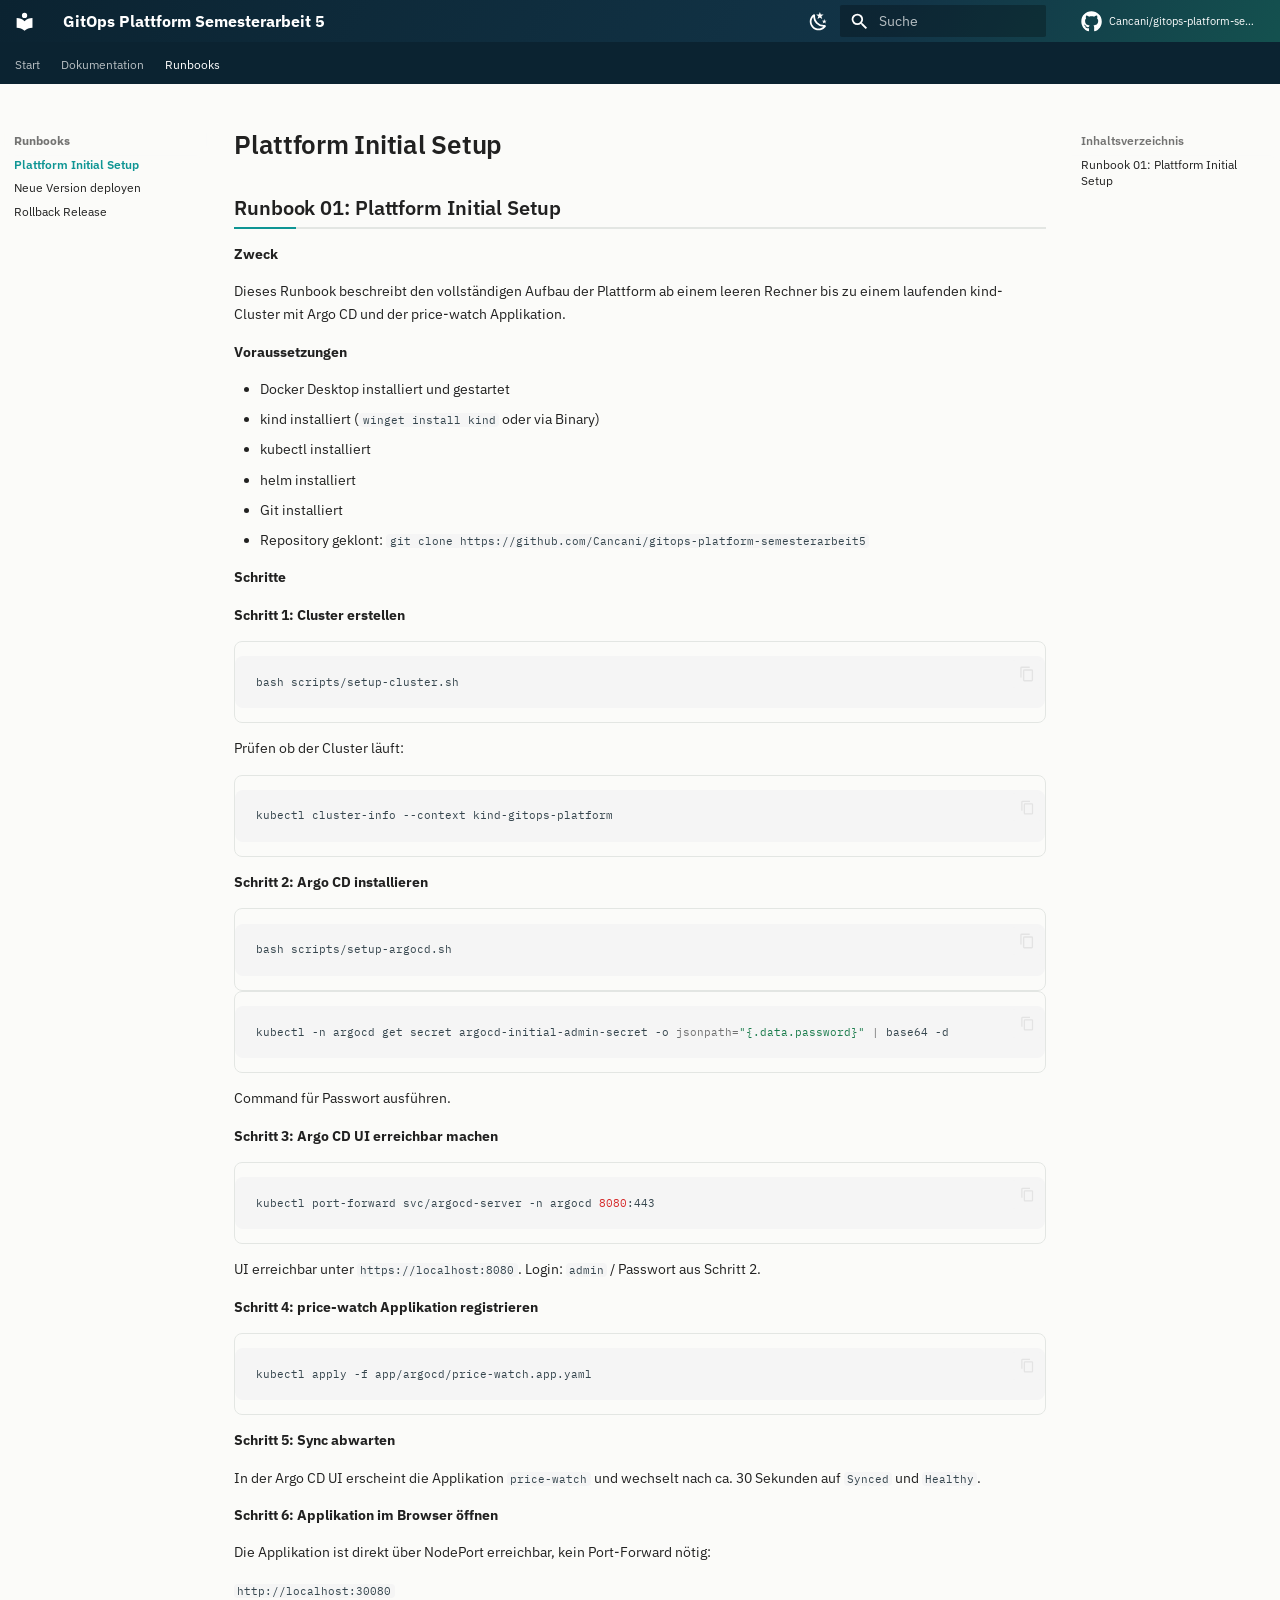
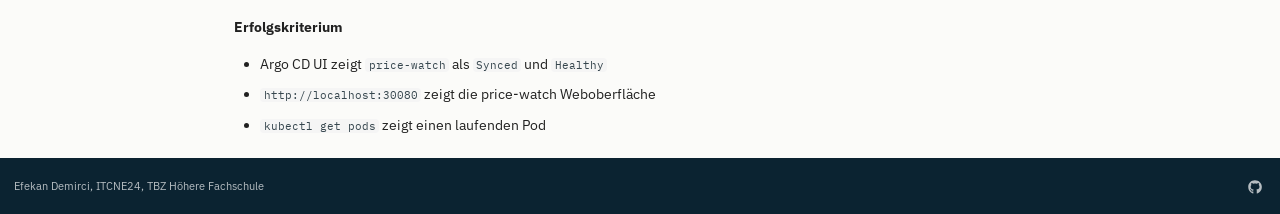
<file: runbooks/RB01_plattform_initial_setup/index.html>
<!doctype html>
<html lang="de" class="no-js">
  <head>
    
      <meta charset="utf-8">
      <meta name="viewport" content="width=device-width,initial-scale=1">
      
        <meta name="description" content="Aufbau einer GitOps basierten Kubernetes Plattform mit Preisüberwachungs WebApp">
      
      
        <meta name="author" content="Efekan Demirci">
      
      
        <link rel="canonical" href="https://cancani.com/gitops-platform-semesterarbeit5/runbooks/RB01_plattform_initial_setup/">
      
      
        <link rel="prev" href="../../dokumentation/">
      
      
        <link rel="next" href="../RB02_neue_version_deployen/">
      
      
        
      
      
      <link rel="icon" href="../../assets/images/favicon.png">
      <meta name="generator" content="mkdocs-1.6.1, mkdocs-material-9.7.1">
    
    
      
        <title>Plattform Initial Setup - GitOps Plattform Semesterarbeit 5</title>
      
    
    
      <link rel="stylesheet" href="../../assets/stylesheets/main.484c7ddc.min.css">
      
        
        <link rel="stylesheet" href="../../assets/stylesheets/palette.ab4e12ef.min.css">
      
      


    
    
      
    
    
      
        
        
        <link rel="preconnect" href="https://fonts.gstatic.com" crossorigin>
        <link rel="stylesheet" href="https://fonts.googleapis.com/css?family=IBM+Plex+Sans:300,300i,400,400i,700,700i%7CIBM+Plex+Mono:400,400i,700,700i&display=fallback">
        <style>:root{--md-text-font:"IBM Plex Sans";--md-code-font:"IBM Plex Mono"}</style>
      
    
    
      <link rel="stylesheet" href="../../stylesheets/style.css">
    
    <script>__md_scope=new URL("../..",location),__md_hash=e=>[...e].reduce(((e,_)=>(e<<5)-e+_.charCodeAt(0)),0),__md_get=(e,_=localStorage,t=__md_scope)=>JSON.parse(_.getItem(t.pathname+"."+e)),__md_set=(e,_,t=localStorage,a=__md_scope)=>{try{t.setItem(a.pathname+"."+e,JSON.stringify(_))}catch(e){}}</script>
    
      

    
    
  </head>
  
  
    
    
      
    
    
    
    
    <body dir="ltr" data-md-color-scheme="default" data-md-color-primary="custom" data-md-color-accent="custom">
  
    
    <input class="md-toggle" data-md-toggle="drawer" type="checkbox" id="__drawer" autocomplete="off">
    <input class="md-toggle" data-md-toggle="search" type="checkbox" id="__search" autocomplete="off">
    <label class="md-overlay" for="__drawer"></label>
    <div data-md-component="skip">
      
        
        <a href="#runbook-01-plattform-initial-setup" class="md-skip">
          Zum Inhalt
        </a>
      
    </div>
    <div data-md-component="announce">
      
    </div>
    
    
      

<header class="md-header" data-md-component="header">
  <nav class="md-header__inner md-grid" aria-label="Kopfzeile">
    <a href="../.." title="GitOps Plattform Semesterarbeit 5" class="md-header__button md-logo" aria-label="GitOps Plattform Semesterarbeit 5" data-md-component="logo">
      
  
  <svg xmlns="http://www.w3.org/2000/svg" viewBox="0 0 24 24"><path d="M12 8a3 3 0 0 0 3-3 3 3 0 0 0-3-3 3 3 0 0 0-3 3 3 3 0 0 0 3 3m0 3.54C9.64 9.35 6.5 8 3 8v11c3.5 0 6.64 1.35 9 3.54 2.36-2.19 5.5-3.54 9-3.54V8c-3.5 0-6.64 1.35-9 3.54"/></svg>

    </a>
    <label class="md-header__button md-icon" for="__drawer">
      
      <svg xmlns="http://www.w3.org/2000/svg" viewBox="0 0 24 24"><path d="M3 6h18v2H3zm0 5h18v2H3zm0 5h18v2H3z"/></svg>
    </label>
    <div class="md-header__title" data-md-component="header-title">
      <div class="md-header__ellipsis">
        <div class="md-header__topic">
          <span class="md-ellipsis">
            GitOps Plattform Semesterarbeit 5
          </span>
        </div>
        <div class="md-header__topic" data-md-component="header-topic">
          <span class="md-ellipsis">
            
              Plattform Initial Setup
            
          </span>
        </div>
      </div>
    </div>
    
      
        <form class="md-header__option" data-md-component="palette">
  
    
    
    
    <input class="md-option" data-md-color-media="(prefers-color-scheme: light)" data-md-color-scheme="default" data-md-color-primary="custom" data-md-color-accent="custom"  aria-label="Dark Mode aktivieren"  type="radio" name="__palette" id="__palette_0">
    
      <label class="md-header__button md-icon" title="Dark Mode aktivieren" for="__palette_1" hidden>
        <svg xmlns="http://www.w3.org/2000/svg" viewBox="0 0 24 24"><path d="m17.75 4.09-2.53 1.94.91 3.06-2.63-1.81-2.63 1.81.91-3.06-2.53-1.94L12.44 4l1.06-3 1.06 3zm3.5 6.91-1.64 1.25.59 1.98-1.7-1.17-1.7 1.17.59-1.98L15.75 11l2.06-.05L18.5 9l.69 1.95zm-2.28 4.95c.83-.08 1.72 1.1 1.19 1.85-.32.45-.66.87-1.08 1.27C15.17 23 8.84 23 4.94 19.07c-3.91-3.9-3.91-10.24 0-14.14.4-.4.82-.76 1.27-1.08.75-.53 1.93.36 1.85 1.19-.27 2.86.69 5.83 2.89 8.02a9.96 9.96 0 0 0 8.02 2.89m-1.64 2.02a12.08 12.08 0 0 1-7.8-3.47c-2.17-2.19-3.33-5-3.49-7.82-2.81 3.14-2.7 7.96.31 10.98 3.02 3.01 7.84 3.12 10.98.31"/></svg>
      </label>
    
  
    
    
    
    <input class="md-option" data-md-color-media="(prefers-color-scheme: dark)" data-md-color-scheme="slate" data-md-color-primary="custom" data-md-color-accent="custom"  aria-label="Light Mode aktivieren"  type="radio" name="__palette" id="__palette_1">
    
      <label class="md-header__button md-icon" title="Light Mode aktivieren" for="__palette_0" hidden>
        <svg xmlns="http://www.w3.org/2000/svg" viewBox="0 0 24 24"><path d="M12 7a5 5 0 0 1 5 5 5 5 0 0 1-5 5 5 5 0 0 1-5-5 5 5 0 0 1 5-5m0 2a3 3 0 0 0-3 3 3 3 0 0 0 3 3 3 3 0 0 0 3-3 3 3 0 0 0-3-3m0-7 2.39 3.42C13.65 5.15 12.84 5 12 5s-1.65.15-2.39.42zM3.34 7l4.16-.35A7.2 7.2 0 0 0 5.94 8.5c-.44.74-.69 1.5-.83 2.29zm.02 10 1.76-3.77a7.131 7.131 0 0 0 2.38 4.14zM20.65 7l-1.77 3.79a7.02 7.02 0 0 0-2.38-4.15zm-.01 10-4.14.36c.59-.51 1.12-1.14 1.54-1.86.42-.73.69-1.5.83-2.29zM12 22l-2.41-3.44c.74.27 1.55.44 2.41.44.82 0 1.63-.17 2.37-.44z"/></svg>
      </label>
    
  
</form>
      
    
    
      <script>var palette=__md_get("__palette");if(palette&&palette.color){if("(prefers-color-scheme)"===palette.color.media){var media=matchMedia("(prefers-color-scheme: light)"),input=document.querySelector(media.matches?"[data-md-color-media='(prefers-color-scheme: light)']":"[data-md-color-media='(prefers-color-scheme: dark)']");palette.color.media=input.getAttribute("data-md-color-media"),palette.color.scheme=input.getAttribute("data-md-color-scheme"),palette.color.primary=input.getAttribute("data-md-color-primary"),palette.color.accent=input.getAttribute("data-md-color-accent")}for(var[key,value]of Object.entries(palette.color))document.body.setAttribute("data-md-color-"+key,value)}</script>
    
    
    
      
      
        <label class="md-header__button md-icon" for="__search">
          
          <svg xmlns="http://www.w3.org/2000/svg" viewBox="0 0 24 24"><path d="M9.5 3A6.5 6.5 0 0 1 16 9.5c0 1.61-.59 3.09-1.56 4.23l.27.27h.79l5 5-1.5 1.5-5-5v-.79l-.27-.27A6.52 6.52 0 0 1 9.5 16 6.5 6.5 0 0 1 3 9.5 6.5 6.5 0 0 1 9.5 3m0 2C7 5 5 7 5 9.5S7 14 9.5 14 14 12 14 9.5 12 5 9.5 5"/></svg>
        </label>
        <div class="md-search" data-md-component="search" role="dialog">
  <label class="md-search__overlay" for="__search"></label>
  <div class="md-search__inner" role="search">
    <form class="md-search__form" name="search">
      <input type="text" class="md-search__input" name="query" aria-label="Suche" placeholder="Suche" autocapitalize="off" autocorrect="off" autocomplete="off" spellcheck="false" data-md-component="search-query" required>
      <label class="md-search__icon md-icon" for="__search">
        
        <svg xmlns="http://www.w3.org/2000/svg" viewBox="0 0 24 24"><path d="M9.5 3A6.5 6.5 0 0 1 16 9.5c0 1.61-.59 3.09-1.56 4.23l.27.27h.79l5 5-1.5 1.5-5-5v-.79l-.27-.27A6.52 6.52 0 0 1 9.5 16 6.5 6.5 0 0 1 3 9.5 6.5 6.5 0 0 1 9.5 3m0 2C7 5 5 7 5 9.5S7 14 9.5 14 14 12 14 9.5 12 5 9.5 5"/></svg>
        
        <svg xmlns="http://www.w3.org/2000/svg" viewBox="0 0 24 24"><path d="M20 11v2H8l5.5 5.5-1.42 1.42L4.16 12l7.92-7.92L13.5 5.5 8 11z"/></svg>
      </label>
      <nav class="md-search__options" aria-label="Suche">
        
        <button type="reset" class="md-search__icon md-icon" title="Zurücksetzen" aria-label="Zurücksetzen" tabindex="-1">
          
          <svg xmlns="http://www.w3.org/2000/svg" viewBox="0 0 24 24"><path d="M19 6.41 17.59 5 12 10.59 6.41 5 5 6.41 10.59 12 5 17.59 6.41 19 12 13.41 17.59 19 19 17.59 13.41 12z"/></svg>
        </button>
      </nav>
      
        <div class="md-search__suggest" data-md-component="search-suggest"></div>
      
    </form>
    <div class="md-search__output">
      <div class="md-search__scrollwrap" tabindex="0" data-md-scrollfix>
        <div class="md-search-result" data-md-component="search-result">
          <div class="md-search-result__meta">
            Suche wird initialisiert
          </div>
          <ol class="md-search-result__list" role="presentation"></ol>
        </div>
      </div>
    </div>
  </div>
</div>
      
    
    
      <div class="md-header__source">
        <a href="https://github.com/Cancani/gitops-platform-semesterarbeit5" title="Zum Repository" class="md-source" data-md-component="source">
  <div class="md-source__icon md-icon">
    
    <svg xmlns="http://www.w3.org/2000/svg" viewBox="0 0 512 512"><!--! Font Awesome Free 7.1.0 by @fontawesome - https://fontawesome.com License - https://fontawesome.com/license/free (Icons: CC BY 4.0, Fonts: SIL OFL 1.1, Code: MIT License) Copyright 2025 Fonticons, Inc.--><path d="M173.9 397.4c0 2-2.3 3.6-5.2 3.6-3.3.3-5.6-1.3-5.6-3.6 0-2 2.3-3.6 5.2-3.6 3-.3 5.6 1.3 5.6 3.6m-31.1-4.5c-.7 2 1.3 4.3 4.3 4.9 2.6 1 5.6 0 6.2-2s-1.3-4.3-4.3-5.2c-2.6-.7-5.5.3-6.2 2.3m44.2-1.7c-2.9.7-4.9 2.6-4.6 4.9.3 2 2.9 3.3 5.9 2.6 2.9-.7 4.9-2.6 4.6-4.6-.3-1.9-3-3.2-5.9-2.9M252.8 8C114.1 8 8 113.3 8 252c0 110.9 69.8 205.8 169.5 239.2 12.8 2.3 17.3-5.6 17.3-12.1 0-6.2-.3-40.4-.3-61.4 0 0-70 15-84.7-29.8 0 0-11.4-29.1-27.8-36.6 0 0-22.9-15.7 1.6-15.4 0 0 24.9 2 38.6 25.8 21.9 38.6 58.6 27.5 72.9 20.9 2.3-16 8.8-27.1 16-33.7-55.9-6.2-112.3-14.3-112.3-110.5 0-27.5 7.6-41.3 23.6-58.9-2.6-6.5-11.1-33.3 2.6-67.9 20.9-6.5 69 27 69 27 20-5.6 41.5-8.5 62.8-8.5s42.8 2.9 62.8 8.5c0 0 48.1-33.6 69-27 13.7 34.7 5.2 61.4 2.6 67.9 16 17.7 25.8 31.5 25.8 58.9 0 96.5-58.9 104.2-114.8 110.5 9.2 7.9 17 22.9 17 46.4 0 33.7-.3 75.4-.3 83.6 0 6.5 4.6 14.4 17.3 12.1C436.2 457.8 504 362.9 504 252 504 113.3 391.5 8 252.8 8M105.2 352.9c-1.3 1-1 3.3.7 5.2 1.6 1.6 3.9 2.3 5.2 1 1.3-1 1-3.3-.7-5.2-1.6-1.6-3.9-2.3-5.2-1m-10.8-8.1c-.7 1.3.3 2.9 2.3 3.9 1.6 1 3.6.7 4.3-.7.7-1.3-.3-2.9-2.3-3.9-2-.6-3.6-.3-4.3.7m32.4 35.6c-1.6 1.3-1 4.3 1.3 6.2 2.3 2.3 5.2 2.6 6.5 1 1.3-1.3.7-4.3-1.3-6.2-2.2-2.3-5.2-2.6-6.5-1m-11.4-14.7c-1.6 1-1.6 3.6 0 5.9s4.3 3.3 5.6 2.3c1.6-1.3 1.6-3.9 0-6.2-1.4-2.3-4-3.3-5.6-2"/></svg>
  </div>
  <div class="md-source__repository">
    Cancani/gitops-platform-semesterarbeit5
  </div>
</a>
      </div>
    
  </nav>
  
</header>
    
    <div class="md-container" data-md-component="container">
      
      
        
          
            
<nav class="md-tabs" aria-label="Hauptnavigation" data-md-component="tabs">
  <div class="md-grid">
    <ul class="md-tabs__list">
      
        
  
  
  
  
    <li class="md-tabs__item">
      <a href="../.." class="md-tabs__link">
        
  
  
    
  
  Start

      </a>
    </li>
  

      
        
  
  
  
  
    <li class="md-tabs__item">
      <a href="../../dokumentation/" class="md-tabs__link">
        
  
  
    
  
  Dokumentation

      </a>
    </li>
  

      
        
  
  
  
    
  
  
    
    
      <li class="md-tabs__item md-tabs__item--active">
        <a href="./" class="md-tabs__link">
          
  
  
    
  
  Runbooks

        </a>
      </li>
    
  

      
    </ul>
  </div>
</nav>
          
        
      
      <main class="md-main" data-md-component="main">
        <div class="md-main__inner md-grid">
          
            
              
              <div class="md-sidebar md-sidebar--primary" data-md-component="sidebar" data-md-type="navigation" >
                <div class="md-sidebar__scrollwrap">
                  <div class="md-sidebar__inner">
                    


  


<nav class="md-nav md-nav--primary md-nav--lifted" aria-label="Navigation" data-md-level="0">
  <label class="md-nav__title" for="__drawer">
    <a href="../.." title="GitOps Plattform Semesterarbeit 5" class="md-nav__button md-logo" aria-label="GitOps Plattform Semesterarbeit 5" data-md-component="logo">
      
  
  <svg xmlns="http://www.w3.org/2000/svg" viewBox="0 0 24 24"><path d="M12 8a3 3 0 0 0 3-3 3 3 0 0 0-3-3 3 3 0 0 0-3 3 3 3 0 0 0 3 3m0 3.54C9.64 9.35 6.5 8 3 8v11c3.5 0 6.64 1.35 9 3.54 2.36-2.19 5.5-3.54 9-3.54V8c-3.5 0-6.64 1.35-9 3.54"/></svg>

    </a>
    GitOps Plattform Semesterarbeit 5
  </label>
  
    <div class="md-nav__source">
      <a href="https://github.com/Cancani/gitops-platform-semesterarbeit5" title="Zum Repository" class="md-source" data-md-component="source">
  <div class="md-source__icon md-icon">
    
    <svg xmlns="http://www.w3.org/2000/svg" viewBox="0 0 512 512"><!--! Font Awesome Free 7.1.0 by @fontawesome - https://fontawesome.com License - https://fontawesome.com/license/free (Icons: CC BY 4.0, Fonts: SIL OFL 1.1, Code: MIT License) Copyright 2025 Fonticons, Inc.--><path d="M173.9 397.4c0 2-2.3 3.6-5.2 3.6-3.3.3-5.6-1.3-5.6-3.6 0-2 2.3-3.6 5.2-3.6 3-.3 5.6 1.3 5.6 3.6m-31.1-4.5c-.7 2 1.3 4.3 4.3 4.9 2.6 1 5.6 0 6.2-2s-1.3-4.3-4.3-5.2c-2.6-.7-5.5.3-6.2 2.3m44.2-1.7c-2.9.7-4.9 2.6-4.6 4.9.3 2 2.9 3.3 5.9 2.6 2.9-.7 4.9-2.6 4.6-4.6-.3-1.9-3-3.2-5.9-2.9M252.8 8C114.1 8 8 113.3 8 252c0 110.9 69.8 205.8 169.5 239.2 12.8 2.3 17.3-5.6 17.3-12.1 0-6.2-.3-40.4-.3-61.4 0 0-70 15-84.7-29.8 0 0-11.4-29.1-27.8-36.6 0 0-22.9-15.7 1.6-15.4 0 0 24.9 2 38.6 25.8 21.9 38.6 58.6 27.5 72.9 20.9 2.3-16 8.8-27.1 16-33.7-55.9-6.2-112.3-14.3-112.3-110.5 0-27.5 7.6-41.3 23.6-58.9-2.6-6.5-11.1-33.3 2.6-67.9 20.9-6.5 69 27 69 27 20-5.6 41.5-8.5 62.8-8.5s42.8 2.9 62.8 8.5c0 0 48.1-33.6 69-27 13.7 34.7 5.2 61.4 2.6 67.9 16 17.7 25.8 31.5 25.8 58.9 0 96.5-58.9 104.2-114.8 110.5 9.2 7.9 17 22.9 17 46.4 0 33.7-.3 75.4-.3 83.6 0 6.5 4.6 14.4 17.3 12.1C436.2 457.8 504 362.9 504 252 504 113.3 391.5 8 252.8 8M105.2 352.9c-1.3 1-1 3.3.7 5.2 1.6 1.6 3.9 2.3 5.2 1 1.3-1 1-3.3-.7-5.2-1.6-1.6-3.9-2.3-5.2-1m-10.8-8.1c-.7 1.3.3 2.9 2.3 3.9 1.6 1 3.6.7 4.3-.7.7-1.3-.3-2.9-2.3-3.9-2-.6-3.6-.3-4.3.7m32.4 35.6c-1.6 1.3-1 4.3 1.3 6.2 2.3 2.3 5.2 2.6 6.5 1 1.3-1.3.7-4.3-1.3-6.2-2.2-2.3-5.2-2.6-6.5-1m-11.4-14.7c-1.6 1-1.6 3.6 0 5.9s4.3 3.3 5.6 2.3c1.6-1.3 1.6-3.9 0-6.2-1.4-2.3-4-3.3-5.6-2"/></svg>
  </div>
  <div class="md-source__repository">
    Cancani/gitops-platform-semesterarbeit5
  </div>
</a>
    </div>
  
  <ul class="md-nav__list" data-md-scrollfix>
    
      
      
  
  
  
  
    <li class="md-nav__item">
      <a href="../.." class="md-nav__link">
        
  
  
  <span class="md-ellipsis">
    
  
    Start
  

    
  </span>
  
  

      </a>
    </li>
  

    
      
      
  
  
  
  
    <li class="md-nav__item">
      <a href="../../dokumentation/" class="md-nav__link">
        
  
  
  <span class="md-ellipsis">
    
  
    Dokumentation
  

    
  </span>
  
  

      </a>
    </li>
  

    
      
      
  
  
    
  
  
  
    
    
      
        
      
        
      
        
      
    
    
    
      
        
        
      
      
        
      
    
    
    <li class="md-nav__item md-nav__item--active md-nav__item--section md-nav__item--nested">
      
        
        
        <input class="md-nav__toggle md-toggle " type="checkbox" id="__nav_3" checked>
        
          
          <label class="md-nav__link" for="__nav_3" id="__nav_3_label" tabindex="">
            
  
  
  <span class="md-ellipsis">
    
  
    Runbooks
  

    
  </span>
  
  

            <span class="md-nav__icon md-icon"></span>
          </label>
        
        <nav class="md-nav" data-md-level="1" aria-labelledby="__nav_3_label" aria-expanded="true">
          <label class="md-nav__title" for="__nav_3">
            <span class="md-nav__icon md-icon"></span>
            
  
    Runbooks
  

          </label>
          <ul class="md-nav__list" data-md-scrollfix>
            
              
                
  
  
    
  
  
  
    <li class="md-nav__item md-nav__item--active">
      
      <input class="md-nav__toggle md-toggle" type="checkbox" id="__toc">
      
      
      
        <label class="md-nav__link md-nav__link--active" for="__toc">
          
  
  
  <span class="md-ellipsis">
    
  
    Plattform Initial Setup
  

    
  </span>
  
  

          <span class="md-nav__icon md-icon"></span>
        </label>
      
      <a href="./" class="md-nav__link md-nav__link--active">
        
  
  
  <span class="md-ellipsis">
    
  
    Plattform Initial Setup
  

    
  </span>
  
  

      </a>
      
        

<nav class="md-nav md-nav--secondary" aria-label="Inhaltsverzeichnis">
  
  
  
  
    <label class="md-nav__title" for="__toc">
      <span class="md-nav__icon md-icon"></span>
      Inhaltsverzeichnis
    </label>
    <ul class="md-nav__list" data-md-component="toc" data-md-scrollfix>
      
        <li class="md-nav__item">
  <a href="#runbook-01-plattform-initial-setup" class="md-nav__link">
    <span class="md-ellipsis">
      
        Runbook 01: Plattform Initial Setup
      
    </span>
  </a>
  
</li>
      
    </ul>
  
</nav>
      
    </li>
  

              
            
              
                
  
  
  
  
    <li class="md-nav__item">
      <a href="../RB02_neue_version_deployen/" class="md-nav__link">
        
  
  
  <span class="md-ellipsis">
    
  
    Neue Version deployen
  

    
  </span>
  
  

      </a>
    </li>
  

              
            
              
                
  
  
  
  
    <li class="md-nav__item">
      <a href="../RB03_rollback_release/" class="md-nav__link">
        
  
  
  <span class="md-ellipsis">
    
  
    Rollback Release
  

    
  </span>
  
  

      </a>
    </li>
  

              
            
          </ul>
        </nav>
      
    </li>
  

    
  </ul>
</nav>
                  </div>
                </div>
              </div>
            
            
              
              <div class="md-sidebar md-sidebar--secondary" data-md-component="sidebar" data-md-type="toc" >
                <div class="md-sidebar__scrollwrap">
                  <div class="md-sidebar__inner">
                    

<nav class="md-nav md-nav--secondary" aria-label="Inhaltsverzeichnis">
  
  
  
  
    <label class="md-nav__title" for="__toc">
      <span class="md-nav__icon md-icon"></span>
      Inhaltsverzeichnis
    </label>
    <ul class="md-nav__list" data-md-component="toc" data-md-scrollfix>
      
        <li class="md-nav__item">
  <a href="#runbook-01-plattform-initial-setup" class="md-nav__link">
    <span class="md-ellipsis">
      
        Runbook 01: Plattform Initial Setup
      
    </span>
  </a>
  
</li>
      
    </ul>
  
</nav>
                  </div>
                </div>
              </div>
            
          
          
            <div class="md-content" data-md-component="content">
              
              <article class="md-content__inner md-typeset">
                
                  


  
  


  <h1>Plattform Initial Setup</h1>

<h2 id="runbook-01-plattform-initial-setup">Runbook 01: Plattform Initial Setup<a class="headerlink" href="#runbook-01-plattform-initial-setup" title="Permanent link">&para;</a></h2>
<p><strong>Zweck</strong></p>
<p>Dieses Runbook beschreibt den vollständigen Aufbau der Plattform ab einem leeren Rechner
bis zu einem laufenden kind-Cluster mit Argo CD und der price-watch Applikation.</p>
<p><strong>Voraussetzungen</strong></p>
<ul>
<li>Docker Desktop installiert und gestartet</li>
<li>kind installiert (<code>winget install kind</code> oder via Binary)</li>
<li>kubectl installiert</li>
<li>helm installiert</li>
<li>Git installiert</li>
<li>Repository geklont: <code>git clone https://github.com/Cancani/gitops-platform-semesterarbeit5</code></li>
</ul>
<p><strong>Schritte</strong></p>
<p><strong>Schritt 1: Cluster erstellen</strong></p>
<div class="language-bash highlight"><pre><span></span><code><span id="__span-0-1"><a id="__codelineno-0-1" name="__codelineno-0-1" href="#__codelineno-0-1"></a>bash<span class="w"> </span>scripts/setup-cluster.sh
</span></code></pre></div>
<p>Prüfen ob der Cluster läuft:</p>
<div class="language-bash highlight"><pre><span></span><code><span id="__span-1-1"><a id="__codelineno-1-1" name="__codelineno-1-1" href="#__codelineno-1-1"></a>kubectl<span class="w"> </span>cluster-info<span class="w"> </span>--context<span class="w"> </span>kind-gitops-platform
</span></code></pre></div>
<p><strong>Schritt 2: Argo CD installieren</strong></p>
<div class="language-bash highlight"><pre><span></span><code><span id="__span-2-1"><a id="__codelineno-2-1" name="__codelineno-2-1" href="#__codelineno-2-1"></a>bash<span class="w"> </span>scripts/setup-argocd.sh
</span></code></pre></div>
<div class="language-bash highlight"><pre><span></span><code><span id="__span-3-1"><a id="__codelineno-3-1" name="__codelineno-3-1" href="#__codelineno-3-1"></a>kubectl<span class="w"> </span>-n<span class="w"> </span>argocd<span class="w"> </span>get<span class="w"> </span>secret<span class="w"> </span>argocd-initial-admin-secret<span class="w"> </span>-o<span class="w"> </span><span class="nv">jsonpath</span><span class="o">=</span><span class="s2">&quot;{.data.password}&quot;</span><span class="w"> </span><span class="p">|</span><span class="w"> </span>base64<span class="w"> </span>-d
</span></code></pre></div>
<p>Command für Passwort ausführen.</p>
<p><strong>Schritt 3: Argo CD UI erreichbar machen</strong></p>
<div class="language-bash highlight"><pre><span></span><code><span id="__span-4-1"><a id="__codelineno-4-1" name="__codelineno-4-1" href="#__codelineno-4-1"></a>kubectl<span class="w"> </span>port-forward<span class="w"> </span>svc/argocd-server<span class="w"> </span>-n<span class="w"> </span>argocd<span class="w"> </span><span class="m">8080</span>:443
</span></code></pre></div>
<p>UI erreichbar unter <code>https://localhost:8080</code>. Login: <code>admin</code> / Passwort aus Schritt 2.</p>
<p><strong>Schritt 4: price-watch Applikation registrieren</strong></p>
<div class="language-bash highlight"><pre><span></span><code><span id="__span-5-1"><a id="__codelineno-5-1" name="__codelineno-5-1" href="#__codelineno-5-1"></a>kubectl<span class="w"> </span>apply<span class="w"> </span>-f<span class="w"> </span>app/argocd/price-watch.app.yaml
</span></code></pre></div>
<p><strong>Schritt 5: Sync abwarten</strong></p>
<p>In der Argo CD UI erscheint die Applikation <code>price-watch</code> und wechselt nach ca. 30 Sekunden
auf <code>Synced</code> und <code>Healthy</code>.</p>
<p><strong>Schritt 6: Applikation im Browser öffnen</strong></p>
<p>Die Applikation ist direkt über NodePort erreichbar, kein Port-Forward nötig:</p>
<p><code>http://localhost:30080</code></p>
<p><strong>Erfolgskriterium</strong></p>
<ul>
<li>Argo CD UI zeigt <code>price-watch</code> als <code>Synced</code> und <code>Healthy</code></li>
<li><code>http://localhost:30080</code> zeigt die price-watch Weboberfläche</li>
<li><code>kubectl get pods</code> zeigt einen laufenden Pod</li>
</ul>












                
              </article>
            </div>
          
          
  <script>var tabs=__md_get("__tabs");if(Array.isArray(tabs))e:for(var set of document.querySelectorAll(".tabbed-set")){var labels=set.querySelector(".tabbed-labels");for(var tab of tabs)for(var label of labels.getElementsByTagName("label"))if(label.innerText.trim()===tab){var input=document.getElementById(label.htmlFor);input.checked=!0;continue e}}</script>

<script>var target=document.getElementById(location.hash.slice(1));target&&target.name&&(target.checked=target.name.startsWith("__tabbed_"))</script>
        </div>
        
          <button type="button" class="md-top md-icon" data-md-component="top" hidden>
  
  <svg xmlns="http://www.w3.org/2000/svg" viewBox="0 0 24 24"><path d="M13 20h-2V8l-5.5 5.5-1.42-1.42L12 4.16l7.92 7.92-1.42 1.42L13 8z"/></svg>
  Zurück zum Seitenanfang
</button>
        
      </main>
      
        <footer class="md-footer">
  
  <div class="md-footer-meta md-typeset">
    <div class="md-footer-meta__inner md-grid">
      <div class="md-copyright">
  
    <div class="md-copyright__highlight">
      Efekan Demirci, ITCNE24, TBZ Höhere Fachschule
    </div>
  
  
</div>
      
        
<div class="md-social">
  
    
    
    
    
      
      
    
    <a href="https://github.com/Cancani" target="_blank" rel="noopener" title="github.com" class="md-social__link">
      <svg xmlns="http://www.w3.org/2000/svg" viewBox="0 0 512 512"><!--! Font Awesome Free 7.1.0 by @fontawesome - https://fontawesome.com License - https://fontawesome.com/license/free (Icons: CC BY 4.0, Fonts: SIL OFL 1.1, Code: MIT License) Copyright 2025 Fonticons, Inc.--><path d="M173.9 397.4c0 2-2.3 3.6-5.2 3.6-3.3.3-5.6-1.3-5.6-3.6 0-2 2.3-3.6 5.2-3.6 3-.3 5.6 1.3 5.6 3.6m-31.1-4.5c-.7 2 1.3 4.3 4.3 4.9 2.6 1 5.6 0 6.2-2s-1.3-4.3-4.3-5.2c-2.6-.7-5.5.3-6.2 2.3m44.2-1.7c-2.9.7-4.9 2.6-4.6 4.9.3 2 2.9 3.3 5.9 2.6 2.9-.7 4.9-2.6 4.6-4.6-.3-1.9-3-3.2-5.9-2.9M252.8 8C114.1 8 8 113.3 8 252c0 110.9 69.8 205.8 169.5 239.2 12.8 2.3 17.3-5.6 17.3-12.1 0-6.2-.3-40.4-.3-61.4 0 0-70 15-84.7-29.8 0 0-11.4-29.1-27.8-36.6 0 0-22.9-15.7 1.6-15.4 0 0 24.9 2 38.6 25.8 21.9 38.6 58.6 27.5 72.9 20.9 2.3-16 8.8-27.1 16-33.7-55.9-6.2-112.3-14.3-112.3-110.5 0-27.5 7.6-41.3 23.6-58.9-2.6-6.5-11.1-33.3 2.6-67.9 20.9-6.5 69 27 69 27 20-5.6 41.5-8.5 62.8-8.5s42.8 2.9 62.8 8.5c0 0 48.1-33.6 69-27 13.7 34.7 5.2 61.4 2.6 67.9 16 17.7 25.8 31.5 25.8 58.9 0 96.5-58.9 104.2-114.8 110.5 9.2 7.9 17 22.9 17 46.4 0 33.7-.3 75.4-.3 83.6 0 6.5 4.6 14.4 17.3 12.1C436.2 457.8 504 362.9 504 252 504 113.3 391.5 8 252.8 8M105.2 352.9c-1.3 1-1 3.3.7 5.2 1.6 1.6 3.9 2.3 5.2 1 1.3-1 1-3.3-.7-5.2-1.6-1.6-3.9-2.3-5.2-1m-10.8-8.1c-.7 1.3.3 2.9 2.3 3.9 1.6 1 3.6.7 4.3-.7.7-1.3-.3-2.9-2.3-3.9-2-.6-3.6-.3-4.3.7m32.4 35.6c-1.6 1.3-1 4.3 1.3 6.2 2.3 2.3 5.2 2.6 6.5 1 1.3-1.3.7-4.3-1.3-6.2-2.2-2.3-5.2-2.6-6.5-1m-11.4-14.7c-1.6 1-1.6 3.6 0 5.9s4.3 3.3 5.6 2.3c1.6-1.3 1.6-3.9 0-6.2-1.4-2.3-4-3.3-5.6-2"/></svg>
    </a>
  
</div>
      
    </div>
  </div>
</footer>
      
    </div>
    <div class="md-dialog" data-md-component="dialog">
      <div class="md-dialog__inner md-typeset"></div>
    </div>
    
    
    
      
      
      <script id="__config" type="application/json">{"annotate": null, "base": "../..", "features": ["navigation.tabs", "navigation.sections", "navigation.top", "navigation.tracking", "navigation.indexes", "navigation.instant", "toc.follow", "search.suggest", "search.highlight", "content.code.copy", "content.code.annotate", "content.tabs.link"], "search": "../../assets/javascripts/workers/search.2c215733.min.js", "tags": null, "translations": {"clipboard.copied": "In Zwischenablage kopiert", "clipboard.copy": "In Zwischenablage kopieren", "search.result.more.one": "1 weiteres Suchergebnis auf dieser Seite", "search.result.more.other": "# weitere Suchergebnisse auf dieser Seite", "search.result.none": "Keine Suchergebnisse", "search.result.one": "1 Suchergebnis", "search.result.other": "# Suchergebnisse", "search.result.placeholder": "Suchbegriff eingeben", "search.result.term.missing": "Es fehlt", "select.version": "Version ausw\u00e4hlen"}, "version": null}</script>
    
    
      <script src="../../assets/javascripts/bundle.79ae519e.min.js"></script>
      
    
  </body>
</html>
</file>
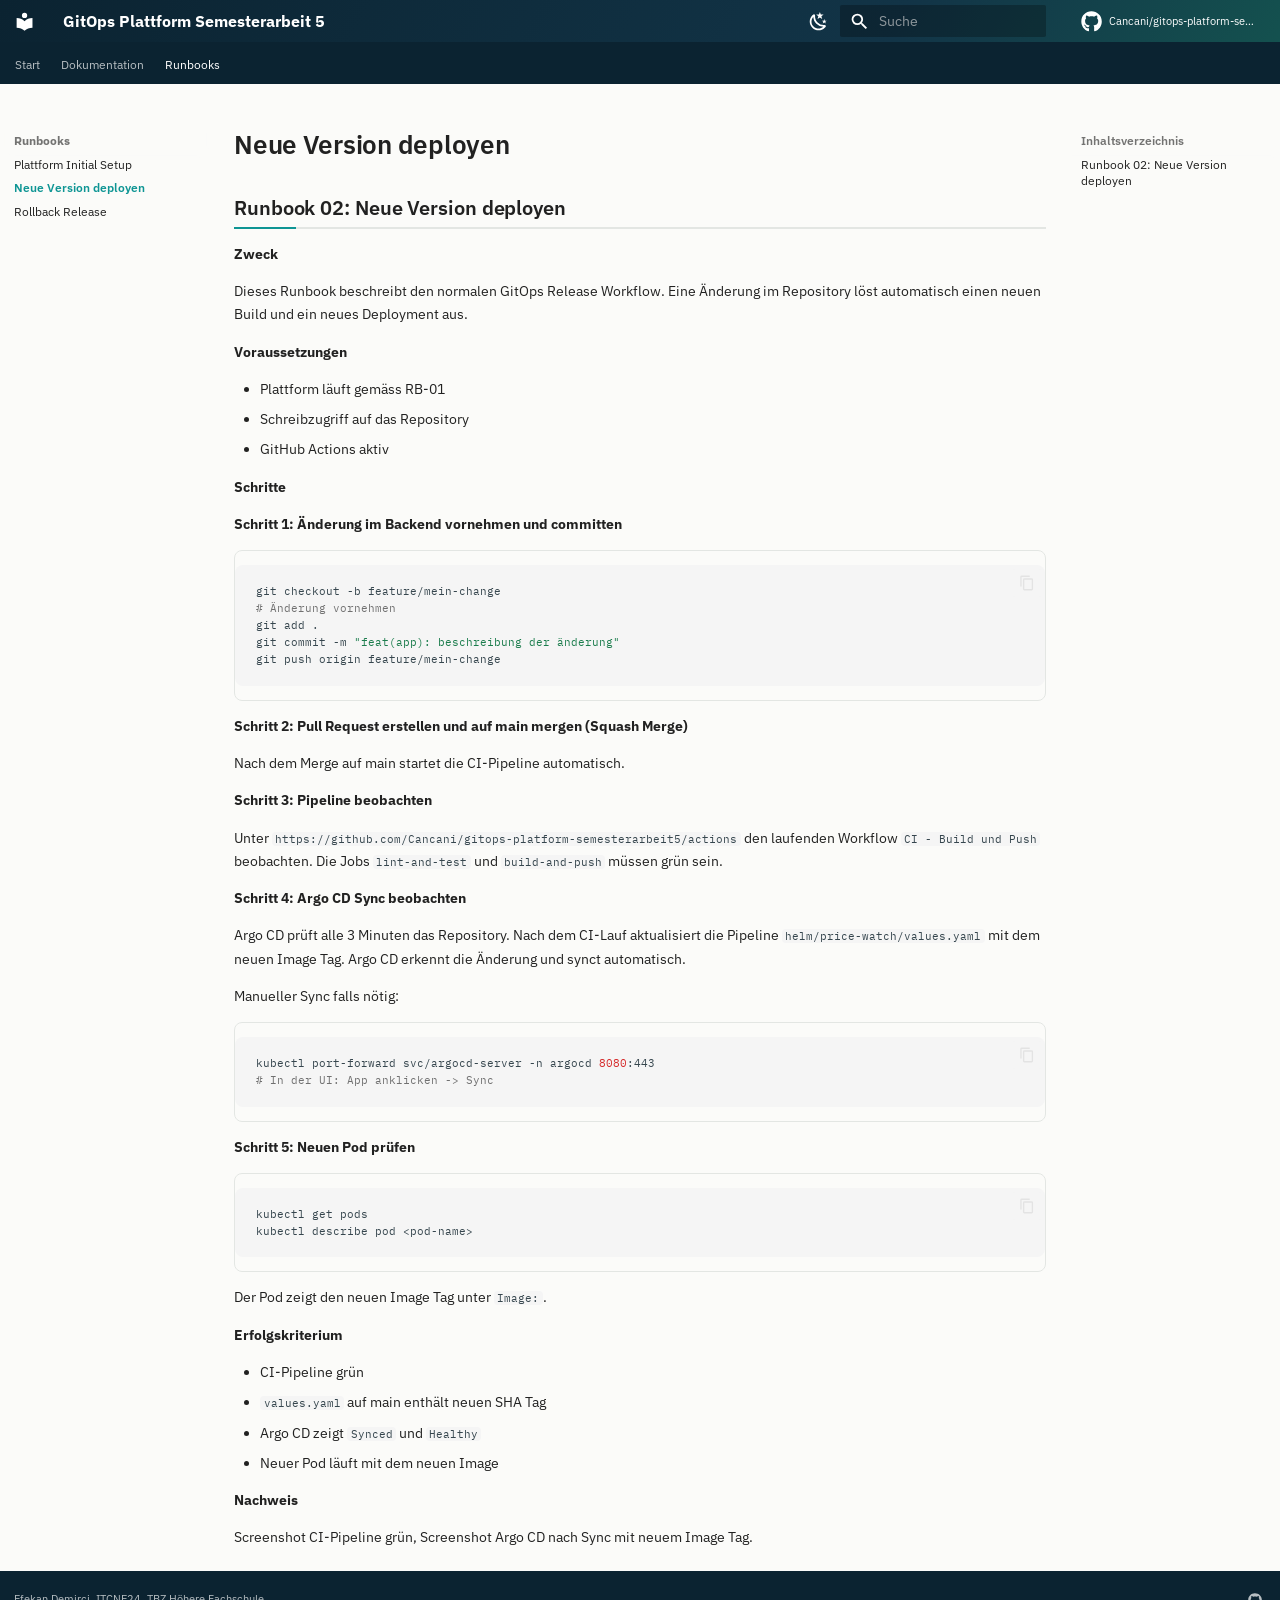
<file: runbooks/RB02_neue_version_deployen/index.html>
<!doctype html>
<html lang="de" class="no-js">
  <head>
    
      <meta charset="utf-8">
      <meta name="viewport" content="width=device-width,initial-scale=1">
      
        <meta name="description" content="Aufbau einer GitOps basierten Kubernetes Plattform mit Preisüberwachungs WebApp">
      
      
        <meta name="author" content="Efekan Demirci">
      
      
        <link rel="canonical" href="https://cancani.com/gitops-platform-semesterarbeit5/runbooks/RB02_neue_version_deployen/">
      
      
        <link rel="prev" href="../RB01_plattform_initial_setup/">
      
      
        <link rel="next" href="../RB03_rollback_release/">
      
      
        
      
      
      <link rel="icon" href="../../assets/images/favicon.png">
      <meta name="generator" content="mkdocs-1.6.1, mkdocs-material-9.7.1">
    
    
      
        <title>Neue Version deployen - GitOps Plattform Semesterarbeit 5</title>
      
    
    
      <link rel="stylesheet" href="../../assets/stylesheets/main.484c7ddc.min.css">
      
        
        <link rel="stylesheet" href="../../assets/stylesheets/palette.ab4e12ef.min.css">
      
      


    
    
      
    
    
      
        
        
        <link rel="preconnect" href="https://fonts.gstatic.com" crossorigin>
        <link rel="stylesheet" href="https://fonts.googleapis.com/css?family=IBM+Plex+Sans:300,300i,400,400i,700,700i%7CIBM+Plex+Mono:400,400i,700,700i&display=fallback">
        <style>:root{--md-text-font:"IBM Plex Sans";--md-code-font:"IBM Plex Mono"}</style>
      
    
    
      <link rel="stylesheet" href="../../stylesheets/style.css">
    
    <script>__md_scope=new URL("../..",location),__md_hash=e=>[...e].reduce(((e,_)=>(e<<5)-e+_.charCodeAt(0)),0),__md_get=(e,_=localStorage,t=__md_scope)=>JSON.parse(_.getItem(t.pathname+"."+e)),__md_set=(e,_,t=localStorage,a=__md_scope)=>{try{t.setItem(a.pathname+"."+e,JSON.stringify(_))}catch(e){}}</script>
    
      

    
    
  </head>
  
  
    
    
      
    
    
    
    
    <body dir="ltr" data-md-color-scheme="default" data-md-color-primary="custom" data-md-color-accent="custom">
  
    
    <input class="md-toggle" data-md-toggle="drawer" type="checkbox" id="__drawer" autocomplete="off">
    <input class="md-toggle" data-md-toggle="search" type="checkbox" id="__search" autocomplete="off">
    <label class="md-overlay" for="__drawer"></label>
    <div data-md-component="skip">
      
        
        <a href="#runbook-02-neue-version-deployen" class="md-skip">
          Zum Inhalt
        </a>
      
    </div>
    <div data-md-component="announce">
      
    </div>
    
    
      

<header class="md-header" data-md-component="header">
  <nav class="md-header__inner md-grid" aria-label="Kopfzeile">
    <a href="../.." title="GitOps Plattform Semesterarbeit 5" class="md-header__button md-logo" aria-label="GitOps Plattform Semesterarbeit 5" data-md-component="logo">
      
  
  <svg xmlns="http://www.w3.org/2000/svg" viewBox="0 0 24 24"><path d="M12 8a3 3 0 0 0 3-3 3 3 0 0 0-3-3 3 3 0 0 0-3 3 3 3 0 0 0 3 3m0 3.54C9.64 9.35 6.5 8 3 8v11c3.5 0 6.64 1.35 9 3.54 2.36-2.19 5.5-3.54 9-3.54V8c-3.5 0-6.64 1.35-9 3.54"/></svg>

    </a>
    <label class="md-header__button md-icon" for="__drawer">
      
      <svg xmlns="http://www.w3.org/2000/svg" viewBox="0 0 24 24"><path d="M3 6h18v2H3zm0 5h18v2H3zm0 5h18v2H3z"/></svg>
    </label>
    <div class="md-header__title" data-md-component="header-title">
      <div class="md-header__ellipsis">
        <div class="md-header__topic">
          <span class="md-ellipsis">
            GitOps Plattform Semesterarbeit 5
          </span>
        </div>
        <div class="md-header__topic" data-md-component="header-topic">
          <span class="md-ellipsis">
            
              Neue Version deployen
            
          </span>
        </div>
      </div>
    </div>
    
      
        <form class="md-header__option" data-md-component="palette">
  
    
    
    
    <input class="md-option" data-md-color-media="(prefers-color-scheme: light)" data-md-color-scheme="default" data-md-color-primary="custom" data-md-color-accent="custom"  aria-label="Dark Mode aktivieren"  type="radio" name="__palette" id="__palette_0">
    
      <label class="md-header__button md-icon" title="Dark Mode aktivieren" for="__palette_1" hidden>
        <svg xmlns="http://www.w3.org/2000/svg" viewBox="0 0 24 24"><path d="m17.75 4.09-2.53 1.94.91 3.06-2.63-1.81-2.63 1.81.91-3.06-2.53-1.94L12.44 4l1.06-3 1.06 3zm3.5 6.91-1.64 1.25.59 1.98-1.7-1.17-1.7 1.17.59-1.98L15.75 11l2.06-.05L18.5 9l.69 1.95zm-2.28 4.95c.83-.08 1.72 1.1 1.19 1.85-.32.45-.66.87-1.08 1.27C15.17 23 8.84 23 4.94 19.07c-3.91-3.9-3.91-10.24 0-14.14.4-.4.82-.76 1.27-1.08.75-.53 1.93.36 1.85 1.19-.27 2.86.69 5.83 2.89 8.02a9.96 9.96 0 0 0 8.02 2.89m-1.64 2.02a12.08 12.08 0 0 1-7.8-3.47c-2.17-2.19-3.33-5-3.49-7.82-2.81 3.14-2.7 7.96.31 10.98 3.02 3.01 7.84 3.12 10.98.31"/></svg>
      </label>
    
  
    
    
    
    <input class="md-option" data-md-color-media="(prefers-color-scheme: dark)" data-md-color-scheme="slate" data-md-color-primary="custom" data-md-color-accent="custom"  aria-label="Light Mode aktivieren"  type="radio" name="__palette" id="__palette_1">
    
      <label class="md-header__button md-icon" title="Light Mode aktivieren" for="__palette_0" hidden>
        <svg xmlns="http://www.w3.org/2000/svg" viewBox="0 0 24 24"><path d="M12 7a5 5 0 0 1 5 5 5 5 0 0 1-5 5 5 5 0 0 1-5-5 5 5 0 0 1 5-5m0 2a3 3 0 0 0-3 3 3 3 0 0 0 3 3 3 3 0 0 0 3-3 3 3 0 0 0-3-3m0-7 2.39 3.42C13.65 5.15 12.84 5 12 5s-1.65.15-2.39.42zM3.34 7l4.16-.35A7.2 7.2 0 0 0 5.94 8.5c-.44.74-.69 1.5-.83 2.29zm.02 10 1.76-3.77a7.131 7.131 0 0 0 2.38 4.14zM20.65 7l-1.77 3.79a7.02 7.02 0 0 0-2.38-4.15zm-.01 10-4.14.36c.59-.51 1.12-1.14 1.54-1.86.42-.73.69-1.5.83-2.29zM12 22l-2.41-3.44c.74.27 1.55.44 2.41.44.82 0 1.63-.17 2.37-.44z"/></svg>
      </label>
    
  
</form>
      
    
    
      <script>var palette=__md_get("__palette");if(palette&&palette.color){if("(prefers-color-scheme)"===palette.color.media){var media=matchMedia("(prefers-color-scheme: light)"),input=document.querySelector(media.matches?"[data-md-color-media='(prefers-color-scheme: light)']":"[data-md-color-media='(prefers-color-scheme: dark)']");palette.color.media=input.getAttribute("data-md-color-media"),palette.color.scheme=input.getAttribute("data-md-color-scheme"),palette.color.primary=input.getAttribute("data-md-color-primary"),palette.color.accent=input.getAttribute("data-md-color-accent")}for(var[key,value]of Object.entries(palette.color))document.body.setAttribute("data-md-color-"+key,value)}</script>
    
    
    
      
      
        <label class="md-header__button md-icon" for="__search">
          
          <svg xmlns="http://www.w3.org/2000/svg" viewBox="0 0 24 24"><path d="M9.5 3A6.5 6.5 0 0 1 16 9.5c0 1.61-.59 3.09-1.56 4.23l.27.27h.79l5 5-1.5 1.5-5-5v-.79l-.27-.27A6.52 6.52 0 0 1 9.5 16 6.5 6.5 0 0 1 3 9.5 6.5 6.5 0 0 1 9.5 3m0 2C7 5 5 7 5 9.5S7 14 9.5 14 14 12 14 9.5 12 5 9.5 5"/></svg>
        </label>
        <div class="md-search" data-md-component="search" role="dialog">
  <label class="md-search__overlay" for="__search"></label>
  <div class="md-search__inner" role="search">
    <form class="md-search__form" name="search">
      <input type="text" class="md-search__input" name="query" aria-label="Suche" placeholder="Suche" autocapitalize="off" autocorrect="off" autocomplete="off" spellcheck="false" data-md-component="search-query" required>
      <label class="md-search__icon md-icon" for="__search">
        
        <svg xmlns="http://www.w3.org/2000/svg" viewBox="0 0 24 24"><path d="M9.5 3A6.5 6.5 0 0 1 16 9.5c0 1.61-.59 3.09-1.56 4.23l.27.27h.79l5 5-1.5 1.5-5-5v-.79l-.27-.27A6.52 6.52 0 0 1 9.5 16 6.5 6.5 0 0 1 3 9.5 6.5 6.5 0 0 1 9.5 3m0 2C7 5 5 7 5 9.5S7 14 9.5 14 14 12 14 9.5 12 5 9.5 5"/></svg>
        
        <svg xmlns="http://www.w3.org/2000/svg" viewBox="0 0 24 24"><path d="M20 11v2H8l5.5 5.5-1.42 1.42L4.16 12l7.92-7.92L13.5 5.5 8 11z"/></svg>
      </label>
      <nav class="md-search__options" aria-label="Suche">
        
        <button type="reset" class="md-search__icon md-icon" title="Zurücksetzen" aria-label="Zurücksetzen" tabindex="-1">
          
          <svg xmlns="http://www.w3.org/2000/svg" viewBox="0 0 24 24"><path d="M19 6.41 17.59 5 12 10.59 6.41 5 5 6.41 10.59 12 5 17.59 6.41 19 12 13.41 17.59 19 19 17.59 13.41 12z"/></svg>
        </button>
      </nav>
      
        <div class="md-search__suggest" data-md-component="search-suggest"></div>
      
    </form>
    <div class="md-search__output">
      <div class="md-search__scrollwrap" tabindex="0" data-md-scrollfix>
        <div class="md-search-result" data-md-component="search-result">
          <div class="md-search-result__meta">
            Suche wird initialisiert
          </div>
          <ol class="md-search-result__list" role="presentation"></ol>
        </div>
      </div>
    </div>
  </div>
</div>
      
    
    
      <div class="md-header__source">
        <a href="https://github.com/Cancani/gitops-platform-semesterarbeit5" title="Zum Repository" class="md-source" data-md-component="source">
  <div class="md-source__icon md-icon">
    
    <svg xmlns="http://www.w3.org/2000/svg" viewBox="0 0 512 512"><!--! Font Awesome Free 7.1.0 by @fontawesome - https://fontawesome.com License - https://fontawesome.com/license/free (Icons: CC BY 4.0, Fonts: SIL OFL 1.1, Code: MIT License) Copyright 2025 Fonticons, Inc.--><path d="M173.9 397.4c0 2-2.3 3.6-5.2 3.6-3.3.3-5.6-1.3-5.6-3.6 0-2 2.3-3.6 5.2-3.6 3-.3 5.6 1.3 5.6 3.6m-31.1-4.5c-.7 2 1.3 4.3 4.3 4.9 2.6 1 5.6 0 6.2-2s-1.3-4.3-4.3-5.2c-2.6-.7-5.5.3-6.2 2.3m44.2-1.7c-2.9.7-4.9 2.6-4.6 4.9.3 2 2.9 3.3 5.9 2.6 2.9-.7 4.9-2.6 4.6-4.6-.3-1.9-3-3.2-5.9-2.9M252.8 8C114.1 8 8 113.3 8 252c0 110.9 69.8 205.8 169.5 239.2 12.8 2.3 17.3-5.6 17.3-12.1 0-6.2-.3-40.4-.3-61.4 0 0-70 15-84.7-29.8 0 0-11.4-29.1-27.8-36.6 0 0-22.9-15.7 1.6-15.4 0 0 24.9 2 38.6 25.8 21.9 38.6 58.6 27.5 72.9 20.9 2.3-16 8.8-27.1 16-33.7-55.9-6.2-112.3-14.3-112.3-110.5 0-27.5 7.6-41.3 23.6-58.9-2.6-6.5-11.1-33.3 2.6-67.9 20.9-6.5 69 27 69 27 20-5.6 41.5-8.5 62.8-8.5s42.8 2.9 62.8 8.5c0 0 48.1-33.6 69-27 13.7 34.7 5.2 61.4 2.6 67.9 16 17.7 25.8 31.5 25.8 58.9 0 96.5-58.9 104.2-114.8 110.5 9.2 7.9 17 22.9 17 46.4 0 33.7-.3 75.4-.3 83.6 0 6.5 4.6 14.4 17.3 12.1C436.2 457.8 504 362.9 504 252 504 113.3 391.5 8 252.8 8M105.2 352.9c-1.3 1-1 3.3.7 5.2 1.6 1.6 3.9 2.3 5.2 1 1.3-1 1-3.3-.7-5.2-1.6-1.6-3.9-2.3-5.2-1m-10.8-8.1c-.7 1.3.3 2.9 2.3 3.9 1.6 1 3.6.7 4.3-.7.7-1.3-.3-2.9-2.3-3.9-2-.6-3.6-.3-4.3.7m32.4 35.6c-1.6 1.3-1 4.3 1.3 6.2 2.3 2.3 5.2 2.6 6.5 1 1.3-1.3.7-4.3-1.3-6.2-2.2-2.3-5.2-2.6-6.5-1m-11.4-14.7c-1.6 1-1.6 3.6 0 5.9s4.3 3.3 5.6 2.3c1.6-1.3 1.6-3.9 0-6.2-1.4-2.3-4-3.3-5.6-2"/></svg>
  </div>
  <div class="md-source__repository">
    Cancani/gitops-platform-semesterarbeit5
  </div>
</a>
      </div>
    
  </nav>
  
</header>
    
    <div class="md-container" data-md-component="container">
      
      
        
          
            
<nav class="md-tabs" aria-label="Hauptnavigation" data-md-component="tabs">
  <div class="md-grid">
    <ul class="md-tabs__list">
      
        
  
  
  
  
    <li class="md-tabs__item">
      <a href="../.." class="md-tabs__link">
        
  
  
    
  
  Start

      </a>
    </li>
  

      
        
  
  
  
  
    <li class="md-tabs__item">
      <a href="../../dokumentation/" class="md-tabs__link">
        
  
  
    
  
  Dokumentation

      </a>
    </li>
  

      
        
  
  
  
    
  
  
    
    
      <li class="md-tabs__item md-tabs__item--active">
        <a href="../RB01_plattform_initial_setup/" class="md-tabs__link">
          
  
  
    
  
  Runbooks

        </a>
      </li>
    
  

      
    </ul>
  </div>
</nav>
          
        
      
      <main class="md-main" data-md-component="main">
        <div class="md-main__inner md-grid">
          
            
              
              <div class="md-sidebar md-sidebar--primary" data-md-component="sidebar" data-md-type="navigation" >
                <div class="md-sidebar__scrollwrap">
                  <div class="md-sidebar__inner">
                    


  


<nav class="md-nav md-nav--primary md-nav--lifted" aria-label="Navigation" data-md-level="0">
  <label class="md-nav__title" for="__drawer">
    <a href="../.." title="GitOps Plattform Semesterarbeit 5" class="md-nav__button md-logo" aria-label="GitOps Plattform Semesterarbeit 5" data-md-component="logo">
      
  
  <svg xmlns="http://www.w3.org/2000/svg" viewBox="0 0 24 24"><path d="M12 8a3 3 0 0 0 3-3 3 3 0 0 0-3-3 3 3 0 0 0-3 3 3 3 0 0 0 3 3m0 3.54C9.64 9.35 6.5 8 3 8v11c3.5 0 6.64 1.35 9 3.54 2.36-2.19 5.5-3.54 9-3.54V8c-3.5 0-6.64 1.35-9 3.54"/></svg>

    </a>
    GitOps Plattform Semesterarbeit 5
  </label>
  
    <div class="md-nav__source">
      <a href="https://github.com/Cancani/gitops-platform-semesterarbeit5" title="Zum Repository" class="md-source" data-md-component="source">
  <div class="md-source__icon md-icon">
    
    <svg xmlns="http://www.w3.org/2000/svg" viewBox="0 0 512 512"><!--! Font Awesome Free 7.1.0 by @fontawesome - https://fontawesome.com License - https://fontawesome.com/license/free (Icons: CC BY 4.0, Fonts: SIL OFL 1.1, Code: MIT License) Copyright 2025 Fonticons, Inc.--><path d="M173.9 397.4c0 2-2.3 3.6-5.2 3.6-3.3.3-5.6-1.3-5.6-3.6 0-2 2.3-3.6 5.2-3.6 3-.3 5.6 1.3 5.6 3.6m-31.1-4.5c-.7 2 1.3 4.3 4.3 4.9 2.6 1 5.6 0 6.2-2s-1.3-4.3-4.3-5.2c-2.6-.7-5.5.3-6.2 2.3m44.2-1.7c-2.9.7-4.9 2.6-4.6 4.9.3 2 2.9 3.3 5.9 2.6 2.9-.7 4.9-2.6 4.6-4.6-.3-1.9-3-3.2-5.9-2.9M252.8 8C114.1 8 8 113.3 8 252c0 110.9 69.8 205.8 169.5 239.2 12.8 2.3 17.3-5.6 17.3-12.1 0-6.2-.3-40.4-.3-61.4 0 0-70 15-84.7-29.8 0 0-11.4-29.1-27.8-36.6 0 0-22.9-15.7 1.6-15.4 0 0 24.9 2 38.6 25.8 21.9 38.6 58.6 27.5 72.9 20.9 2.3-16 8.8-27.1 16-33.7-55.9-6.2-112.3-14.3-112.3-110.5 0-27.5 7.6-41.3 23.6-58.9-2.6-6.5-11.1-33.3 2.6-67.9 20.9-6.5 69 27 69 27 20-5.6 41.5-8.5 62.8-8.5s42.8 2.9 62.8 8.5c0 0 48.1-33.6 69-27 13.7 34.7 5.2 61.4 2.6 67.9 16 17.7 25.8 31.5 25.8 58.9 0 96.5-58.9 104.2-114.8 110.5 9.2 7.9 17 22.9 17 46.4 0 33.7-.3 75.4-.3 83.6 0 6.5 4.6 14.4 17.3 12.1C436.2 457.8 504 362.9 504 252 504 113.3 391.5 8 252.8 8M105.2 352.9c-1.3 1-1 3.3.7 5.2 1.6 1.6 3.9 2.3 5.2 1 1.3-1 1-3.3-.7-5.2-1.6-1.6-3.9-2.3-5.2-1m-10.8-8.1c-.7 1.3.3 2.9 2.3 3.9 1.6 1 3.6.7 4.3-.7.7-1.3-.3-2.9-2.3-3.9-2-.6-3.6-.3-4.3.7m32.4 35.6c-1.6 1.3-1 4.3 1.3 6.2 2.3 2.3 5.2 2.6 6.5 1 1.3-1.3.7-4.3-1.3-6.2-2.2-2.3-5.2-2.6-6.5-1m-11.4-14.7c-1.6 1-1.6 3.6 0 5.9s4.3 3.3 5.6 2.3c1.6-1.3 1.6-3.9 0-6.2-1.4-2.3-4-3.3-5.6-2"/></svg>
  </div>
  <div class="md-source__repository">
    Cancani/gitops-platform-semesterarbeit5
  </div>
</a>
    </div>
  
  <ul class="md-nav__list" data-md-scrollfix>
    
      
      
  
  
  
  
    <li class="md-nav__item">
      <a href="../.." class="md-nav__link">
        
  
  
  <span class="md-ellipsis">
    
  
    Start
  

    
  </span>
  
  

      </a>
    </li>
  

    
      
      
  
  
  
  
    <li class="md-nav__item">
      <a href="../../dokumentation/" class="md-nav__link">
        
  
  
  <span class="md-ellipsis">
    
  
    Dokumentation
  

    
  </span>
  
  

      </a>
    </li>
  

    
      
      
  
  
    
  
  
  
    
    
      
        
      
        
      
        
      
    
    
    
      
        
        
      
      
        
      
    
    
    <li class="md-nav__item md-nav__item--active md-nav__item--section md-nav__item--nested">
      
        
        
        <input class="md-nav__toggle md-toggle " type="checkbox" id="__nav_3" checked>
        
          
          <label class="md-nav__link" for="__nav_3" id="__nav_3_label" tabindex="">
            
  
  
  <span class="md-ellipsis">
    
  
    Runbooks
  

    
  </span>
  
  

            <span class="md-nav__icon md-icon"></span>
          </label>
        
        <nav class="md-nav" data-md-level="1" aria-labelledby="__nav_3_label" aria-expanded="true">
          <label class="md-nav__title" for="__nav_3">
            <span class="md-nav__icon md-icon"></span>
            
  
    Runbooks
  

          </label>
          <ul class="md-nav__list" data-md-scrollfix>
            
              
                
  
  
  
  
    <li class="md-nav__item">
      <a href="../RB01_plattform_initial_setup/" class="md-nav__link">
        
  
  
  <span class="md-ellipsis">
    
  
    Plattform Initial Setup
  

    
  </span>
  
  

      </a>
    </li>
  

              
            
              
                
  
  
    
  
  
  
    <li class="md-nav__item md-nav__item--active">
      
      <input class="md-nav__toggle md-toggle" type="checkbox" id="__toc">
      
      
      
        <label class="md-nav__link md-nav__link--active" for="__toc">
          
  
  
  <span class="md-ellipsis">
    
  
    Neue Version deployen
  

    
  </span>
  
  

          <span class="md-nav__icon md-icon"></span>
        </label>
      
      <a href="./" class="md-nav__link md-nav__link--active">
        
  
  
  <span class="md-ellipsis">
    
  
    Neue Version deployen
  

    
  </span>
  
  

      </a>
      
        

<nav class="md-nav md-nav--secondary" aria-label="Inhaltsverzeichnis">
  
  
  
  
    <label class="md-nav__title" for="__toc">
      <span class="md-nav__icon md-icon"></span>
      Inhaltsverzeichnis
    </label>
    <ul class="md-nav__list" data-md-component="toc" data-md-scrollfix>
      
        <li class="md-nav__item">
  <a href="#runbook-02-neue-version-deployen" class="md-nav__link">
    <span class="md-ellipsis">
      
        Runbook 02: Neue Version deployen
      
    </span>
  </a>
  
</li>
      
    </ul>
  
</nav>
      
    </li>
  

              
            
              
                
  
  
  
  
    <li class="md-nav__item">
      <a href="../RB03_rollback_release/" class="md-nav__link">
        
  
  
  <span class="md-ellipsis">
    
  
    Rollback Release
  

    
  </span>
  
  

      </a>
    </li>
  

              
            
          </ul>
        </nav>
      
    </li>
  

    
  </ul>
</nav>
                  </div>
                </div>
              </div>
            
            
              
              <div class="md-sidebar md-sidebar--secondary" data-md-component="sidebar" data-md-type="toc" >
                <div class="md-sidebar__scrollwrap">
                  <div class="md-sidebar__inner">
                    

<nav class="md-nav md-nav--secondary" aria-label="Inhaltsverzeichnis">
  
  
  
  
    <label class="md-nav__title" for="__toc">
      <span class="md-nav__icon md-icon"></span>
      Inhaltsverzeichnis
    </label>
    <ul class="md-nav__list" data-md-component="toc" data-md-scrollfix>
      
        <li class="md-nav__item">
  <a href="#runbook-02-neue-version-deployen" class="md-nav__link">
    <span class="md-ellipsis">
      
        Runbook 02: Neue Version deployen
      
    </span>
  </a>
  
</li>
      
    </ul>
  
</nav>
                  </div>
                </div>
              </div>
            
          
          
            <div class="md-content" data-md-component="content">
              
              <article class="md-content__inner md-typeset">
                
                  


  
  


  <h1>Neue Version deployen</h1>

<h2 id="runbook-02-neue-version-deployen">Runbook 02: Neue Version deployen<a class="headerlink" href="#runbook-02-neue-version-deployen" title="Permanent link">&para;</a></h2>
<p><strong>Zweck</strong></p>
<p>Dieses Runbook beschreibt den normalen GitOps Release Workflow. Eine Änderung im
Repository löst automatisch einen neuen Build und ein neues Deployment aus.</p>
<p><strong>Voraussetzungen</strong></p>
<ul>
<li>Plattform läuft gemäss RB-01</li>
<li>Schreibzugriff auf das Repository</li>
<li>GitHub Actions aktiv</li>
</ul>
<p><strong>Schritte</strong></p>
<p><strong>Schritt 1: Änderung im Backend vornehmen und committen</strong></p>
<div class="language-bash highlight"><pre><span></span><code><span id="__span-0-1"><a id="__codelineno-0-1" name="__codelineno-0-1" href="#__codelineno-0-1"></a>git<span class="w"> </span>checkout<span class="w"> </span>-b<span class="w"> </span>feature/mein-change
</span><span id="__span-0-2"><a id="__codelineno-0-2" name="__codelineno-0-2" href="#__codelineno-0-2"></a><span class="c1"># Änderung vornehmen</span>
</span><span id="__span-0-3"><a id="__codelineno-0-3" name="__codelineno-0-3" href="#__codelineno-0-3"></a>git<span class="w"> </span>add<span class="w"> </span>.
</span><span id="__span-0-4"><a id="__codelineno-0-4" name="__codelineno-0-4" href="#__codelineno-0-4"></a>git<span class="w"> </span>commit<span class="w"> </span>-m<span class="w"> </span><span class="s2">&quot;feat(app): beschreibung der änderung&quot;</span>
</span><span id="__span-0-5"><a id="__codelineno-0-5" name="__codelineno-0-5" href="#__codelineno-0-5"></a>git<span class="w"> </span>push<span class="w"> </span>origin<span class="w"> </span>feature/mein-change
</span></code></pre></div>
<p><strong>Schritt 2: Pull Request erstellen und auf main mergen (Squash Merge)</strong></p>
<p>Nach dem Merge auf main startet die CI-Pipeline automatisch.</p>
<p><strong>Schritt 3: Pipeline beobachten</strong></p>
<p>Unter <code>https://github.com/Cancani/gitops-platform-semesterarbeit5/actions</code> den
laufenden Workflow <code>CI - Build und Push</code> beobachten. Die Jobs <code>lint-and-test</code>
und <code>build-and-push</code> müssen grün sein.</p>
<p><strong>Schritt 4: Argo CD Sync beobachten</strong></p>
<p>Argo CD prüft alle 3 Minuten das Repository. Nach dem CI-Lauf aktualisiert die
Pipeline <code>helm/price-watch/values.yaml</code> mit dem neuen Image Tag. Argo CD erkennt
die Änderung und synct automatisch.</p>
<p>Manueller Sync falls nötig:</p>
<div class="language-bash highlight"><pre><span></span><code><span id="__span-1-1"><a id="__codelineno-1-1" name="__codelineno-1-1" href="#__codelineno-1-1"></a>kubectl<span class="w"> </span>port-forward<span class="w"> </span>svc/argocd-server<span class="w"> </span>-n<span class="w"> </span>argocd<span class="w"> </span><span class="m">8080</span>:443
</span><span id="__span-1-2"><a id="__codelineno-1-2" name="__codelineno-1-2" href="#__codelineno-1-2"></a><span class="c1"># In der UI: App anklicken -&gt; Sync</span>
</span></code></pre></div>
<p><strong>Schritt 5: Neuen Pod prüfen</strong></p>
<div class="language-bash highlight"><pre><span></span><code><span id="__span-2-1"><a id="__codelineno-2-1" name="__codelineno-2-1" href="#__codelineno-2-1"></a>kubectl<span class="w"> </span>get<span class="w"> </span>pods
</span><span id="__span-2-2"><a id="__codelineno-2-2" name="__codelineno-2-2" href="#__codelineno-2-2"></a>kubectl<span class="w"> </span>describe<span class="w"> </span>pod<span class="w"> </span>&lt;pod-name&gt;
</span></code></pre></div>
<p>Der Pod zeigt den neuen Image Tag unter <code>Image:</code>.</p>
<p><strong>Erfolgskriterium</strong></p>
<ul>
<li>CI-Pipeline grün</li>
<li><code>values.yaml</code> auf main enthält neuen SHA Tag</li>
<li>Argo CD zeigt <code>Synced</code> und <code>Healthy</code></li>
<li>Neuer Pod läuft mit dem neuen Image</li>
</ul>
<p><strong>Nachweis</strong></p>
<p>Screenshot CI-Pipeline grün, Screenshot Argo CD nach Sync mit neuem Image Tag.</p>












                
              </article>
            </div>
          
          
  <script>var tabs=__md_get("__tabs");if(Array.isArray(tabs))e:for(var set of document.querySelectorAll(".tabbed-set")){var labels=set.querySelector(".tabbed-labels");for(var tab of tabs)for(var label of labels.getElementsByTagName("label"))if(label.innerText.trim()===tab){var input=document.getElementById(label.htmlFor);input.checked=!0;continue e}}</script>

<script>var target=document.getElementById(location.hash.slice(1));target&&target.name&&(target.checked=target.name.startsWith("__tabbed_"))</script>
        </div>
        
          <button type="button" class="md-top md-icon" data-md-component="top" hidden>
  
  <svg xmlns="http://www.w3.org/2000/svg" viewBox="0 0 24 24"><path d="M13 20h-2V8l-5.5 5.5-1.42-1.42L12 4.16l7.92 7.92-1.42 1.42L13 8z"/></svg>
  Zurück zum Seitenanfang
</button>
        
      </main>
      
        <footer class="md-footer">
  
  <div class="md-footer-meta md-typeset">
    <div class="md-footer-meta__inner md-grid">
      <div class="md-copyright">
  
    <div class="md-copyright__highlight">
      Efekan Demirci, ITCNE24, TBZ Höhere Fachschule
    </div>
  
  
</div>
      
        
<div class="md-social">
  
    
    
    
    
      
      
    
    <a href="https://github.com/Cancani" target="_blank" rel="noopener" title="github.com" class="md-social__link">
      <svg xmlns="http://www.w3.org/2000/svg" viewBox="0 0 512 512"><!--! Font Awesome Free 7.1.0 by @fontawesome - https://fontawesome.com License - https://fontawesome.com/license/free (Icons: CC BY 4.0, Fonts: SIL OFL 1.1, Code: MIT License) Copyright 2025 Fonticons, Inc.--><path d="M173.9 397.4c0 2-2.3 3.6-5.2 3.6-3.3.3-5.6-1.3-5.6-3.6 0-2 2.3-3.6 5.2-3.6 3-.3 5.6 1.3 5.6 3.6m-31.1-4.5c-.7 2 1.3 4.3 4.3 4.9 2.6 1 5.6 0 6.2-2s-1.3-4.3-4.3-5.2c-2.6-.7-5.5.3-6.2 2.3m44.2-1.7c-2.9.7-4.9 2.6-4.6 4.9.3 2 2.9 3.3 5.9 2.6 2.9-.7 4.9-2.6 4.6-4.6-.3-1.9-3-3.2-5.9-2.9M252.8 8C114.1 8 8 113.3 8 252c0 110.9 69.8 205.8 169.5 239.2 12.8 2.3 17.3-5.6 17.3-12.1 0-6.2-.3-40.4-.3-61.4 0 0-70 15-84.7-29.8 0 0-11.4-29.1-27.8-36.6 0 0-22.9-15.7 1.6-15.4 0 0 24.9 2 38.6 25.8 21.9 38.6 58.6 27.5 72.9 20.9 2.3-16 8.8-27.1 16-33.7-55.9-6.2-112.3-14.3-112.3-110.5 0-27.5 7.6-41.3 23.6-58.9-2.6-6.5-11.1-33.3 2.6-67.9 20.9-6.5 69 27 69 27 20-5.6 41.5-8.5 62.8-8.5s42.8 2.9 62.8 8.5c0 0 48.1-33.6 69-27 13.7 34.7 5.2 61.4 2.6 67.9 16 17.7 25.8 31.5 25.8 58.9 0 96.5-58.9 104.2-114.8 110.5 9.2 7.9 17 22.9 17 46.4 0 33.7-.3 75.4-.3 83.6 0 6.5 4.6 14.4 17.3 12.1C436.2 457.8 504 362.9 504 252 504 113.3 391.5 8 252.8 8M105.2 352.9c-1.3 1-1 3.3.7 5.2 1.6 1.6 3.9 2.3 5.2 1 1.3-1 1-3.3-.7-5.2-1.6-1.6-3.9-2.3-5.2-1m-10.8-8.1c-.7 1.3.3 2.9 2.3 3.9 1.6 1 3.6.7 4.3-.7.7-1.3-.3-2.9-2.3-3.9-2-.6-3.6-.3-4.3.7m32.4 35.6c-1.6 1.3-1 4.3 1.3 6.2 2.3 2.3 5.2 2.6 6.5 1 1.3-1.3.7-4.3-1.3-6.2-2.2-2.3-5.2-2.6-6.5-1m-11.4-14.7c-1.6 1-1.6 3.6 0 5.9s4.3 3.3 5.6 2.3c1.6-1.3 1.6-3.9 0-6.2-1.4-2.3-4-3.3-5.6-2"/></svg>
    </a>
  
</div>
      
    </div>
  </div>
</footer>
      
    </div>
    <div class="md-dialog" data-md-component="dialog">
      <div class="md-dialog__inner md-typeset"></div>
    </div>
    
    
    
      
      
      <script id="__config" type="application/json">{"annotate": null, "base": "../..", "features": ["navigation.tabs", "navigation.sections", "navigation.top", "navigation.tracking", "navigation.indexes", "navigation.instant", "toc.follow", "search.suggest", "search.highlight", "content.code.copy", "content.code.annotate", "content.tabs.link"], "search": "../../assets/javascripts/workers/search.2c215733.min.js", "tags": null, "translations": {"clipboard.copied": "In Zwischenablage kopiert", "clipboard.copy": "In Zwischenablage kopieren", "search.result.more.one": "1 weiteres Suchergebnis auf dieser Seite", "search.result.more.other": "# weitere Suchergebnisse auf dieser Seite", "search.result.none": "Keine Suchergebnisse", "search.result.one": "1 Suchergebnis", "search.result.other": "# Suchergebnisse", "search.result.placeholder": "Suchbegriff eingeben", "search.result.term.missing": "Es fehlt", "select.version": "Version ausw\u00e4hlen"}, "version": null}</script>
    
    
      <script src="../../assets/javascripts/bundle.79ae519e.min.js"></script>
      
    
  </body>
</html>
</file>
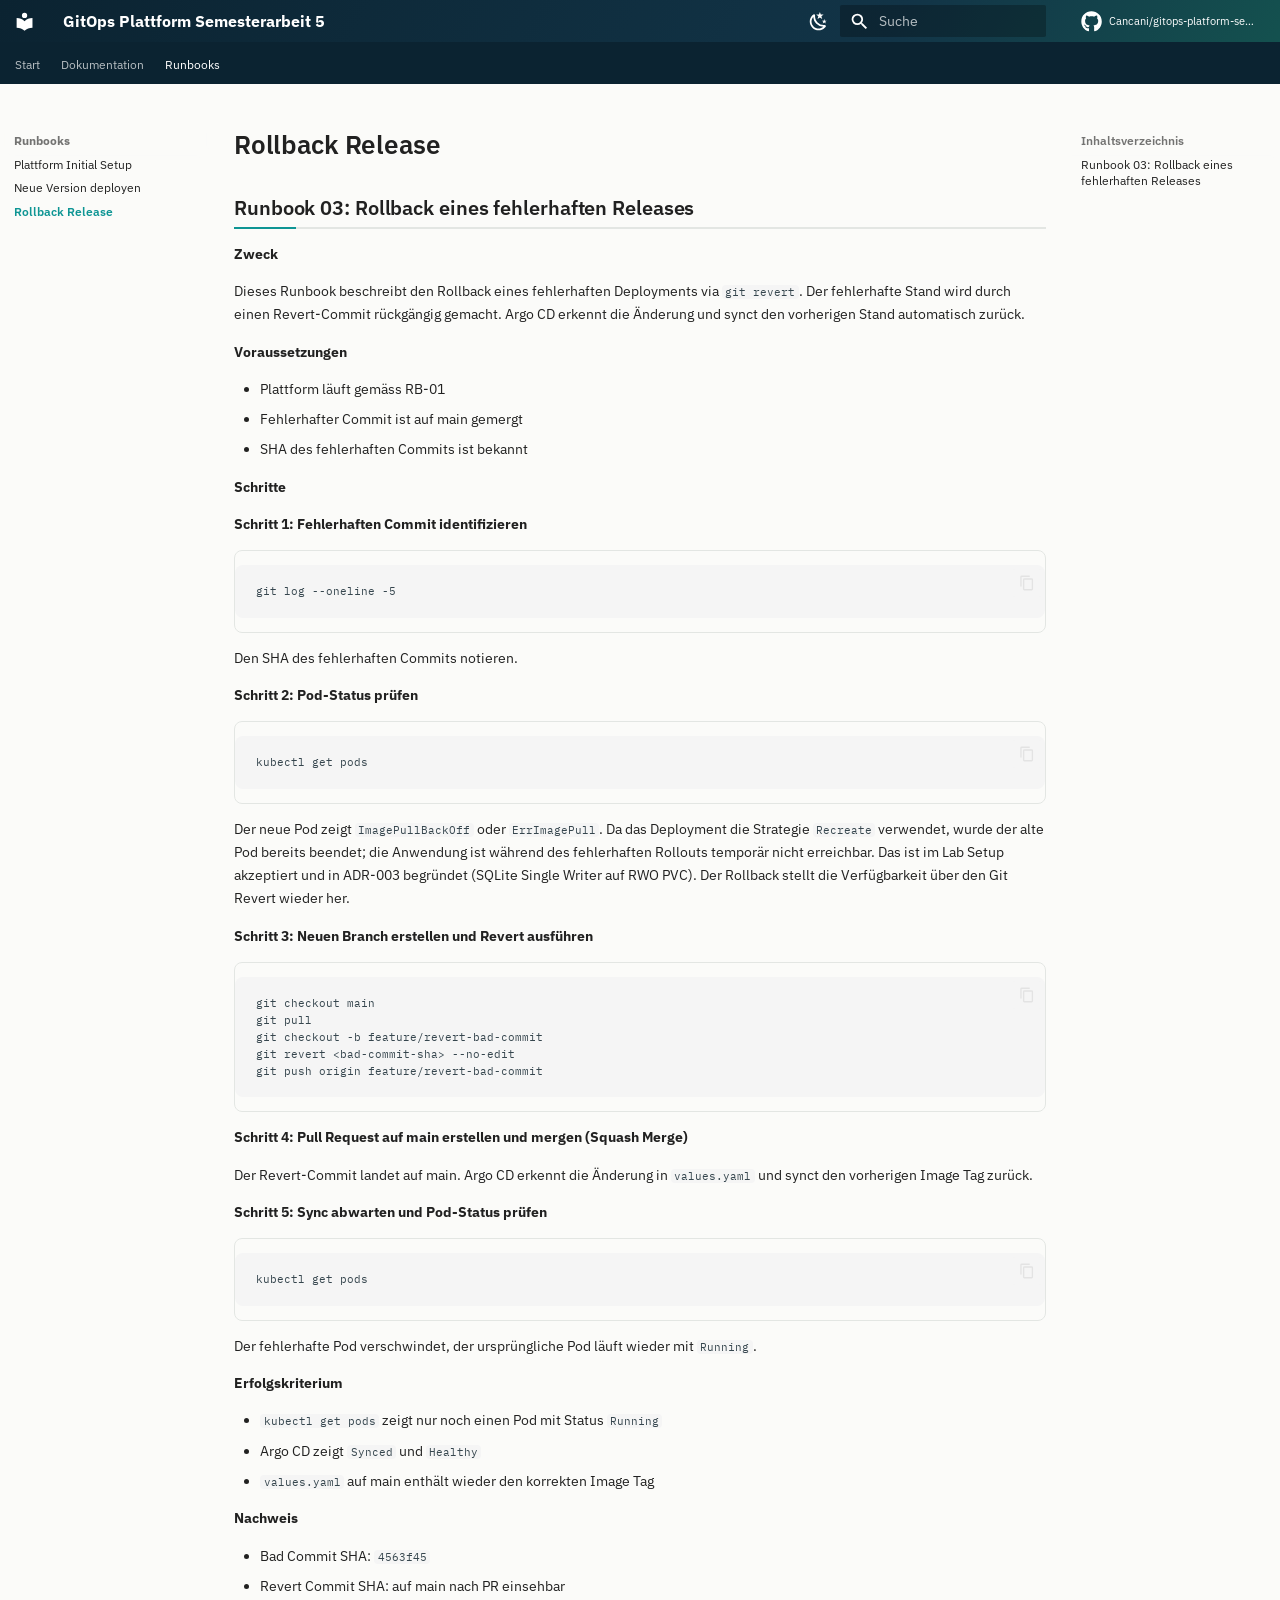
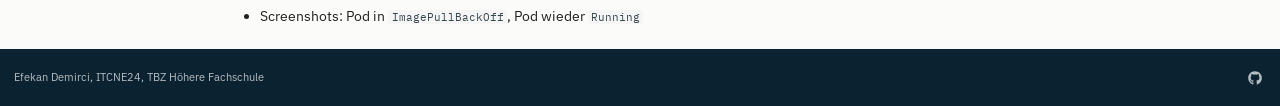
<file: runbooks/RB03_rollback_release/index.html>
<!doctype html>
<html lang="de" class="no-js">
  <head>
    
      <meta charset="utf-8">
      <meta name="viewport" content="width=device-width,initial-scale=1">
      
        <meta name="description" content="Aufbau einer GitOps basierten Kubernetes Plattform mit Preisüberwachungs WebApp">
      
      
        <meta name="author" content="Efekan Demirci">
      
      
        <link rel="canonical" href="https://cancani.com/gitops-platform-semesterarbeit5/runbooks/RB03_rollback_release/">
      
      
        <link rel="prev" href="../RB02_neue_version_deployen/">
      
      
      
        
      
      
      <link rel="icon" href="../../assets/images/favicon.png">
      <meta name="generator" content="mkdocs-1.6.1, mkdocs-material-9.7.1">
    
    
      
        <title>Rollback Release - GitOps Plattform Semesterarbeit 5</title>
      
    
    
      <link rel="stylesheet" href="../../assets/stylesheets/main.484c7ddc.min.css">
      
        
        <link rel="stylesheet" href="../../assets/stylesheets/palette.ab4e12ef.min.css">
      
      


    
    
      
    
    
      
        
        
        <link rel="preconnect" href="https://fonts.gstatic.com" crossorigin>
        <link rel="stylesheet" href="https://fonts.googleapis.com/css?family=IBM+Plex+Sans:300,300i,400,400i,700,700i%7CIBM+Plex+Mono:400,400i,700,700i&display=fallback">
        <style>:root{--md-text-font:"IBM Plex Sans";--md-code-font:"IBM Plex Mono"}</style>
      
    
    
      <link rel="stylesheet" href="../../stylesheets/style.css">
    
    <script>__md_scope=new URL("../..",location),__md_hash=e=>[...e].reduce(((e,_)=>(e<<5)-e+_.charCodeAt(0)),0),__md_get=(e,_=localStorage,t=__md_scope)=>JSON.parse(_.getItem(t.pathname+"."+e)),__md_set=(e,_,t=localStorage,a=__md_scope)=>{try{t.setItem(a.pathname+"."+e,JSON.stringify(_))}catch(e){}}</script>
    
      

    
    
  </head>
  
  
    
    
      
    
    
    
    
    <body dir="ltr" data-md-color-scheme="default" data-md-color-primary="custom" data-md-color-accent="custom">
  
    
    <input class="md-toggle" data-md-toggle="drawer" type="checkbox" id="__drawer" autocomplete="off">
    <input class="md-toggle" data-md-toggle="search" type="checkbox" id="__search" autocomplete="off">
    <label class="md-overlay" for="__drawer"></label>
    <div data-md-component="skip">
      
        
        <a href="#runbook-03-rollback-eines-fehlerhaften-releases" class="md-skip">
          Zum Inhalt
        </a>
      
    </div>
    <div data-md-component="announce">
      
    </div>
    
    
      

<header class="md-header" data-md-component="header">
  <nav class="md-header__inner md-grid" aria-label="Kopfzeile">
    <a href="../.." title="GitOps Plattform Semesterarbeit 5" class="md-header__button md-logo" aria-label="GitOps Plattform Semesterarbeit 5" data-md-component="logo">
      
  
  <svg xmlns="http://www.w3.org/2000/svg" viewBox="0 0 24 24"><path d="M12 8a3 3 0 0 0 3-3 3 3 0 0 0-3-3 3 3 0 0 0-3 3 3 3 0 0 0 3 3m0 3.54C9.64 9.35 6.5 8 3 8v11c3.5 0 6.64 1.35 9 3.54 2.36-2.19 5.5-3.54 9-3.54V8c-3.5 0-6.64 1.35-9 3.54"/></svg>

    </a>
    <label class="md-header__button md-icon" for="__drawer">
      
      <svg xmlns="http://www.w3.org/2000/svg" viewBox="0 0 24 24"><path d="M3 6h18v2H3zm0 5h18v2H3zm0 5h18v2H3z"/></svg>
    </label>
    <div class="md-header__title" data-md-component="header-title">
      <div class="md-header__ellipsis">
        <div class="md-header__topic">
          <span class="md-ellipsis">
            GitOps Plattform Semesterarbeit 5
          </span>
        </div>
        <div class="md-header__topic" data-md-component="header-topic">
          <span class="md-ellipsis">
            
              Rollback Release
            
          </span>
        </div>
      </div>
    </div>
    
      
        <form class="md-header__option" data-md-component="palette">
  
    
    
    
    <input class="md-option" data-md-color-media="(prefers-color-scheme: light)" data-md-color-scheme="default" data-md-color-primary="custom" data-md-color-accent="custom"  aria-label="Dark Mode aktivieren"  type="radio" name="__palette" id="__palette_0">
    
      <label class="md-header__button md-icon" title="Dark Mode aktivieren" for="__palette_1" hidden>
        <svg xmlns="http://www.w3.org/2000/svg" viewBox="0 0 24 24"><path d="m17.75 4.09-2.53 1.94.91 3.06-2.63-1.81-2.63 1.81.91-3.06-2.53-1.94L12.44 4l1.06-3 1.06 3zm3.5 6.91-1.64 1.25.59 1.98-1.7-1.17-1.7 1.17.59-1.98L15.75 11l2.06-.05L18.5 9l.69 1.95zm-2.28 4.95c.83-.08 1.72 1.1 1.19 1.85-.32.45-.66.87-1.08 1.27C15.17 23 8.84 23 4.94 19.07c-3.91-3.9-3.91-10.24 0-14.14.4-.4.82-.76 1.27-1.08.75-.53 1.93.36 1.85 1.19-.27 2.86.69 5.83 2.89 8.02a9.96 9.96 0 0 0 8.02 2.89m-1.64 2.02a12.08 12.08 0 0 1-7.8-3.47c-2.17-2.19-3.33-5-3.49-7.82-2.81 3.14-2.7 7.96.31 10.98 3.02 3.01 7.84 3.12 10.98.31"/></svg>
      </label>
    
  
    
    
    
    <input class="md-option" data-md-color-media="(prefers-color-scheme: dark)" data-md-color-scheme="slate" data-md-color-primary="custom" data-md-color-accent="custom"  aria-label="Light Mode aktivieren"  type="radio" name="__palette" id="__palette_1">
    
      <label class="md-header__button md-icon" title="Light Mode aktivieren" for="__palette_0" hidden>
        <svg xmlns="http://www.w3.org/2000/svg" viewBox="0 0 24 24"><path d="M12 7a5 5 0 0 1 5 5 5 5 0 0 1-5 5 5 5 0 0 1-5-5 5 5 0 0 1 5-5m0 2a3 3 0 0 0-3 3 3 3 0 0 0 3 3 3 3 0 0 0 3-3 3 3 0 0 0-3-3m0-7 2.39 3.42C13.65 5.15 12.84 5 12 5s-1.65.15-2.39.42zM3.34 7l4.16-.35A7.2 7.2 0 0 0 5.94 8.5c-.44.74-.69 1.5-.83 2.29zm.02 10 1.76-3.77a7.131 7.131 0 0 0 2.38 4.14zM20.65 7l-1.77 3.79a7.02 7.02 0 0 0-2.38-4.15zm-.01 10-4.14.36c.59-.51 1.12-1.14 1.54-1.86.42-.73.69-1.5.83-2.29zM12 22l-2.41-3.44c.74.27 1.55.44 2.41.44.82 0 1.63-.17 2.37-.44z"/></svg>
      </label>
    
  
</form>
      
    
    
      <script>var palette=__md_get("__palette");if(palette&&palette.color){if("(prefers-color-scheme)"===palette.color.media){var media=matchMedia("(prefers-color-scheme: light)"),input=document.querySelector(media.matches?"[data-md-color-media='(prefers-color-scheme: light)']":"[data-md-color-media='(prefers-color-scheme: dark)']");palette.color.media=input.getAttribute("data-md-color-media"),palette.color.scheme=input.getAttribute("data-md-color-scheme"),palette.color.primary=input.getAttribute("data-md-color-primary"),palette.color.accent=input.getAttribute("data-md-color-accent")}for(var[key,value]of Object.entries(palette.color))document.body.setAttribute("data-md-color-"+key,value)}</script>
    
    
    
      
      
        <label class="md-header__button md-icon" for="__search">
          
          <svg xmlns="http://www.w3.org/2000/svg" viewBox="0 0 24 24"><path d="M9.5 3A6.5 6.5 0 0 1 16 9.5c0 1.61-.59 3.09-1.56 4.23l.27.27h.79l5 5-1.5 1.5-5-5v-.79l-.27-.27A6.52 6.52 0 0 1 9.5 16 6.5 6.5 0 0 1 3 9.5 6.5 6.5 0 0 1 9.5 3m0 2C7 5 5 7 5 9.5S7 14 9.5 14 14 12 14 9.5 12 5 9.5 5"/></svg>
        </label>
        <div class="md-search" data-md-component="search" role="dialog">
  <label class="md-search__overlay" for="__search"></label>
  <div class="md-search__inner" role="search">
    <form class="md-search__form" name="search">
      <input type="text" class="md-search__input" name="query" aria-label="Suche" placeholder="Suche" autocapitalize="off" autocorrect="off" autocomplete="off" spellcheck="false" data-md-component="search-query" required>
      <label class="md-search__icon md-icon" for="__search">
        
        <svg xmlns="http://www.w3.org/2000/svg" viewBox="0 0 24 24"><path d="M9.5 3A6.5 6.5 0 0 1 16 9.5c0 1.61-.59 3.09-1.56 4.23l.27.27h.79l5 5-1.5 1.5-5-5v-.79l-.27-.27A6.52 6.52 0 0 1 9.5 16 6.5 6.5 0 0 1 3 9.5 6.5 6.5 0 0 1 9.5 3m0 2C7 5 5 7 5 9.5S7 14 9.5 14 14 12 14 9.5 12 5 9.5 5"/></svg>
        
        <svg xmlns="http://www.w3.org/2000/svg" viewBox="0 0 24 24"><path d="M20 11v2H8l5.5 5.5-1.42 1.42L4.16 12l7.92-7.92L13.5 5.5 8 11z"/></svg>
      </label>
      <nav class="md-search__options" aria-label="Suche">
        
        <button type="reset" class="md-search__icon md-icon" title="Zurücksetzen" aria-label="Zurücksetzen" tabindex="-1">
          
          <svg xmlns="http://www.w3.org/2000/svg" viewBox="0 0 24 24"><path d="M19 6.41 17.59 5 12 10.59 6.41 5 5 6.41 10.59 12 5 17.59 6.41 19 12 13.41 17.59 19 19 17.59 13.41 12z"/></svg>
        </button>
      </nav>
      
        <div class="md-search__suggest" data-md-component="search-suggest"></div>
      
    </form>
    <div class="md-search__output">
      <div class="md-search__scrollwrap" tabindex="0" data-md-scrollfix>
        <div class="md-search-result" data-md-component="search-result">
          <div class="md-search-result__meta">
            Suche wird initialisiert
          </div>
          <ol class="md-search-result__list" role="presentation"></ol>
        </div>
      </div>
    </div>
  </div>
</div>
      
    
    
      <div class="md-header__source">
        <a href="https://github.com/Cancani/gitops-platform-semesterarbeit5" title="Zum Repository" class="md-source" data-md-component="source">
  <div class="md-source__icon md-icon">
    
    <svg xmlns="http://www.w3.org/2000/svg" viewBox="0 0 512 512"><!--! Font Awesome Free 7.1.0 by @fontawesome - https://fontawesome.com License - https://fontawesome.com/license/free (Icons: CC BY 4.0, Fonts: SIL OFL 1.1, Code: MIT License) Copyright 2025 Fonticons, Inc.--><path d="M173.9 397.4c0 2-2.3 3.6-5.2 3.6-3.3.3-5.6-1.3-5.6-3.6 0-2 2.3-3.6 5.2-3.6 3-.3 5.6 1.3 5.6 3.6m-31.1-4.5c-.7 2 1.3 4.3 4.3 4.9 2.6 1 5.6 0 6.2-2s-1.3-4.3-4.3-5.2c-2.6-.7-5.5.3-6.2 2.3m44.2-1.7c-2.9.7-4.9 2.6-4.6 4.9.3 2 2.9 3.3 5.9 2.6 2.9-.7 4.9-2.6 4.6-4.6-.3-1.9-3-3.2-5.9-2.9M252.8 8C114.1 8 8 113.3 8 252c0 110.9 69.8 205.8 169.5 239.2 12.8 2.3 17.3-5.6 17.3-12.1 0-6.2-.3-40.4-.3-61.4 0 0-70 15-84.7-29.8 0 0-11.4-29.1-27.8-36.6 0 0-22.9-15.7 1.6-15.4 0 0 24.9 2 38.6 25.8 21.9 38.6 58.6 27.5 72.9 20.9 2.3-16 8.8-27.1 16-33.7-55.9-6.2-112.3-14.3-112.3-110.5 0-27.5 7.6-41.3 23.6-58.9-2.6-6.5-11.1-33.3 2.6-67.9 20.9-6.5 69 27 69 27 20-5.6 41.5-8.5 62.8-8.5s42.8 2.9 62.8 8.5c0 0 48.1-33.6 69-27 13.7 34.7 5.2 61.4 2.6 67.9 16 17.7 25.8 31.5 25.8 58.9 0 96.5-58.9 104.2-114.8 110.5 9.2 7.9 17 22.9 17 46.4 0 33.7-.3 75.4-.3 83.6 0 6.5 4.6 14.4 17.3 12.1C436.2 457.8 504 362.9 504 252 504 113.3 391.5 8 252.8 8M105.2 352.9c-1.3 1-1 3.3.7 5.2 1.6 1.6 3.9 2.3 5.2 1 1.3-1 1-3.3-.7-5.2-1.6-1.6-3.9-2.3-5.2-1m-10.8-8.1c-.7 1.3.3 2.9 2.3 3.9 1.6 1 3.6.7 4.3-.7.7-1.3-.3-2.9-2.3-3.9-2-.6-3.6-.3-4.3.7m32.4 35.6c-1.6 1.3-1 4.3 1.3 6.2 2.3 2.3 5.2 2.6 6.5 1 1.3-1.3.7-4.3-1.3-6.2-2.2-2.3-5.2-2.6-6.5-1m-11.4-14.7c-1.6 1-1.6 3.6 0 5.9s4.3 3.3 5.6 2.3c1.6-1.3 1.6-3.9 0-6.2-1.4-2.3-4-3.3-5.6-2"/></svg>
  </div>
  <div class="md-source__repository">
    Cancani/gitops-platform-semesterarbeit5
  </div>
</a>
      </div>
    
  </nav>
  
</header>
    
    <div class="md-container" data-md-component="container">
      
      
        
          
            
<nav class="md-tabs" aria-label="Hauptnavigation" data-md-component="tabs">
  <div class="md-grid">
    <ul class="md-tabs__list">
      
        
  
  
  
  
    <li class="md-tabs__item">
      <a href="../.." class="md-tabs__link">
        
  
  
    
  
  Start

      </a>
    </li>
  

      
        
  
  
  
  
    <li class="md-tabs__item">
      <a href="../../dokumentation/" class="md-tabs__link">
        
  
  
    
  
  Dokumentation

      </a>
    </li>
  

      
        
  
  
  
    
  
  
    
    
      <li class="md-tabs__item md-tabs__item--active">
        <a href="../RB01_plattform_initial_setup/" class="md-tabs__link">
          
  
  
    
  
  Runbooks

        </a>
      </li>
    
  

      
    </ul>
  </div>
</nav>
          
        
      
      <main class="md-main" data-md-component="main">
        <div class="md-main__inner md-grid">
          
            
              
              <div class="md-sidebar md-sidebar--primary" data-md-component="sidebar" data-md-type="navigation" >
                <div class="md-sidebar__scrollwrap">
                  <div class="md-sidebar__inner">
                    


  


<nav class="md-nav md-nav--primary md-nav--lifted" aria-label="Navigation" data-md-level="0">
  <label class="md-nav__title" for="__drawer">
    <a href="../.." title="GitOps Plattform Semesterarbeit 5" class="md-nav__button md-logo" aria-label="GitOps Plattform Semesterarbeit 5" data-md-component="logo">
      
  
  <svg xmlns="http://www.w3.org/2000/svg" viewBox="0 0 24 24"><path d="M12 8a3 3 0 0 0 3-3 3 3 0 0 0-3-3 3 3 0 0 0-3 3 3 3 0 0 0 3 3m0 3.54C9.64 9.35 6.5 8 3 8v11c3.5 0 6.64 1.35 9 3.54 2.36-2.19 5.5-3.54 9-3.54V8c-3.5 0-6.64 1.35-9 3.54"/></svg>

    </a>
    GitOps Plattform Semesterarbeit 5
  </label>
  
    <div class="md-nav__source">
      <a href="https://github.com/Cancani/gitops-platform-semesterarbeit5" title="Zum Repository" class="md-source" data-md-component="source">
  <div class="md-source__icon md-icon">
    
    <svg xmlns="http://www.w3.org/2000/svg" viewBox="0 0 512 512"><!--! Font Awesome Free 7.1.0 by @fontawesome - https://fontawesome.com License - https://fontawesome.com/license/free (Icons: CC BY 4.0, Fonts: SIL OFL 1.1, Code: MIT License) Copyright 2025 Fonticons, Inc.--><path d="M173.9 397.4c0 2-2.3 3.6-5.2 3.6-3.3.3-5.6-1.3-5.6-3.6 0-2 2.3-3.6 5.2-3.6 3-.3 5.6 1.3 5.6 3.6m-31.1-4.5c-.7 2 1.3 4.3 4.3 4.9 2.6 1 5.6 0 6.2-2s-1.3-4.3-4.3-5.2c-2.6-.7-5.5.3-6.2 2.3m44.2-1.7c-2.9.7-4.9 2.6-4.6 4.9.3 2 2.9 3.3 5.9 2.6 2.9-.7 4.9-2.6 4.6-4.6-.3-1.9-3-3.2-5.9-2.9M252.8 8C114.1 8 8 113.3 8 252c0 110.9 69.8 205.8 169.5 239.2 12.8 2.3 17.3-5.6 17.3-12.1 0-6.2-.3-40.4-.3-61.4 0 0-70 15-84.7-29.8 0 0-11.4-29.1-27.8-36.6 0 0-22.9-15.7 1.6-15.4 0 0 24.9 2 38.6 25.8 21.9 38.6 58.6 27.5 72.9 20.9 2.3-16 8.8-27.1 16-33.7-55.9-6.2-112.3-14.3-112.3-110.5 0-27.5 7.6-41.3 23.6-58.9-2.6-6.5-11.1-33.3 2.6-67.9 20.9-6.5 69 27 69 27 20-5.6 41.5-8.5 62.8-8.5s42.8 2.9 62.8 8.5c0 0 48.1-33.6 69-27 13.7 34.7 5.2 61.4 2.6 67.9 16 17.7 25.8 31.5 25.8 58.9 0 96.5-58.9 104.2-114.8 110.5 9.2 7.9 17 22.9 17 46.4 0 33.7-.3 75.4-.3 83.6 0 6.5 4.6 14.4 17.3 12.1C436.2 457.8 504 362.9 504 252 504 113.3 391.5 8 252.8 8M105.2 352.9c-1.3 1-1 3.3.7 5.2 1.6 1.6 3.9 2.3 5.2 1 1.3-1 1-3.3-.7-5.2-1.6-1.6-3.9-2.3-5.2-1m-10.8-8.1c-.7 1.3.3 2.9 2.3 3.9 1.6 1 3.6.7 4.3-.7.7-1.3-.3-2.9-2.3-3.9-2-.6-3.6-.3-4.3.7m32.4 35.6c-1.6 1.3-1 4.3 1.3 6.2 2.3 2.3 5.2 2.6 6.5 1 1.3-1.3.7-4.3-1.3-6.2-2.2-2.3-5.2-2.6-6.5-1m-11.4-14.7c-1.6 1-1.6 3.6 0 5.9s4.3 3.3 5.6 2.3c1.6-1.3 1.6-3.9 0-6.2-1.4-2.3-4-3.3-5.6-2"/></svg>
  </div>
  <div class="md-source__repository">
    Cancani/gitops-platform-semesterarbeit5
  </div>
</a>
    </div>
  
  <ul class="md-nav__list" data-md-scrollfix>
    
      
      
  
  
  
  
    <li class="md-nav__item">
      <a href="../.." class="md-nav__link">
        
  
  
  <span class="md-ellipsis">
    
  
    Start
  

    
  </span>
  
  

      </a>
    </li>
  

    
      
      
  
  
  
  
    <li class="md-nav__item">
      <a href="../../dokumentation/" class="md-nav__link">
        
  
  
  <span class="md-ellipsis">
    
  
    Dokumentation
  

    
  </span>
  
  

      </a>
    </li>
  

    
      
      
  
  
    
  
  
  
    
    
      
        
      
        
      
        
      
    
    
    
      
        
        
      
      
        
      
    
    
    <li class="md-nav__item md-nav__item--active md-nav__item--section md-nav__item--nested">
      
        
        
        <input class="md-nav__toggle md-toggle " type="checkbox" id="__nav_3" checked>
        
          
          <label class="md-nav__link" for="__nav_3" id="__nav_3_label" tabindex="">
            
  
  
  <span class="md-ellipsis">
    
  
    Runbooks
  

    
  </span>
  
  

            <span class="md-nav__icon md-icon"></span>
          </label>
        
        <nav class="md-nav" data-md-level="1" aria-labelledby="__nav_3_label" aria-expanded="true">
          <label class="md-nav__title" for="__nav_3">
            <span class="md-nav__icon md-icon"></span>
            
  
    Runbooks
  

          </label>
          <ul class="md-nav__list" data-md-scrollfix>
            
              
                
  
  
  
  
    <li class="md-nav__item">
      <a href="../RB01_plattform_initial_setup/" class="md-nav__link">
        
  
  
  <span class="md-ellipsis">
    
  
    Plattform Initial Setup
  

    
  </span>
  
  

      </a>
    </li>
  

              
            
              
                
  
  
  
  
    <li class="md-nav__item">
      <a href="../RB02_neue_version_deployen/" class="md-nav__link">
        
  
  
  <span class="md-ellipsis">
    
  
    Neue Version deployen
  

    
  </span>
  
  

      </a>
    </li>
  

              
            
              
                
  
  
    
  
  
  
    <li class="md-nav__item md-nav__item--active">
      
      <input class="md-nav__toggle md-toggle" type="checkbox" id="__toc">
      
      
      
        <label class="md-nav__link md-nav__link--active" for="__toc">
          
  
  
  <span class="md-ellipsis">
    
  
    Rollback Release
  

    
  </span>
  
  

          <span class="md-nav__icon md-icon"></span>
        </label>
      
      <a href="./" class="md-nav__link md-nav__link--active">
        
  
  
  <span class="md-ellipsis">
    
  
    Rollback Release
  

    
  </span>
  
  

      </a>
      
        

<nav class="md-nav md-nav--secondary" aria-label="Inhaltsverzeichnis">
  
  
  
  
    <label class="md-nav__title" for="__toc">
      <span class="md-nav__icon md-icon"></span>
      Inhaltsverzeichnis
    </label>
    <ul class="md-nav__list" data-md-component="toc" data-md-scrollfix>
      
        <li class="md-nav__item">
  <a href="#runbook-03-rollback-eines-fehlerhaften-releases" class="md-nav__link">
    <span class="md-ellipsis">
      
        Runbook 03: Rollback eines fehlerhaften Releases
      
    </span>
  </a>
  
</li>
      
    </ul>
  
</nav>
      
    </li>
  

              
            
          </ul>
        </nav>
      
    </li>
  

    
  </ul>
</nav>
                  </div>
                </div>
              </div>
            
            
              
              <div class="md-sidebar md-sidebar--secondary" data-md-component="sidebar" data-md-type="toc" >
                <div class="md-sidebar__scrollwrap">
                  <div class="md-sidebar__inner">
                    

<nav class="md-nav md-nav--secondary" aria-label="Inhaltsverzeichnis">
  
  
  
  
    <label class="md-nav__title" for="__toc">
      <span class="md-nav__icon md-icon"></span>
      Inhaltsverzeichnis
    </label>
    <ul class="md-nav__list" data-md-component="toc" data-md-scrollfix>
      
        <li class="md-nav__item">
  <a href="#runbook-03-rollback-eines-fehlerhaften-releases" class="md-nav__link">
    <span class="md-ellipsis">
      
        Runbook 03: Rollback eines fehlerhaften Releases
      
    </span>
  </a>
  
</li>
      
    </ul>
  
</nav>
                  </div>
                </div>
              </div>
            
          
          
            <div class="md-content" data-md-component="content">
              
              <article class="md-content__inner md-typeset">
                
                  


  
  


  <h1>Rollback Release</h1>

<h2 id="runbook-03-rollback-eines-fehlerhaften-releases">Runbook 03: Rollback eines fehlerhaften Releases<a class="headerlink" href="#runbook-03-rollback-eines-fehlerhaften-releases" title="Permanent link">&para;</a></h2>
<p><strong>Zweck</strong></p>
<p>Dieses Runbook beschreibt den Rollback eines fehlerhaften Deployments via <code>git revert</code>.
Der fehlerhafte Stand wird durch einen Revert-Commit rückgängig gemacht. Argo CD erkennt
die Änderung und synct den vorherigen Stand automatisch zurück.</p>
<p><strong>Voraussetzungen</strong></p>
<ul>
<li>Plattform läuft gemäss RB-01</li>
<li>Fehlerhafter Commit ist auf main gemergt</li>
<li>SHA des fehlerhaften Commits ist bekannt</li>
</ul>
<p><strong>Schritte</strong></p>
<p><strong>Schritt 1: Fehlerhaften Commit identifizieren</strong></p>
<div class="language-bash highlight"><pre><span></span><code><span id="__span-0-1"><a id="__codelineno-0-1" name="__codelineno-0-1" href="#__codelineno-0-1"></a>git<span class="w"> </span>log<span class="w"> </span>--oneline<span class="w"> </span>-5
</span></code></pre></div>
<p>Den SHA des fehlerhaften Commits notieren.</p>
<p><strong>Schritt 2: Pod-Status prüfen</strong></p>
<div class="language-bash highlight"><pre><span></span><code><span id="__span-1-1"><a id="__codelineno-1-1" name="__codelineno-1-1" href="#__codelineno-1-1"></a>kubectl<span class="w"> </span>get<span class="w"> </span>pods
</span></code></pre></div>
<p>Der neue Pod zeigt <code>ImagePullBackOff</code> oder <code>ErrImagePull</code>. Da das Deployment die Strategie <code>Recreate</code> verwendet, wurde der alte Pod bereits beendet; die Anwendung ist während des fehlerhaften Rollouts temporär nicht erreichbar. Das ist im Lab Setup akzeptiert und in ADR-003 begründet (SQLite Single Writer auf RWO PVC). Der Rollback stellt die Verfügbarkeit über den Git Revert wieder her.</p>
<p><strong>Schritt 3: Neuen Branch erstellen und Revert ausführen</strong></p>
<div class="language-bash highlight"><pre><span></span><code><span id="__span-2-1"><a id="__codelineno-2-1" name="__codelineno-2-1" href="#__codelineno-2-1"></a>git<span class="w"> </span>checkout<span class="w"> </span>main
</span><span id="__span-2-2"><a id="__codelineno-2-2" name="__codelineno-2-2" href="#__codelineno-2-2"></a>git<span class="w"> </span>pull
</span><span id="__span-2-3"><a id="__codelineno-2-3" name="__codelineno-2-3" href="#__codelineno-2-3"></a>git<span class="w"> </span>checkout<span class="w"> </span>-b<span class="w"> </span>feature/revert-bad-commit
</span><span id="__span-2-4"><a id="__codelineno-2-4" name="__codelineno-2-4" href="#__codelineno-2-4"></a>git<span class="w"> </span>revert<span class="w"> </span>&lt;bad-commit-sha&gt;<span class="w"> </span>--no-edit
</span><span id="__span-2-5"><a id="__codelineno-2-5" name="__codelineno-2-5" href="#__codelineno-2-5"></a>git<span class="w"> </span>push<span class="w"> </span>origin<span class="w"> </span>feature/revert-bad-commit
</span></code></pre></div>
<p><strong>Schritt 4: Pull Request auf main erstellen und mergen (Squash Merge)</strong></p>
<p>Der Revert-Commit landet auf main. Argo CD erkennt die Änderung in <code>values.yaml</code>
und synct den vorherigen Image Tag zurück.</p>
<p><strong>Schritt 5: Sync abwarten und Pod-Status prüfen</strong></p>
<div class="language-bash highlight"><pre><span></span><code><span id="__span-3-1"><a id="__codelineno-3-1" name="__codelineno-3-1" href="#__codelineno-3-1"></a>kubectl<span class="w"> </span>get<span class="w"> </span>pods
</span></code></pre></div>
<p>Der fehlerhafte Pod verschwindet, der ursprüngliche Pod läuft wieder mit <code>Running</code>.</p>
<p><strong>Erfolgskriterium</strong></p>
<ul>
<li><code>kubectl get pods</code> zeigt nur noch einen Pod mit Status <code>Running</code></li>
<li>Argo CD zeigt <code>Synced</code> und <code>Healthy</code></li>
<li><code>values.yaml</code> auf main enthält wieder den korrekten Image Tag</li>
</ul>
<p><strong>Nachweis</strong></p>
<ul>
<li>Bad Commit SHA: <code>4563f45</code></li>
<li>Revert Commit SHA: auf main nach PR einsehbar</li>
<li>Screenshots: Pod in <code>ImagePullBackOff</code>, Pod wieder <code>Running</code></li>
</ul>












                
              </article>
            </div>
          
          
  <script>var tabs=__md_get("__tabs");if(Array.isArray(tabs))e:for(var set of document.querySelectorAll(".tabbed-set")){var labels=set.querySelector(".tabbed-labels");for(var tab of tabs)for(var label of labels.getElementsByTagName("label"))if(label.innerText.trim()===tab){var input=document.getElementById(label.htmlFor);input.checked=!0;continue e}}</script>

<script>var target=document.getElementById(location.hash.slice(1));target&&target.name&&(target.checked=target.name.startsWith("__tabbed_"))</script>
        </div>
        
          <button type="button" class="md-top md-icon" data-md-component="top" hidden>
  
  <svg xmlns="http://www.w3.org/2000/svg" viewBox="0 0 24 24"><path d="M13 20h-2V8l-5.5 5.5-1.42-1.42L12 4.16l7.92 7.92-1.42 1.42L13 8z"/></svg>
  Zurück zum Seitenanfang
</button>
        
      </main>
      
        <footer class="md-footer">
  
  <div class="md-footer-meta md-typeset">
    <div class="md-footer-meta__inner md-grid">
      <div class="md-copyright">
  
    <div class="md-copyright__highlight">
      Efekan Demirci, ITCNE24, TBZ Höhere Fachschule
    </div>
  
  
</div>
      
        
<div class="md-social">
  
    
    
    
    
      
      
    
    <a href="https://github.com/Cancani" target="_blank" rel="noopener" title="github.com" class="md-social__link">
      <svg xmlns="http://www.w3.org/2000/svg" viewBox="0 0 512 512"><!--! Font Awesome Free 7.1.0 by @fontawesome - https://fontawesome.com License - https://fontawesome.com/license/free (Icons: CC BY 4.0, Fonts: SIL OFL 1.1, Code: MIT License) Copyright 2025 Fonticons, Inc.--><path d="M173.9 397.4c0 2-2.3 3.6-5.2 3.6-3.3.3-5.6-1.3-5.6-3.6 0-2 2.3-3.6 5.2-3.6 3-.3 5.6 1.3 5.6 3.6m-31.1-4.5c-.7 2 1.3 4.3 4.3 4.9 2.6 1 5.6 0 6.2-2s-1.3-4.3-4.3-5.2c-2.6-.7-5.5.3-6.2 2.3m44.2-1.7c-2.9.7-4.9 2.6-4.6 4.9.3 2 2.9 3.3 5.9 2.6 2.9-.7 4.9-2.6 4.6-4.6-.3-1.9-3-3.2-5.9-2.9M252.8 8C114.1 8 8 113.3 8 252c0 110.9 69.8 205.8 169.5 239.2 12.8 2.3 17.3-5.6 17.3-12.1 0-6.2-.3-40.4-.3-61.4 0 0-70 15-84.7-29.8 0 0-11.4-29.1-27.8-36.6 0 0-22.9-15.7 1.6-15.4 0 0 24.9 2 38.6 25.8 21.9 38.6 58.6 27.5 72.9 20.9 2.3-16 8.8-27.1 16-33.7-55.9-6.2-112.3-14.3-112.3-110.5 0-27.5 7.6-41.3 23.6-58.9-2.6-6.5-11.1-33.3 2.6-67.9 20.9-6.5 69 27 69 27 20-5.6 41.5-8.5 62.8-8.5s42.8 2.9 62.8 8.5c0 0 48.1-33.6 69-27 13.7 34.7 5.2 61.4 2.6 67.9 16 17.7 25.8 31.5 25.8 58.9 0 96.5-58.9 104.2-114.8 110.5 9.2 7.9 17 22.9 17 46.4 0 33.7-.3 75.4-.3 83.6 0 6.5 4.6 14.4 17.3 12.1C436.2 457.8 504 362.9 504 252 504 113.3 391.5 8 252.8 8M105.2 352.9c-1.3 1-1 3.3.7 5.2 1.6 1.6 3.9 2.3 5.2 1 1.3-1 1-3.3-.7-5.2-1.6-1.6-3.9-2.3-5.2-1m-10.8-8.1c-.7 1.3.3 2.9 2.3 3.9 1.6 1 3.6.7 4.3-.7.7-1.3-.3-2.9-2.3-3.9-2-.6-3.6-.3-4.3.7m32.4 35.6c-1.6 1.3-1 4.3 1.3 6.2 2.3 2.3 5.2 2.6 6.5 1 1.3-1.3.7-4.3-1.3-6.2-2.2-2.3-5.2-2.6-6.5-1m-11.4-14.7c-1.6 1-1.6 3.6 0 5.9s4.3 3.3 5.6 2.3c1.6-1.3 1.6-3.9 0-6.2-1.4-2.3-4-3.3-5.6-2"/></svg>
    </a>
  
</div>
      
    </div>
  </div>
</footer>
      
    </div>
    <div class="md-dialog" data-md-component="dialog">
      <div class="md-dialog__inner md-typeset"></div>
    </div>
    
    
    
      
      
      <script id="__config" type="application/json">{"annotate": null, "base": "../..", "features": ["navigation.tabs", "navigation.sections", "navigation.top", "navigation.tracking", "navigation.indexes", "navigation.instant", "toc.follow", "search.suggest", "search.highlight", "content.code.copy", "content.code.annotate", "content.tabs.link"], "search": "../../assets/javascripts/workers/search.2c215733.min.js", "tags": null, "translations": {"clipboard.copied": "In Zwischenablage kopiert", "clipboard.copy": "In Zwischenablage kopieren", "search.result.more.one": "1 weiteres Suchergebnis auf dieser Seite", "search.result.more.other": "# weitere Suchergebnisse auf dieser Seite", "search.result.none": "Keine Suchergebnisse", "search.result.one": "1 Suchergebnis", "search.result.other": "# Suchergebnisse", "search.result.placeholder": "Suchbegriff eingeben", "search.result.term.missing": "Es fehlt", "select.version": "Version ausw\u00e4hlen"}, "version": null}</script>
    
    
      <script src="../../assets/javascripts/bundle.79ae519e.min.js"></script>
      
    
  </body>
</html>
</file>
<file: stylesheets/style.css>
/* ============================================================
   Design System: GitOps Plattform Semesterarbeit 5
   Palette: Petrol-Navy Basis, Teal Akzent, warme Neutraltoene
   Typografie: IBM Plex Sans (Text), IBM Plex Mono (Code)
   ============================================================ */

/* ---------- Farbschema Light ---------- */
[data-md-color-scheme="default"] {
  --md-primary-fg-color:        #123447;
  --md-primary-fg-color--light: #1d4d67;
  --md-primary-fg-color--dark:  #0b2331;
  --md-accent-fg-color:         #0e9594;
  --md-accent-fg-color--transparent: rgba(14, 149, 148, 0.1);

  --md-default-bg-color:        #fbfbf9;
  --md-typeset-a-color:         #0e7c7b;

  --sa-surface:      #ffffff;
  --sa-border:       #e3e6e3;
  --sa-border-soft:  #edefec;
  --sa-head-bg:      #f0f4f3;
  --sa-row-hover:    #f4f8f7;
  --sa-caption:      #6b7a77;
}

/* ---------- Farbschema Dark ---------- */
[data-md-color-scheme="slate"] {
  --md-primary-fg-color:        #0f2937;
  --md-primary-fg-color--light: #1d4d67;
  --md-primary-fg-color--dark:  #0b2331;
  --md-accent-fg-color:         #2ec4b6;
  --md-accent-fg-color--transparent: rgba(46, 196, 182, 0.12);

  --md-default-bg-color:        #10171d;
  --md-typeset-a-color:         #3fd0c2;

  --sa-surface:      #161f27;
  --sa-border:       #26313a;
  --sa-border-soft:  #1e2830;
  --sa-head-bg:      #1a2530;
  --sa-row-hover:    #1c2831;
  --sa-caption:      #8fa3a0;
}

/* ---------- Basis ---------- */
html {
  font-size: 110%;
}

.md-grid {
  max-width: 76rem;
}

.md-typeset {
  line-height: 1.65;
}

/* ---------- Header ---------- */
.md-header {
  background: linear-gradient(120deg, var(--md-primary-fg-color--dark) 0%, var(--md-primary-fg-color) 70%, #14514f 100%);
}

.md-tabs {
  background: transparent;
  background-color: var(--md-primary-fg-color--dark);
}

.md-tabs__link--active,
.md-tabs__link:hover {
  color: var(--md-accent-fg-color);
}

/* ---------- Ueberschriften ---------- */
.md-typeset h1 {
  font-size: 1.85em;
  font-weight: 600;
  letter-spacing: -0.01em;
  color: var(--md-default-fg-color);
  margin-bottom: 1.2rem;
}

.md-typeset h2 {
  font-size: 1.4em;
  font-weight: 600;
  letter-spacing: -0.005em;
  padding-bottom: 0.3rem;
  border-bottom: 2px solid var(--sa-border);
  position: relative;
}

/* Signatur: kurzer Teal Marker unter jedem H2 */
.md-typeset h2::after {
  content: "";
  position: absolute;
  left: 0;
  bottom: -2px;
  width: 3.5rem;
  height: 2px;
  background: var(--md-accent-fg-color);
}

.md-typeset h3 {
  font-size: 1.12em;
  font-weight: 600;
}

.md-typeset h4 {
  font-size: 0.95em;
  font-weight: 600;
  letter-spacing: 0.02em;
}

/* ---------- Tabellen als Cards ---------- */
.md-typeset table:not([class]) {
  font-size: 0.72rem;
  border: 1px solid var(--sa-border);
  border-radius: 8px;
  overflow: hidden;
  box-shadow: 0 1px 3px rgba(15, 35, 45, 0.05);
  background: var(--sa-surface);
}

.md-typeset table:not([class]) th {
  background-color: var(--sa-head-bg);
  color: var(--md-default-fg-color);
  font-weight: 600;
  letter-spacing: 0.02em;
  border-bottom: 2px solid var(--md-accent-fg-color);
}

.md-typeset table:not([class]) td {
  border-top: 1px solid var(--sa-border-soft);
}

.md-typeset table:not([class]) tbody tr:hover {
  background-color: var(--sa-row-hover);
  box-shadow: none;
}

/* ---------- Code ---------- */
.md-typeset code {
  border-radius: 4px;
  font-size: 0.78em;
}

.md-typeset pre > code {
  padding: 1rem 1.2rem;
  border-radius: 8px;
  line-height: 1.55;
}

.md-typeset .highlight {
  border-radius: 8px;
  border: 1px solid var(--sa-border);
}

/* ---------- Bilder und Abbildungen ---------- */
.md-typeset img {
  border: 1px solid var(--sa-border);
  border-radius: 8px;
  box-shadow: 0 2px 8px rgba(15, 35, 45, 0.07);
}

/* Badges (shields.io) ohne Rahmen und Schatten */
.md-typeset img[src*="shields.io"] {
  border: none;
  border-radius: 0;
  box-shadow: none;
}

/* Bildunterschriften */
.md-typeset small em {
  display: block;
  font-size: 0.72rem;
  font-style: normal;
  color: var(--sa-caption);
  margin-top: 0.4rem;
  margin-bottom: 1.4rem;
  padding-left: 0.6rem;
  border-left: 2px solid var(--md-accent-fg-color);
}

/* ---------- Mermaid ---------- */
.mermaid {
  text-align: center;
  margin: 1.5rem auto;
  padding: 1rem;
  background: var(--sa-surface);
  border: 1px solid var(--sa-border);
  border-radius: 8px;
}

/* ---------- Navigation ---------- */
.md-nav__item .md-nav__link--active {
  color: var(--md-accent-fg-color);
  font-weight: 600;
}

.md-nav__title {
  font-weight: 600;
}

/* ---------- Admonitions ---------- */
.md-typeset .admonition,
.md-typeset details {
  border-radius: 8px;
  border-width: 1px;
}

/* ---------- Trennlinien ---------- */
.md-typeset hr {
  border-bottom: 1px solid var(--sa-border);
  margin: 2.2rem 0;
}

/* ---------- Footer ---------- */
.md-footer {
  background-color: var(--md-primary-fg-color--dark);
}

.md-footer-meta {
  background-color: var(--md-primary-fg-color--dark);
}

/* ---------- Reduzierte Bewegung respektieren ---------- */
@media (prefers-reduced-motion: reduce) {
  * {
    transition: none !important;
  }
}
</file>
<file: assets/stylesheets/main.484c7ddc.min.css>
@charset "UTF-8";html{-webkit-text-size-adjust:none;-moz-text-size-adjust:none;text-size-adjust:none;box-sizing:border-box}*,:after,:before{box-sizing:inherit}@media (prefers-reduced-motion){*,:after,:before{transition:none!important}}body{margin:0}a,button,input,label{-webkit-tap-highlight-color:transparent}a{color:inherit;text-decoration:none}hr{border:0;box-sizing:initial;display:block;height:.05rem;overflow:visible;padding:0}small{font-size:80%}sub,sup{line-height:1em}img{border-style:none}table{border-collapse:initial;border-spacing:0}td,th{font-weight:400;vertical-align:top}button{background:#0000;border:0;font-family:inherit;font-size:inherit;margin:0;padding:0}input{border:0;outline:none}:root{--md-primary-fg-color:#4051b5;--md-primary-fg-color--light:#5d6cc0;--md-primary-fg-color--dark:#303fa1;--md-primary-bg-color:#fff;--md-primary-bg-color--light:#ffffffb3;--md-accent-fg-color:#526cfe;--md-accent-fg-color--transparent:#526cfe1a;--md-accent-bg-color:#fff;--md-accent-bg-color--light:#ffffffb3}[data-md-color-scheme=default]{color-scheme:light}[data-md-color-scheme=default] img[src$="#gh-dark-mode-only"],[data-md-color-scheme=default] img[src$="#only-dark"]{display:none}:root,[data-md-color-scheme=default]{--md-hue:225deg;--md-default-fg-color:#000000de;--md-default-fg-color--light:#0000008a;--md-default-fg-color--lighter:#00000052;--md-default-fg-color--lightest:#00000012;--md-default-bg-color:#fff;--md-default-bg-color--light:#ffffffb3;--md-default-bg-color--lighter:#ffffff4d;--md-default-bg-color--lightest:#ffffff1f;--md-code-fg-color:#36464e;--md-code-bg-color:#f5f5f5;--md-code-bg-color--light:#f5f5f5b3;--md-code-bg-color--lighter:#f5f5f54d;--md-code-hl-color:#4287ff;--md-code-hl-color--light:#4287ff1a;--md-code-hl-number-color:#d52a2a;--md-code-hl-special-color:#db1457;--md-code-hl-function-color:#a846b9;--md-code-hl-constant-color:#6e59d9;--md-code-hl-keyword-color:#3f6ec6;--md-code-hl-string-color:#1c7d4d;--md-code-hl-name-color:var(--md-code-fg-color);--md-code-hl-operator-color:var(--md-default-fg-color--light);--md-code-hl-punctuation-color:var(--md-default-fg-color--light);--md-code-hl-comment-color:var(--md-default-fg-color--light);--md-code-hl-generic-color:var(--md-default-fg-color--light);--md-code-hl-variable-color:var(--md-default-fg-color--light);--md-typeset-color:var(--md-default-fg-color);--md-typeset-a-color:var(--md-primary-fg-color);--md-typeset-del-color:#f5503d26;--md-typeset-ins-color:#0bd57026;--md-typeset-kbd-color:#fafafa;--md-typeset-kbd-accent-color:#fff;--md-typeset-kbd-border-color:#b8b8b8;--md-typeset-mark-color:#ffff0080;--md-typeset-table-color:#0000001f;--md-typeset-table-color--light:rgba(0,0,0,.035);--md-admonition-fg-color:var(--md-default-fg-color);--md-admonition-bg-color:var(--md-default-bg-color);--md-warning-fg-color:#000000de;--md-warning-bg-color:#ff9;--md-footer-fg-color:#fff;--md-footer-fg-color--light:#ffffffb3;--md-footer-fg-color--lighter:#ffffff73;--md-footer-bg-color:#000000de;--md-footer-bg-color--dark:#00000052;--md-shadow-z1:0 0.2rem 0.5rem #0000000d,0 0 0.05rem #0000001a;--md-shadow-z2:0 0.2rem 0.5rem #0000001a,0 0 0.05rem #00000040;--md-shadow-z3:0 0.2rem 0.5rem #0003,0 0 0.05rem #00000059}.md-icon svg{fill:currentcolor;display:block;height:1.2rem;width:1.2rem}body{-webkit-font-smoothing:antialiased;-moz-osx-font-smoothing:grayscale;--md-text-font-family:var(--md-text-font,_),-apple-system,BlinkMacSystemFont,Helvetica,Arial,sans-serif;--md-code-font-family:var(--md-code-font,_),SFMono-Regular,Consolas,Menlo,monospace}aside,body,input{font-feature-settings:"kern","liga";color:var(--md-typeset-color);font-family:var(--md-text-font-family)}code,kbd,pre{font-feature-settings:"kern";font-family:var(--md-code-font-family)}:root{--md-typeset-table-sort-icon:url('data:image/svg+xml;charset=utf-8,<svg xmlns="http://www.w3.org/2000/svg" viewBox="0 0 24 24"><path d="m18 21-4-4h3V7h-3l4-4 4 4h-3v10h3M2 19v-2h10v2M2 13v-2h7v2M2 7V5h4v2z"/></svg>');--md-typeset-table-sort-icon--asc:url('data:image/svg+xml;charset=utf-8,<svg xmlns="http://www.w3.org/2000/svg" viewBox="0 0 24 24"><path d="M19 17h3l-4 4-4-4h3V3h2M2 17h10v2H2M6 5v2H2V5m0 6h7v2H2z"/></svg>');--md-typeset-table-sort-icon--desc:url('data:image/svg+xml;charset=utf-8,<svg xmlns="http://www.w3.org/2000/svg" viewBox="0 0 24 24"><path d="M19 7h3l-4-4-4 4h3v14h2M2 17h10v2H2M6 5v2H2V5m0 6h7v2H2z"/></svg>')}.md-typeset{-webkit-print-color-adjust:exact;color-adjust:exact;font-size:.8rem;line-height:1.6;overflow-wrap:break-word}@media print{.md-typeset{font-size:.68rem}}.md-typeset blockquote,.md-typeset dl,.md-typeset figure,.md-typeset ol,.md-typeset pre,.md-typeset ul{margin-bottom:1em;margin-top:1em}.md-typeset h1{color:var(--md-default-fg-color--light);font-size:2em;line-height:1.3;margin:0 0 1.25em}.md-typeset h1,.md-typeset h2{font-weight:300;letter-spacing:-.01em}.md-typeset h2{font-size:1.5625em;line-height:1.4;margin:1.6em 0 .64em}.md-typeset h3{font-size:1.25em;font-weight:400;letter-spacing:-.01em;line-height:1.5;margin:1.6em 0 .8em}.md-typeset h2+h3{margin-top:.8em}.md-typeset h4{font-weight:700;letter-spacing:-.01em;margin:1em 0}.md-typeset h5,.md-typeset h6{color:var(--md-default-fg-color--light);font-size:.8em;font-weight:700;letter-spacing:-.01em;margin:1.25em 0}.md-typeset h5{text-transform:uppercase}.md-typeset h5 code{text-transform:none}.md-typeset hr{border-bottom:.05rem solid var(--md-default-fg-color--lightest);display:flow-root;margin:1.5em 0}.md-typeset a{color:var(--md-typeset-a-color);word-break:break-word}.md-typeset a,.md-typeset a:before{transition:color 125ms}.md-typeset a:focus,.md-typeset a:hover{color:var(--md-accent-fg-color)}.md-typeset a:focus code,.md-typeset a:hover code{background-color:var(--md-accent-fg-color--transparent);color:var(--md-accent-fg-color)}.md-typeset a code{color:var(--md-typeset-a-color)}.md-typeset a.focus-visible{outline-color:var(--md-accent-fg-color);outline-offset:.2rem}.md-typeset code,.md-typeset kbd,.md-typeset pre{color:var(--md-code-fg-color);direction:ltr;font-variant-ligatures:none;transition:background-color 125ms}@media print{.md-typeset code,.md-typeset kbd,.md-typeset pre{white-space:pre-wrap}}.md-typeset code{background-color:var(--md-code-bg-color);border-radius:.1rem;-webkit-box-decoration-break:clone;box-decoration-break:clone;font-size:.85em;padding:0 .2941176471em;transition:color 125ms,background-color 125ms;word-break:break-word}.md-typeset code:not(.focus-visible){-webkit-tap-highlight-color:transparent;outline:none}.md-typeset pre{display:flow-root;line-height:1.4;position:relative}.md-typeset pre>code{-webkit-box-decoration-break:slice;box-decoration-break:slice;box-shadow:none;display:block;margin:0;outline-color:var(--md-accent-fg-color);overflow:auto;padding:.7720588235em 1.1764705882em;scrollbar-color:var(--md-default-fg-color--lighter) #0000;scrollbar-width:thin;touch-action:auto;word-break:normal}.md-typeset pre>code:hover{scrollbar-color:var(--md-accent-fg-color) #0000}.md-typeset pre>code::-webkit-scrollbar{height:.2rem;width:.2rem}.md-typeset pre>code::-webkit-scrollbar-thumb{background-color:var(--md-default-fg-color--lighter)}.md-typeset pre>code::-webkit-scrollbar-thumb:hover{background-color:var(--md-accent-fg-color)}.md-typeset kbd{background-color:var(--md-typeset-kbd-color);border-radius:.1rem;box-shadow:0 .1rem 0 .05rem var(--md-typeset-kbd-border-color),0 .1rem 0 var(--md-typeset-kbd-border-color),0 -.1rem .2rem var(--md-typeset-kbd-accent-color) inset;color:var(--md-default-fg-color);display:inline-block;font-size:.75em;padding:0 .6666666667em;vertical-align:text-top;word-break:break-word}.md-typeset mark{background-color:var(--md-typeset-mark-color);-webkit-box-decoration-break:clone;box-decoration-break:clone;color:inherit;word-break:break-word}.md-typeset abbr{cursor:help;text-decoration:none}.md-typeset [data-preview],.md-typeset abbr{border-bottom:.05rem dotted var(--md-default-fg-color--light)}.md-typeset small{opacity:.75}[dir=ltr] .md-typeset sub,[dir=ltr] .md-typeset sup{margin-left:.078125em}[dir=rtl] .md-typeset sub,[dir=rtl] .md-typeset sup{margin-right:.078125em}[dir=ltr] .md-typeset blockquote{padding-left:.6rem}[dir=rtl] .md-typeset blockquote{padding-right:.6rem}[dir=ltr] .md-typeset blockquote{border-left:.2rem solid var(--md-default-fg-color--lighter)}[dir=rtl] .md-typeset blockquote{border-right:.2rem solid var(--md-default-fg-color--lighter)}.md-typeset blockquote{color:var(--md-default-fg-color--light);margin-left:0;margin-right:0}.md-typeset ul{list-style-type:disc}.md-typeset ul[type]{list-style-type:revert-layer}[dir=ltr] .md-typeset ol,[dir=ltr] .md-typeset ul{margin-left:.625em}[dir=rtl] .md-typeset ol,[dir=rtl] .md-typeset ul{margin-right:.625em}.md-typeset ol,.md-typeset ul{padding:0}.md-typeset ol:not([hidden]),.md-typeset ul:not([hidden]){display:flow-root}.md-typeset ol ol,.md-typeset ul ol{list-style-type:lower-alpha}.md-typeset ol ol ol,.md-typeset ul ol ol{list-style-type:lower-roman}.md-typeset ol ol ol ol,.md-typeset ul ol ol ol{list-style-type:upper-alpha}.md-typeset ol ol ol ol ol,.md-typeset ul ol ol ol ol{list-style-type:upper-roman}.md-typeset ol[type],.md-typeset ul[type]{list-style-type:revert-layer}[dir=ltr] .md-typeset ol li,[dir=ltr] .md-typeset ul li{margin-left:1.25em}[dir=rtl] .md-typeset ol li,[dir=rtl] .md-typeset ul li{margin-right:1.25em}.md-typeset ol li,.md-typeset ul li{margin-bottom:.5em}.md-typeset ol li blockquote,.md-typeset ol li p,.md-typeset ul li blockquote,.md-typeset ul li p{margin:.5em 0}.md-typeset ol li:last-child,.md-typeset ul li:last-child{margin-bottom:0}[dir=ltr] .md-typeset ol li ol,[dir=ltr] .md-typeset ol li ul,[dir=ltr] .md-typeset ul li ol,[dir=ltr] .md-typeset ul li ul{margin-left:.625em}[dir=rtl] .md-typeset ol li ol,[dir=rtl] .md-typeset ol li ul,[dir=rtl] .md-typeset ul li ol,[dir=rtl] .md-typeset ul li ul{margin-right:.625em}.md-typeset ol li ol,.md-typeset ol li ul,.md-typeset ul li ol,.md-typeset ul li ul{margin-bottom:.5em;margin-top:.5em}[dir=ltr] .md-typeset dd{margin-left:1.875em}[dir=rtl] .md-typeset dd{margin-right:1.875em}.md-typeset dd{margin-bottom:1.5em;margin-top:1em}.md-typeset img,.md-typeset svg,.md-typeset video{height:auto;max-width:100%}.md-typeset img[align=left]{margin:1em 1em 1em 0}.md-typeset img[align=right]{margin:1em 0 1em 1em}.md-typeset img[align]:only-child{margin-top:0}.md-typeset figure{display:flow-root;margin:1em auto;max-width:100%;text-align:center;width:fit-content}.md-typeset figure img{display:block;margin:0 auto}.md-typeset figcaption{font-style:italic;margin:1em auto;max-width:24rem}.md-typeset iframe{max-width:100%}.md-typeset table:not([class]){background-color:var(--md-default-bg-color);border:.05rem solid var(--md-typeset-table-color);border-radius:.1rem;display:inline-block;font-size:.64rem;max-width:100%;overflow:auto;touch-action:auto}@media print{.md-typeset table:not([class]){display:table}}.md-typeset table:not([class])+*{margin-top:1.5em}.md-typeset table:not([class]) td>:first-child,.md-typeset table:not([class]) th>:first-child{margin-top:0}.md-typeset table:not([class]) td>:last-child,.md-typeset table:not([class]) th>:last-child{margin-bottom:0}.md-typeset table:not([class]) td:not([align]),.md-typeset table:not([class]) th:not([align]){text-align:left}[dir=rtl] .md-typeset table:not([class]) td:not([align]),[dir=rtl] .md-typeset table:not([class]) th:not([align]){text-align:right}.md-typeset table:not([class]) th{font-weight:700;min-width:5rem;padding:.9375em 1.25em;vertical-align:top}.md-typeset table:not([class]) td{border-top:.05rem solid var(--md-typeset-table-color);padding:.9375em 1.25em;vertical-align:top}.md-typeset table:not([class]) tbody tr{transition:background-color 125ms}.md-typeset table:not([class]) tbody tr:hover{background-color:var(--md-typeset-table-color--light);box-shadow:0 .05rem 0 var(--md-default-bg-color) inset}.md-typeset table:not([class]) a{word-break:normal}.md-typeset table th[role=columnheader]{cursor:pointer}[dir=ltr] .md-typeset table th[role=columnheader]:after{margin-left:.5em}[dir=rtl] .md-typeset table th[role=columnheader]:after{margin-right:.5em}.md-typeset table th[role=columnheader]:after{content:"";display:inline-block;height:1.2em;-webkit-mask-image:var(--md-typeset-table-sort-icon);mask-image:var(--md-typeset-table-sort-icon);-webkit-mask-repeat:no-repeat;mask-repeat:no-repeat;-webkit-mask-size:contain;mask-size:contain;transition:background-color 125ms;vertical-align:text-bottom;width:1.2em}.md-typeset table th[role=columnheader]:hover:after{background-color:var(--md-default-fg-color--lighter)}.md-typeset table th[role=columnheader][aria-sort=ascending]:after{background-color:var(--md-default-fg-color--light);-webkit-mask-image:var(--md-typeset-table-sort-icon--asc);mask-image:var(--md-typeset-table-sort-icon--asc)}.md-typeset table th[role=columnheader][aria-sort=descending]:after{background-color:var(--md-default-fg-color--light);-webkit-mask-image:var(--md-typeset-table-sort-icon--desc);mask-image:var(--md-typeset-table-sort-icon--desc)}.md-typeset__scrollwrap{margin:1em -.8rem;overflow-x:auto;touch-action:auto}.md-typeset__table{display:inline-block;margin-bottom:.5em;padding:0 .8rem}@media print{.md-typeset__table{display:block}}html .md-typeset__table table{display:table;margin:0;overflow:hidden;width:100%}@media screen and (max-width:44.984375em){.md-content__inner>pre{margin:1em -.8rem}.md-content__inner>pre code{border-radius:0}}.md-typeset .md-author{border-radius:100%;display:block;flex-shrink:0;height:1.6rem;overflow:hidden;position:relative;transition:color 125ms,transform 125ms;width:1.6rem}.md-typeset .md-author img{display:block}.md-typeset .md-author--more{background:var(--md-default-fg-color--lightest);color:var(--md-default-fg-color--lighter);font-size:.6rem;font-weight:700;line-height:1.6rem;text-align:center}.md-typeset .md-author--long{height:2.4rem;width:2.4rem}.md-typeset a.md-author{transform:scale(1)}.md-typeset a.md-author img{border-radius:100%;filter:grayscale(100%) opacity(75%);transition:filter 125ms}.md-typeset a.md-author:focus,.md-typeset a.md-author:hover{transform:scale(1.1);z-index:1}.md-typeset a.md-author:focus img,.md-typeset a.md-author:hover img{filter:grayscale(0)}.md-banner{background-color:var(--md-footer-bg-color);color:var(--md-footer-fg-color);overflow:auto}@media print{.md-banner{display:none}}.md-banner--warning{background-color:var(--md-warning-bg-color);color:var(--md-warning-fg-color)}.md-banner__inner{font-size:.7rem;margin:.6rem auto;padding:0 .8rem}[dir=ltr] .md-banner__button{float:right}[dir=rtl] .md-banner__button{float:left}.md-banner__button{color:inherit;cursor:pointer;transition:opacity .25s}.no-js .md-banner__button{display:none}.md-banner__button:hover{opacity:.7}html{font-size:125%;height:100%;overflow-x:hidden}@media screen and (min-width:100em){html{font-size:137.5%}}@media screen and (min-width:125em){html{font-size:150%}}body{background-color:var(--md-default-bg-color);display:flex;flex-direction:column;font-size:.5rem;min-height:100%;position:relative;width:100%}@media print{body{display:block}}@media screen and (max-width:59.984375em){body[data-md-scrolllock]{position:fixed}}.md-grid{margin-left:auto;margin-right:auto;max-width:61rem}.md-container{display:flex;flex-direction:column;flex-grow:1}@media print{.md-container{display:block}}.md-main{flex-grow:1}.md-main__inner{display:flex;height:100%;margin-top:1.5rem}.md-ellipsis{overflow:hidden;text-overflow:ellipsis}.md-toggle{display:none}.md-option{height:0;opacity:0;position:absolute;width:0}.md-option:checked+label:not([hidden]){display:block}.md-option.focus-visible+label{outline-color:var(--md-accent-fg-color);outline-style:auto}.md-skip{background-color:var(--md-default-fg-color);border-radius:.1rem;color:var(--md-default-bg-color);font-size:.64rem;margin:.5rem;opacity:0;outline-color:var(--md-accent-fg-color);padding:.3rem .5rem;position:fixed;transform:translateY(.4rem);z-index:-1}.md-skip:focus{opacity:1;transform:translateY(0);transition:transform .25s cubic-bezier(.4,0,.2,1),opacity 175ms 75ms;z-index:10}@page{margin:25mm}:root{--md-clipboard-icon:url('data:image/svg+xml;charset=utf-8,<svg xmlns="http://www.w3.org/2000/svg" viewBox="0 0 24 24"><path d="M19 21H8V7h11m0-2H8a2 2 0 0 0-2 2v14a2 2 0 0 0 2 2h11a2 2 0 0 0 2-2V7a2 2 0 0 0-2-2m-3-4H4a2 2 0 0 0-2 2v14h2V3h12z"/></svg>')}.md-clipboard{border-radius:.1rem;color:var(--md-default-fg-color--lightest);cursor:pointer;height:1.5em;outline-color:var(--md-accent-fg-color);outline-offset:.1rem;transition:color .25s;width:1.5em;z-index:1}@media print{.md-clipboard{display:none}}.md-clipboard:not(.focus-visible){-webkit-tap-highlight-color:transparent;outline:none}:hover>.md-clipboard{color:var(--md-default-fg-color--light)}.md-clipboard:focus,.md-clipboard:hover{color:var(--md-accent-fg-color)}.md-clipboard:after{background-color:currentcolor;content:"";display:block;height:1.125em;margin:0 auto;-webkit-mask-image:var(--md-clipboard-icon);mask-image:var(--md-clipboard-icon);-webkit-mask-position:center;mask-position:center;-webkit-mask-repeat:no-repeat;mask-repeat:no-repeat;-webkit-mask-size:contain;mask-size:contain;width:1.125em}.md-clipboard--inline{cursor:pointer}.md-clipboard--inline code{transition:color .25s,background-color .25s}.md-clipboard--inline:focus code,.md-clipboard--inline:hover code{background-color:var(--md-accent-fg-color--transparent);color:var(--md-accent-fg-color)}:root{--md-code-select-icon:url('data:image/svg+xml;charset=utf-8,<svg xmlns="http://www.w3.org/2000/svg" viewBox="0 0 24 24"><path d="M19 19h-4v2h4c1.1 0 2-.9 2-2v-4h-2m0-12h-4v2h4v4h2V5c0-1.1-.9-2-2-2M5 5h4V3H5c-1.1 0-2 .9-2 2v4h2m0 6H3v4c0 1.1.9 2 2 2h4v-2H5zm2-4h2v2H7zm4 0h2v2h-2zm4 0h2v2h-2zM7 7h2v2H7zm4 0h2v2h-2zm4 0h2v2h-2zm-8 8h2v2H7zm4 0h2v2h-2zm4 0h2v2h-2z"/></svg>');--md-code-copy-icon:url('data:image/svg+xml;charset=utf-8,<svg xmlns="http://www.w3.org/2000/svg" viewBox="0 0 24 24"><path d="M19 21H8V7h11m0-2H8a2 2 0 0 0-2 2v14a2 2 0 0 0 2 2h11a2 2 0 0 0 2-2V7a2 2 0 0 0-2-2m-3-4H4a2 2 0 0 0-2 2v14h2V3h12z"/></svg>')}.md-typeset .md-code__content{display:grid}.md-code__nav{background-color:var(--md-code-bg-color--lighter);border-radius:.1rem;display:flex;gap:.2rem;padding:.2rem;position:absolute;right:.25em;top:.25em;transition:background-color .25s;z-index:1}:hover>.md-code__nav{background-color:var(--md-code-bg-color--light)}.md-code__button{color:var(--md-default-fg-color--lightest);cursor:pointer;display:block;height:1.5em;outline-color:var(--md-accent-fg-color);outline-offset:.1rem;transition:color .25s;width:1.5em}:hover>*>.md-code__button{color:var(--md-default-fg-color--light)}.md-code__button.focus-visible,.md-code__button:hover{color:var(--md-accent-fg-color)}.md-code__button--active{color:var(--md-default-fg-color)!important}.md-code__button:after{background-color:currentcolor;content:"";display:block;height:1.125em;margin:0 auto;-webkit-mask-position:center;mask-position:center;-webkit-mask-repeat:no-repeat;mask-repeat:no-repeat;-webkit-mask-size:contain;mask-size:contain;width:1.125em}.md-code__button[data-md-type=select]:after{-webkit-mask-image:var(--md-code-select-icon);mask-image:var(--md-code-select-icon)}.md-code__button[data-md-type=copy]:after{-webkit-mask-image:var(--md-code-copy-icon);mask-image:var(--md-code-copy-icon)}@keyframes consent{0%{opacity:0;transform:translateY(100%)}to{opacity:1;transform:translateY(0)}}@keyframes overlay{0%{opacity:0}to{opacity:1}}.md-consent__overlay{animation:overlay .25s both;-webkit-backdrop-filter:blur(.1rem);backdrop-filter:blur(.1rem);background-color:#0000008a;height:100%;opacity:1;position:fixed;top:0;width:100%;z-index:5}.md-consent__inner{animation:consent .5s cubic-bezier(.1,.7,.1,1) both;background-color:var(--md-default-bg-color);border:0;border-radius:.1rem;bottom:0;box-shadow:0 0 .2rem #0000001a,0 .2rem .4rem #0003;max-height:100%;overflow:auto;padding:0;position:fixed;width:100%;z-index:5}.md-consent__form{padding:.8rem}.md-consent__settings{display:none;margin:1em 0}input:checked+.md-consent__settings{display:block}.md-consent__controls{margin-bottom:.8rem}.md-typeset .md-consent__controls .md-button{display:inline}@media screen and (max-width:44.984375em){.md-typeset .md-consent__controls .md-button{display:block;margin-top:.4rem;text-align:center;width:100%}}.md-consent label{cursor:pointer}.md-content{flex-grow:1;min-width:0}.md-content__inner{margin:0 .8rem 1.2rem;padding-top:.6rem}@media screen and (min-width:76.25em){[dir=ltr] .md-sidebar--primary:not([hidden])~.md-content>.md-content__inner{margin-left:1.2rem}[dir=ltr] .md-sidebar--secondary:not([hidden])~.md-content>.md-content__inner,[dir=rtl] .md-sidebar--primary:not([hidden])~.md-content>.md-content__inner{margin-right:1.2rem}[dir=rtl] .md-sidebar--secondary:not([hidden])~.md-content>.md-content__inner{margin-left:1.2rem}}.md-content__inner:before{content:"";display:block;height:.4rem}.md-content__inner>:last-child{margin-bottom:0}[dir=ltr] .md-content__button{float:right}[dir=rtl] .md-content__button{float:left}[dir=ltr] .md-content__button{margin-left:.4rem}[dir=rtl] .md-content__button{margin-right:.4rem}.md-content__button{margin:.4rem 0;padding:0}@media print{.md-content__button{display:none}}.md-typeset .md-content__button{color:var(--md-default-fg-color--lighter)}.md-content__button svg{display:inline;vertical-align:top}[dir=rtl] .md-content__button svg{transform:scaleX(-1)}[dir=ltr] .md-dialog{right:.8rem}[dir=rtl] .md-dialog{left:.8rem}.md-dialog{background-color:var(--md-default-fg-color);border-radius:.1rem;bottom:.8rem;box-shadow:var(--md-shadow-z3);min-width:11.1rem;opacity:0;padding:.4rem .6rem;pointer-events:none;position:fixed;transform:translateY(100%);transition:transform 0ms .4s,opacity .4s;z-index:4}@media print{.md-dialog{display:none}}.md-dialog--active{opacity:1;pointer-events:auto;transform:translateY(0);transition:transform .4s cubic-bezier(.075,.85,.175,1),opacity .4s}.md-dialog__inner{color:var(--md-default-bg-color);font-size:.7rem}.md-feedback{margin:2em 0 1em;text-align:center}.md-feedback fieldset{border:none;margin:0;padding:0}.md-feedback__title{font-weight:700;margin:1em auto}.md-feedback__inner{position:relative}.md-feedback__list{display:flex;flex-wrap:wrap;place-content:baseline center;position:relative}.md-feedback__list:hover .md-icon:not(:disabled){color:var(--md-default-fg-color--lighter)}:disabled .md-feedback__list{min-height:1.8rem}.md-feedback__icon{color:var(--md-default-fg-color--light);cursor:pointer;flex-shrink:0;margin:0 .1rem;transition:color 125ms}.md-feedback__icon:not(:disabled).md-icon:hover{color:var(--md-accent-fg-color)}.md-feedback__icon:disabled{color:var(--md-default-fg-color--lightest);pointer-events:none}.md-feedback__note{opacity:0;position:relative;transform:translateY(.4rem);transition:transform .4s cubic-bezier(.1,.7,.1,1),opacity .15s}.md-feedback__note>*{margin:0 auto;max-width:16rem}:disabled .md-feedback__note{opacity:1;transform:translateY(0)}@media print{.md-feedback{display:none}}.md-footer{background-color:var(--md-footer-bg-color);color:var(--md-footer-fg-color)}@media print{.md-footer{display:none}}.md-footer__inner{justify-content:space-between;overflow:auto;padding:.2rem}.md-footer__inner:not([hidden]){display:flex}.md-footer__link{align-items:end;display:flex;flex-grow:0.01;margin-bottom:.4rem;margin-top:1rem;max-width:100%;outline-color:var(--md-accent-fg-color);overflow:hidden;transition:opacity .25s}.md-footer__link:focus,.md-footer__link:hover{opacity:.7}[dir=rtl] .md-footer__link svg{transform:scaleX(-1)}@media screen and (max-width:44.984375em){.md-footer__link--prev{flex-shrink:0}.md-footer__link--prev .md-footer__title{display:none}}[dir=ltr] .md-footer__link--next{margin-left:auto}[dir=rtl] .md-footer__link--next{margin-right:auto}.md-footer__link--next{text-align:right}[dir=rtl] .md-footer__link--next{text-align:left}.md-footer__title{flex-grow:1;font-size:.9rem;margin-bottom:.7rem;max-width:calc(100% - 2.4rem);padding:0 1rem;white-space:nowrap}.md-footer__button{margin:.2rem;padding:.4rem}.md-footer__direction{font-size:.64rem;opacity:.7}.md-footer-meta{background-color:var(--md-footer-bg-color--dark)}.md-footer-meta__inner{display:flex;flex-wrap:wrap;justify-content:space-between;padding:.2rem}html .md-footer-meta.md-typeset a{color:var(--md-footer-fg-color--light)}html .md-footer-meta.md-typeset a:focus,html .md-footer-meta.md-typeset a:hover{color:var(--md-footer-fg-color)}.md-copyright{color:var(--md-footer-fg-color--lighter);font-size:.64rem;margin:auto .6rem;padding:.4rem 0;width:100%}@media screen and (min-width:45em){.md-copyright{width:auto}}.md-copyright__highlight{color:var(--md-footer-fg-color--light)}.md-social{display:inline-flex;gap:.2rem;margin:0 .4rem;padding:.2rem 0 .6rem}@media screen and (min-width:45em){.md-social{padding:.6rem 0}}.md-social__link{display:inline-block;height:1.6rem;text-align:center;width:1.6rem}.md-social__link:before{line-height:1.9}.md-social__link svg{fill:currentcolor;max-height:.8rem;vertical-align:-25%}.md-typeset .md-button{border:.1rem solid;border-radius:.1rem;color:var(--md-primary-fg-color);cursor:pointer;display:inline-block;font-weight:700;padding:.625em 2em;transition:color 125ms,background-color 125ms,border-color 125ms}.md-typeset .md-button--primary{background-color:var(--md-primary-fg-color);border-color:var(--md-primary-fg-color);color:var(--md-primary-bg-color)}.md-typeset .md-button:focus,.md-typeset .md-button:hover{background-color:var(--md-accent-fg-color);border-color:var(--md-accent-fg-color);color:var(--md-accent-bg-color)}[dir=ltr] .md-typeset .md-input{border-top-left-radius:.1rem}[dir=ltr] .md-typeset .md-input,[dir=rtl] .md-typeset .md-input{border-top-right-radius:.1rem}[dir=rtl] .md-typeset .md-input{border-top-left-radius:.1rem}.md-typeset .md-input{border-bottom:.1rem solid var(--md-default-fg-color--lighter);box-shadow:var(--md-shadow-z1);font-size:.8rem;height:1.8rem;padding:0 .6rem;transition:border .25s,box-shadow .25s}.md-typeset .md-input:focus,.md-typeset .md-input:hover{border-bottom-color:var(--md-accent-fg-color);box-shadow:var(--md-shadow-z2)}.md-typeset .md-input--stretch{width:100%}.md-header{background-color:var(--md-primary-fg-color);box-shadow:0 0 .2rem #0000,0 .2rem .4rem #0000;color:var(--md-primary-bg-color);display:block;left:0;position:sticky;right:0;top:0;z-index:4}@media print{.md-header{display:none}}.md-header[hidden]{transform:translateY(-100%);transition:transform .25s cubic-bezier(.8,0,.6,1),box-shadow .25s}.md-header--shadow{box-shadow:0 0 .2rem #0000001a,0 .2rem .4rem #0003;transition:transform .25s cubic-bezier(.1,.7,.1,1),box-shadow .25s}.md-header__inner{align-items:center;display:flex;padding:0 .2rem}.md-header__button{color:currentcolor;cursor:pointer;margin:.2rem;outline-color:var(--md-accent-fg-color);padding:.4rem;position:relative;transition:opacity .25s;vertical-align:middle;z-index:1}.md-header__button:hover{opacity:.7}.md-header__button:not([hidden]){display:inline-block}.md-header__button:not(.focus-visible){-webkit-tap-highlight-color:transparent;outline:none}.md-header__button.md-logo{margin:.2rem;padding:.4rem}@media screen and (max-width:76.234375em){.md-header__button.md-logo{display:none}}.md-header__button.md-logo img,.md-header__button.md-logo svg{fill:currentcolor;display:block;height:1.2rem;width:auto}@media screen and (min-width:60em){.md-header__button[for=__search]{display:none}}.no-js .md-header__button[for=__search]{display:none}[dir=rtl] .md-header__button[for=__search] svg{transform:scaleX(-1)}@media screen and (min-width:76.25em){.md-header__button[for=__drawer]{display:none}}.md-header__topic{display:flex;max-width:100%;position:absolute;transition:transform .4s cubic-bezier(.1,.7,.1,1),opacity .15s;white-space:nowrap}.md-header__topic+.md-header__topic{opacity:0;pointer-events:none;transform:translateX(1.25rem);transition:transform .4s cubic-bezier(1,.7,.1,.1),opacity .15s;z-index:-1}[dir=rtl] .md-header__topic+.md-header__topic{transform:translateX(-1.25rem)}.md-header__topic:first-child{font-weight:700}[dir=ltr] .md-header__title{margin-left:1rem;margin-right:.4rem}[dir=rtl] .md-header__title{margin-left:.4rem;margin-right:1rem}.md-header__title{flex-grow:1;font-size:.9rem;height:2.4rem;line-height:2.4rem}.md-header__title--active .md-header__topic{opacity:0;pointer-events:none;transform:translateX(-1.25rem);transition:transform .4s cubic-bezier(1,.7,.1,.1),opacity .15s;z-index:-1}[dir=rtl] .md-header__title--active .md-header__topic{transform:translateX(1.25rem)}.md-header__title--active .md-header__topic+.md-header__topic{opacity:1;pointer-events:auto;transform:translateX(0);transition:transform .4s cubic-bezier(.1,.7,.1,1),opacity .15s;z-index:0}.md-header__title>.md-header__ellipsis{height:100%;position:relative;width:100%}.md-header__option{display:flex;flex-shrink:0;max-width:100%;transition:max-width 0ms .25s,opacity .25s .25s;white-space:nowrap}[data-md-toggle=search]:checked~.md-header .md-header__option{max-width:0;opacity:0;transition:max-width 0ms,opacity 0ms}.md-header__option>input{bottom:0}.md-header__source{display:none}@media screen and (min-width:60em){[dir=ltr] .md-header__source{margin-left:1rem}[dir=rtl] .md-header__source{margin-right:1rem}.md-header__source{display:block;max-width:11.7rem;width:11.7rem}}@media screen and (min-width:76.25em){[dir=ltr] .md-header__source{margin-left:1.4rem}[dir=rtl] .md-header__source{margin-right:1.4rem}}.md-meta{color:var(--md-default-fg-color--light);font-size:.7rem;line-height:1.3}.md-meta__list{display:inline-flex;flex-wrap:wrap;list-style:none;margin:0;padding:0}.md-meta__item:not(:last-child):after{content:"·";margin-left:.2rem;margin-right:.2rem}.md-meta__link{color:var(--md-typeset-a-color)}.md-meta__link:focus,.md-meta__link:hover{color:var(--md-accent-fg-color)}.md-draft{background-color:#ff1744;border-radius:.125em;color:#fff;display:inline-block;font-weight:700;padding-left:.5714285714em;padding-right:.5714285714em}:root{--md-nav-icon--prev:url('data:image/svg+xml;charset=utf-8,<svg xmlns="http://www.w3.org/2000/svg" viewBox="0 0 24 24"><path d="M20 11v2H8l5.5 5.5-1.42 1.42L4.16 12l7.92-7.92L13.5 5.5 8 11z"/></svg>');--md-nav-icon--next:url('data:image/svg+xml;charset=utf-8,<svg xmlns="http://www.w3.org/2000/svg" viewBox="0 0 24 24"><path d="M8.59 16.58 13.17 12 8.59 7.41 10 6l6 6-6 6z"/></svg>');--md-toc-icon:url('data:image/svg+xml;charset=utf-8,<svg xmlns="http://www.w3.org/2000/svg" viewBox="0 0 24 24"><path d="M3 9h14V7H3zm0 4h14v-2H3zm0 4h14v-2H3zm16 0h2v-2h-2zm0-10v2h2V7zm0 6h2v-2h-2z"/></svg>')}.md-nav{font-size:.7rem;line-height:1.3}.md-nav__title{color:var(--md-default-fg-color--light);display:block;font-weight:700;overflow:hidden;padding:0 .6rem;text-overflow:ellipsis}.md-nav__title .md-nav__button{display:none}.md-nav__title .md-nav__button img{height:100%;width:auto}.md-nav__title .md-nav__button.md-logo img,.md-nav__title .md-nav__button.md-logo svg{fill:currentcolor;display:block;height:2.4rem;max-width:100%;object-fit:contain;width:auto}.md-nav__list{list-style:none;margin:0;padding:0}.md-nav__link{align-items:flex-start;display:flex;gap:.4rem;margin-top:.625em;scroll-snap-align:start;transition:color 125ms}.md-nav__link--passed,.md-nav__link--passed code{color:var(--md-default-fg-color--light)}.md-nav__item .md-nav__link--active,.md-nav__item .md-nav__link--active code{color:var(--md-typeset-a-color)}.md-nav__link .md-ellipsis{position:relative}.md-nav__link .md-ellipsis code{word-break:normal}[dir=ltr] .md-nav__link .md-icon:last-child{margin-left:auto}[dir=rtl] .md-nav__link .md-icon:last-child{margin-right:auto}.md-nav__link .md-typeset{font-size:.7rem;line-height:1.3}.md-nav__link svg{fill:currentcolor;flex-shrink:0;height:1.3em;position:relative}.md-nav__link[for]:focus,.md-nav__link[for]:hover,.md-nav__link[href]:focus,.md-nav__link[href]:hover{color:var(--md-accent-fg-color);cursor:pointer}.md-nav__link[for]:focus code,.md-nav__link[for]:hover code,.md-nav__link[href]:focus code,.md-nav__link[href]:hover code{background-color:var(--md-accent-fg-color--transparent);color:var(--md-accent-fg-color)}.md-nav__link.focus-visible{outline-color:var(--md-accent-fg-color);outline-offset:.2rem}.md-nav--primary .md-nav__link[for=__toc]{display:none}.md-nav--primary .md-nav__link[for=__toc] .md-icon:after{background-color:currentcolor;display:block;height:100%;-webkit-mask-image:var(--md-toc-icon);mask-image:var(--md-toc-icon);width:100%}.md-nav--primary .md-nav__link[for=__toc]~.md-nav{display:none}.md-nav__container>.md-nav__link{margin-top:0}.md-nav__container>.md-nav__link:first-child{flex-grow:1;min-width:0}.md-nav__icon{flex-shrink:0}.md-nav__source{display:none}@media screen and (max-width:76.234375em){.md-nav--primary,.md-nav--primary .md-nav{background-color:var(--md-default-bg-color);display:flex;flex-direction:column;height:100%;left:0;position:absolute;right:0;top:0;z-index:1}.md-nav--primary .md-nav__item,.md-nav--primary .md-nav__title{font-size:.8rem;line-height:1.5}.md-nav--primary .md-nav__title{background-color:var(--md-default-fg-color--lightest);color:var(--md-default-fg-color--light);cursor:pointer;height:5.6rem;line-height:2.4rem;padding:3rem .8rem .2rem;position:relative;white-space:nowrap}[dir=ltr] .md-nav--primary .md-nav__title .md-nav__icon{left:.4rem}[dir=rtl] .md-nav--primary .md-nav__title .md-nav__icon{right:.4rem}.md-nav--primary .md-nav__title .md-nav__icon{display:block;height:1.2rem;margin:.2rem;position:absolute;top:.4rem;width:1.2rem}.md-nav--primary .md-nav__title .md-nav__icon:after{background-color:currentcolor;content:"";display:block;height:100%;-webkit-mask-image:var(--md-nav-icon--prev);mask-image:var(--md-nav-icon--prev);-webkit-mask-position:center;mask-position:center;-webkit-mask-repeat:no-repeat;mask-repeat:no-repeat;-webkit-mask-size:contain;mask-size:contain;width:100%}.md-nav--primary .md-nav__title~.md-nav__list{background-color:var(--md-default-bg-color);box-shadow:0 .05rem 0 var(--md-default-fg-color--lightest) inset;overflow-y:auto;scroll-snap-type:y mandatory;touch-action:pan-y}.md-nav--primary .md-nav__title~.md-nav__list>:first-child{border-top:0}.md-nav--primary .md-nav__title[for=__drawer]{background-color:var(--md-primary-fg-color);color:var(--md-primary-bg-color);font-weight:700}.md-nav--primary .md-nav__title .md-logo{display:block;left:.2rem;margin:.2rem;padding:.4rem;position:absolute;right:.2rem;top:.2rem}.md-nav--primary .md-nav__list{flex:1}.md-nav--primary .md-nav__item{border-top:.05rem solid var(--md-default-fg-color--lightest)}.md-nav--primary .md-nav__item--active>.md-nav__link{color:var(--md-typeset-a-color)}.md-nav--primary .md-nav__item--active>.md-nav__link:focus,.md-nav--primary .md-nav__item--active>.md-nav__link:hover{color:var(--md-accent-fg-color)}.md-nav--primary .md-nav__link{margin-top:0;padding:.6rem .8rem}.md-nav--primary .md-nav__link svg{margin-top:.1em}.md-nav--primary .md-nav__link>.md-nav__link{padding:0}[dir=ltr] .md-nav--primary .md-nav__link .md-nav__icon{margin-right:-.2rem}[dir=rtl] .md-nav--primary .md-nav__link .md-nav__icon{margin-left:-.2rem}.md-nav--primary .md-nav__link .md-nav__icon{font-size:1.2rem;height:1.2rem;width:1.2rem}.md-nav--primary .md-nav__link .md-nav__icon:after{background-color:currentcolor;content:"";display:block;height:100%;-webkit-mask-image:var(--md-nav-icon--next);mask-image:var(--md-nav-icon--next);-webkit-mask-position:center;mask-position:center;-webkit-mask-repeat:no-repeat;mask-repeat:no-repeat;-webkit-mask-size:contain;mask-size:contain;width:100%}[dir=rtl] .md-nav--primary .md-nav__icon:after{transform:scale(-1)}.md-nav--primary .md-nav--secondary .md-nav{background-color:initial;position:static}[dir=ltr] .md-nav--primary .md-nav--secondary .md-nav .md-nav__link{padding-left:1.4rem}[dir=rtl] .md-nav--primary .md-nav--secondary .md-nav .md-nav__link{padding-right:1.4rem}[dir=ltr] .md-nav--primary .md-nav--secondary .md-nav .md-nav .md-nav__link{padding-left:2rem}[dir=rtl] .md-nav--primary .md-nav--secondary .md-nav .md-nav .md-nav__link{padding-right:2rem}[dir=ltr] .md-nav--primary .md-nav--secondary .md-nav .md-nav .md-nav .md-nav__link{padding-left:2.6rem}[dir=rtl] .md-nav--primary .md-nav--secondary .md-nav .md-nav .md-nav .md-nav__link{padding-right:2.6rem}[dir=ltr] .md-nav--primary .md-nav--secondary .md-nav .md-nav .md-nav .md-nav .md-nav__link{padding-left:3.2rem}[dir=rtl] .md-nav--primary .md-nav--secondary .md-nav .md-nav .md-nav .md-nav .md-nav__link{padding-right:3.2rem}.md-nav--secondary{background-color:initial}.md-nav__toggle~.md-nav{display:flex;opacity:0;transform:translateX(100%);transition:transform .25s cubic-bezier(.8,0,.6,1),opacity 125ms 50ms}[dir=rtl] .md-nav__toggle~.md-nav{transform:translateX(-100%)}.md-nav__toggle:checked~.md-nav{opacity:1;transform:translateX(0);transition:transform .25s cubic-bezier(.4,0,.2,1),opacity 125ms 125ms}.md-nav__toggle:checked~.md-nav>.md-nav__list{backface-visibility:hidden}}@media screen and (max-width:59.984375em){.md-nav--primary .md-nav__link[for=__toc]{display:flex}.md-nav--primary .md-nav__link[for=__toc] .md-icon:after{content:""}.md-nav--primary .md-nav__link[for=__toc]+.md-nav__link{display:none}.md-nav--primary .md-nav__link[for=__toc]~.md-nav{display:flex}.md-nav__source{background-color:var(--md-primary-fg-color--dark);color:var(--md-primary-bg-color);display:block;padding:0 .2rem}}@media screen and (min-width:60em) and (max-width:76.234375em){.md-nav--integrated .md-nav__link[for=__toc]{display:flex}.md-nav--integrated .md-nav__link[for=__toc] .md-icon:after{content:""}.md-nav--integrated .md-nav__link[for=__toc]+.md-nav__link{display:none}.md-nav--integrated .md-nav__link[for=__toc]~.md-nav{display:flex}}@media screen and (min-width:60em){.md-nav{margin-bottom:-.4rem}.md-nav--secondary .md-nav__title{background:var(--md-default-bg-color);box-shadow:0 0 .4rem .4rem var(--md-default-bg-color);position:sticky;top:0;z-index:1}.md-nav--secondary .md-nav__title[for=__toc]{scroll-snap-align:start}.md-nav--secondary .md-nav__title .md-nav__icon{display:none}[dir=ltr] .md-nav--secondary .md-nav__list{padding-left:.6rem}[dir=rtl] .md-nav--secondary .md-nav__list{padding-right:.6rem}.md-nav--secondary .md-nav__list{padding-bottom:.4rem}[dir=ltr] .md-nav--secondary .md-nav__item>.md-nav__link{margin-right:.4rem}[dir=rtl] .md-nav--secondary .md-nav__item>.md-nav__link{margin-left:.4rem}}@media screen and (min-width:76.25em){.md-nav{margin-bottom:-.4rem;transition:max-height .25s cubic-bezier(.86,0,.07,1)}.md-nav--primary .md-nav__title{background:var(--md-default-bg-color);box-shadow:0 0 .4rem .4rem var(--md-default-bg-color);position:sticky;top:0;z-index:1}.md-nav--primary .md-nav__title[for=__drawer]{scroll-snap-align:start}.md-nav--primary .md-nav__title .md-nav__icon{display:none}[dir=ltr] .md-nav--primary .md-nav__list{padding-left:.6rem}[dir=rtl] .md-nav--primary .md-nav__list{padding-right:.6rem}.md-nav--primary .md-nav__list{padding-bottom:.4rem}[dir=ltr] .md-nav--primary .md-nav__item>.md-nav__link{margin-right:.4rem}[dir=rtl] .md-nav--primary .md-nav__item>.md-nav__link{margin-left:.4rem}.md-nav__toggle~.md-nav{display:grid;grid-template-rows:minmax(.4rem,0fr);opacity:0;transition:grid-template-rows .25s cubic-bezier(.86,0,.07,1),opacity .25s,visibility 0ms .25s;visibility:collapse}.md-nav__toggle~.md-nav>.md-nav__list{overflow:hidden}.md-nav__toggle.md-toggle--indeterminate~.md-nav,.md-nav__toggle:checked~.md-nav{grid-template-rows:minmax(.4rem,1fr);opacity:1;transition:grid-template-rows .25s cubic-bezier(.86,0,.07,1),opacity .15s .1s,visibility 0ms;visibility:visible}.md-nav__toggle.md-toggle--indeterminate~.md-nav{transition:none}.md-nav__item--nested>.md-nav>.md-nav__title{display:none}.md-nav__item--section{display:block;margin:1.25em 0}.md-nav__item--section:last-child{margin-bottom:0}.md-nav__item--section>.md-nav__link{font-weight:700}.md-nav__item--section>.md-nav__link[for]{color:var(--md-default-fg-color--light)}.md-nav__item--section>.md-nav__link:not(.md-nav__container){pointer-events:none}.md-nav__item--section>.md-nav__link .md-icon,.md-nav__item--section>.md-nav__link>[for]{display:none}[dir=ltr] .md-nav__item--section>.md-nav{margin-left:-.6rem}[dir=rtl] .md-nav__item--section>.md-nav{margin-right:-.6rem}.md-nav__item--section>.md-nav{display:block;opacity:1;visibility:visible}.md-nav__item--section>.md-nav>.md-nav__list>.md-nav__item{padding:0}.md-nav__icon{border-radius:100%;height:.9rem;transition:background-color .25s;width:.9rem}.md-nav__icon:hover{background-color:var(--md-accent-fg-color--transparent)}.md-nav__icon:after{background-color:currentcolor;border-radius:100%;content:"";display:inline-block;height:100%;-webkit-mask-image:var(--md-nav-icon--next);mask-image:var(--md-nav-icon--next);-webkit-mask-position:center;mask-position:center;-webkit-mask-repeat:no-repeat;mask-repeat:no-repeat;-webkit-mask-size:contain;mask-size:contain;transition:transform .25s;vertical-align:-.1rem;width:100%}[dir=rtl] .md-nav__icon:after{transform:rotate(180deg)}.md-nav__item--nested .md-nav__toggle:checked~.md-nav__link .md-nav__icon:after,.md-nav__item--nested .md-toggle--indeterminate~.md-nav__link .md-nav__icon:after{transform:rotate(90deg)}.md-nav--lifted>.md-nav__list>.md-nav__item,.md-nav--lifted>.md-nav__title{display:none}.md-nav--lifted>.md-nav__list>.md-nav__item--active{display:block}.md-nav--lifted>.md-nav__list>.md-nav__item--active>.md-nav__link{background:var(--md-default-bg-color);box-shadow:0 0 .4rem .4rem var(--md-default-bg-color);margin-top:0;position:sticky;top:0;z-index:1}.md-nav--lifted>.md-nav__list>.md-nav__item--active>.md-nav__link:not(.md-nav__container){pointer-events:none}.md-nav--lifted>.md-nav__list>.md-nav__item--active.md-nav__item--section{margin:0}[dir=ltr] .md-nav--lifted>.md-nav__list>.md-nav__item>.md-nav:not(.md-nav--secondary){margin-left:-.6rem}[dir=rtl] .md-nav--lifted>.md-nav__list>.md-nav__item>.md-nav:not(.md-nav--secondary){margin-right:-.6rem}.md-nav--lifted>.md-nav__list>.md-nav__item>[for]{color:var(--md-default-fg-color--light)}.md-nav--lifted .md-nav[data-md-level="1"]{grid-template-rows:minmax(.4rem,1fr);opacity:1;visibility:visible}[dir=ltr] .md-nav--integrated>.md-nav__list>.md-nav__item--active .md-nav--secondary{border-left:.05rem solid var(--md-primary-fg-color)}[dir=rtl] .md-nav--integrated>.md-nav__list>.md-nav__item--active .md-nav--secondary{border-right:.05rem solid var(--md-primary-fg-color)}.md-nav--integrated>.md-nav__list>.md-nav__item--active .md-nav--secondary{display:block;margin-bottom:1.25em;opacity:1;visibility:visible}.md-nav--integrated>.md-nav__list>.md-nav__item--active .md-nav--secondary>.md-nav__list{overflow:visible;padding-bottom:0}.md-nav--integrated>.md-nav__list>.md-nav__item--active .md-nav--secondary>.md-nav__title{display:none}}.md-pagination{font-size:.8rem;font-weight:700;gap:.4rem}.md-pagination,.md-pagination>*{align-items:center;display:flex;justify-content:center}.md-pagination>*{border-radius:.2rem;height:1.8rem;min-width:1.8rem;text-align:center}.md-pagination__current{background-color:var(--md-default-fg-color--lightest);color:var(--md-default-fg-color--light)}.md-pagination__link{transition:color 125ms,background-color 125ms}.md-pagination__link:focus,.md-pagination__link:hover{background-color:var(--md-accent-fg-color--transparent);color:var(--md-accent-fg-color)}.md-pagination__link:focus svg,.md-pagination__link:hover svg{color:var(--md-accent-fg-color)}.md-pagination__link.focus-visible{outline-color:var(--md-accent-fg-color);outline-offset:.2rem}.md-pagination__link svg{fill:currentcolor;color:var(--md-default-fg-color--lighter);display:block;max-height:100%;width:1.2rem}:root{--md-path-icon:url('data:image/svg+xml;charset=utf-8,<svg xmlns="http://www.w3.org/2000/svg" viewBox="0 0 24 24"><path d="M8.59 16.58 13.17 12 8.59 7.41 10 6l6 6-6 6z"/></svg>')}.md-path{font-size:.7rem;margin:0 .8rem;overflow:auto;padding-top:1.2rem}.md-path:not([hidden]){display:block}@media screen and (min-width:76.25em){.md-path{margin:0 1.2rem}}.md-path__list{align-items:center;display:flex;gap:.2rem;list-style:none;margin:0;padding:0}.md-path__item:not(:first-child){display:inline-flex;gap:.2rem;white-space:nowrap}.md-path__item:not(:first-child):before{background-color:var(--md-default-fg-color--lighter);content:"";display:inline;height:.8rem;-webkit-mask-image:var(--md-path-icon);mask-image:var(--md-path-icon);width:.8rem}.md-path__link{align-items:center;color:var(--md-default-fg-color--light);display:flex}.md-path__link:focus,.md-path__link:hover{color:var(--md-accent-fg-color)}:root{--md-post-pin-icon:url('data:image/svg+xml;charset=utf-8,<svg xmlns="http://www.w3.org/2000/svg" viewBox="0 0 24 24"><path d="M16 12V4h1V2H7v2h1v8l-2 2v2h5.2v6h1.6v-6H18v-2z"/></svg>')}.md-post__back{border-bottom:.05rem solid var(--md-default-fg-color--lightest);margin-bottom:1.2rem;padding-bottom:1.2rem}@media screen and (max-width:76.234375em){.md-post__back{display:none}}[dir=rtl] .md-post__back svg{transform:scaleX(-1)}.md-post__authors{display:flex;flex-direction:column;gap:.6rem;margin:0 .6rem 1.2rem}.md-post .md-post__meta a{transition:color 125ms}.md-post .md-post__meta a:focus,.md-post .md-post__meta a:hover{color:var(--md-accent-fg-color)}.md-post__title{color:var(--md-default-fg-color--light);font-weight:700}.md-post--excerpt{margin-bottom:3.2rem}.md-post--excerpt .md-post__header{align-items:center;display:flex;gap:.6rem;min-height:1.6rem}.md-post--excerpt .md-post__authors{align-items:center;display:inline-flex;flex-direction:row;gap:.2rem;margin:0;min-height:2.4rem}[dir=ltr] .md-post--excerpt .md-post__meta .md-meta__list{margin-right:.4rem}[dir=rtl] .md-post--excerpt .md-post__meta .md-meta__list{margin-left:.4rem}.md-post--excerpt .md-post__content>:first-child{--md-scroll-margin:6rem;margin-top:0}.md-post>.md-nav--secondary{margin:1em 0}.md-pin{background:var(--md-default-fg-color--lightest);border-radius:1rem;margin-top:-.05rem;padding:.2rem}.md-pin:after{background-color:currentcolor;content:"";display:block;height:.6rem;margin:0 auto;-webkit-mask-image:var(--md-post-pin-icon);mask-image:var(--md-post-pin-icon);-webkit-mask-position:center;mask-position:center;-webkit-mask-repeat:no-repeat;mask-repeat:no-repeat;-webkit-mask-size:contain;mask-size:contain;width:.6rem}.md-profile{align-items:center;display:flex;font-size:.7rem;gap:.6rem;line-height:1.4;width:100%}.md-profile__description{flex-grow:1}.md-content--post{display:flex}@media screen and (max-width:76.234375em){.md-content--post{flex-flow:column-reverse}}.md-content--post>.md-content__inner{flex-grow:1;min-width:0}@media screen and (min-width:76.25em){[dir=ltr] .md-content--post>.md-content__inner{margin-left:1.2rem}[dir=rtl] .md-content--post>.md-content__inner{margin-right:1.2rem}}@media screen and (max-width:76.234375em){.md-sidebar.md-sidebar--post{padding:0;position:static;width:100%}.md-sidebar.md-sidebar--post .md-sidebar__scrollwrap{overflow:visible}.md-sidebar.md-sidebar--post .md-sidebar__inner{padding:0}.md-sidebar.md-sidebar--post .md-post__meta{margin-left:.6rem;margin-right:.6rem}.md-sidebar.md-sidebar--post .md-nav__item{border:none;display:inline}.md-sidebar.md-sidebar--post .md-nav__list{display:inline-flex;flex-wrap:wrap;gap:.6rem;padding-bottom:.6rem;padding-top:.6rem}.md-sidebar.md-sidebar--post .md-nav__link{padding:0}.md-sidebar.md-sidebar--post .md-nav{height:auto;margin-bottom:0;position:static}}:root{--md-progress-value:0;--md-progress-delay:400ms}.md-progress{background:var(--md-primary-bg-color);height:.075rem;opacity:min(clamp(0,var(--md-progress-value),1),clamp(0,100 - var(--md-progress-value),1));position:fixed;top:0;transform:scaleX(calc(var(--md-progress-value)*1%));transform-origin:left;transition:transform .5s cubic-bezier(.19,1,.22,1),opacity .25s var(--md-progress-delay);width:100%;z-index:4}:root{--md-search-result-icon:url('data:image/svg+xml;charset=utf-8,<svg xmlns="http://www.w3.org/2000/svg" viewBox="0 0 24 24"><path d="M14 2H6a2 2 0 0 0-2 2v16a2 2 0 0 0 2 2h7c-.41-.25-.8-.56-1.14-.9-.33-.33-.61-.7-.86-1.1H6V4h7v5h5v1.18c.71.16 1.39.43 2 .82V8zm6.31 16.9c1.33-2.11.69-4.9-1.4-6.22-2.11-1.33-4.91-.68-6.22 1.4-1.34 2.11-.69 4.89 1.4 6.22 1.46.93 3.32.93 4.79.02L22 23.39 23.39 22zm-3.81.1a2.5 2.5 0 0 1-2.5-2.5 2.5 2.5 0 0 1 2.5-2.5 2.5 2.5 0 0 1 2.5 2.5 2.5 2.5 0 0 1-2.5 2.5"/></svg>')}.md-search{position:relative}@media screen and (min-width:60em){.md-search{padding:.2rem 0}}.no-js .md-search{display:none}.md-search__overlay{opacity:0;z-index:1}@media screen and (max-width:59.984375em){[dir=ltr] .md-search__overlay{left:-2.2rem}[dir=rtl] .md-search__overlay{right:-2.2rem}.md-search__overlay{background-color:var(--md-default-bg-color);border-radius:1rem;height:2rem;overflow:hidden;pointer-events:none;position:absolute;top:-1rem;transform-origin:center;transition:transform .3s .1s,opacity .2s .2s;width:2rem}[data-md-toggle=search]:checked~.md-header .md-search__overlay{opacity:1;transition:transform .4s,opacity .1s}}@media screen and (min-width:60em){[dir=ltr] .md-search__overlay{left:0}[dir=rtl] .md-search__overlay{right:0}.md-search__overlay{background-color:#0000008a;cursor:pointer;height:0;position:fixed;top:0;transition:width 0ms .25s,height 0ms .25s,opacity .25s;width:0}[data-md-toggle=search]:checked~.md-header .md-search__overlay{height:200vh;opacity:1;transition:width 0ms,height 0ms,opacity .25s;width:100%}}@media screen and (max-width:29.984375em){[data-md-toggle=search]:checked~.md-header .md-search__overlay{transform:scale(45)}}@media screen and (min-width:30em) and (max-width:44.984375em){[data-md-toggle=search]:checked~.md-header .md-search__overlay{transform:scale(60)}}@media screen and (min-width:45em) and (max-width:59.984375em){[data-md-toggle=search]:checked~.md-header .md-search__overlay{transform:scale(75)}}.md-search__inner{backface-visibility:hidden}@media screen and (max-width:59.984375em){[dir=ltr] .md-search__inner{left:0}[dir=rtl] .md-search__inner{right:0}.md-search__inner{height:0;opacity:0;overflow:hidden;position:fixed;top:0;transform:translateX(5%);transition:width 0ms .3s,height 0ms .3s,transform .15s cubic-bezier(.4,0,.2,1) .15s,opacity .15s .15s;width:0;z-index:2}[dir=rtl] .md-search__inner{transform:translateX(-5%)}[data-md-toggle=search]:checked~.md-header .md-search__inner{height:100%;opacity:1;transform:translateX(0);transition:width 0ms 0ms,height 0ms 0ms,transform .15s cubic-bezier(.1,.7,.1,1) .15s,opacity .15s .15s;width:100%}}@media screen and (min-width:60em){[dir=ltr] .md-search__inner{float:right}[dir=rtl] .md-search__inner{float:left}.md-search__inner{padding:.1rem 0;position:relative;transition:width .25s cubic-bezier(.1,.7,.1,1);width:11.7rem}}@media screen and (min-width:60em) and (max-width:76.234375em){[data-md-toggle=search]:checked~.md-header .md-search__inner{width:23.4rem}}@media screen and (min-width:76.25em){[data-md-toggle=search]:checked~.md-header .md-search__inner{width:34.4rem}}.md-search__form{background-color:var(--md-default-bg-color);box-shadow:0 0 .6rem #0000;height:2.4rem;position:relative;transition:color .25s,background-color .25s;z-index:2}@media screen and (min-width:60em){.md-search__form{background-color:#00000042;border-radius:.1rem;height:1.8rem}.md-search__form:hover{background-color:#ffffff1f}}[data-md-toggle=search]:checked~.md-header .md-search__form{background-color:var(--md-default-bg-color);border-radius:.1rem .1rem 0 0;box-shadow:0 0 .6rem #00000012;color:var(--md-default-fg-color)}[dir=ltr] .md-search__input{padding-left:3.6rem;padding-right:2.2rem}[dir=rtl] .md-search__input{padding-left:2.2rem;padding-right:3.6rem}.md-search__input{background:#0000;font-size:.9rem;height:100%;position:relative;text-overflow:ellipsis;width:100%;z-index:2}.md-search__input::placeholder{transition:color .25s}.md-search__input::placeholder,.md-search__input~.md-search__icon{color:var(--md-default-fg-color--light)}.md-search__input::-ms-clear{display:none}@media screen and (max-width:59.984375em){.md-search__input{font-size:.9rem;height:2.4rem;width:100%}}@media screen and (min-width:60em){[dir=ltr] .md-search__input{padding-left:2.2rem}[dir=rtl] .md-search__input{padding-right:2.2rem}.md-search__input{color:inherit;font-size:.8rem}.md-search__input::placeholder{color:var(--md-primary-bg-color--light)}.md-search__input+.md-search__icon{color:var(--md-primary-bg-color)}[data-md-toggle=search]:checked~.md-header .md-search__input{text-overflow:clip}[data-md-toggle=search]:checked~.md-header .md-search__input+.md-search__icon{color:var(--md-default-fg-color--light)}[data-md-toggle=search]:checked~.md-header .md-search__input::placeholder{color:#0000}}.md-search__icon{cursor:pointer;display:inline-block;height:1.2rem;transition:color .25s,opacity .25s;width:1.2rem}.md-search__icon:hover{opacity:.7}[dir=ltr] .md-search__icon[for=__search]{left:.5rem}[dir=rtl] .md-search__icon[for=__search]{right:.5rem}.md-search__icon[for=__search]{position:absolute;top:.3rem;z-index:2}[dir=rtl] .md-search__icon[for=__search] svg{transform:scaleX(-1)}@media screen and (max-width:59.984375em){[dir=ltr] .md-search__icon[for=__search]{left:.8rem}[dir=rtl] .md-search__icon[for=__search]{right:.8rem}.md-search__icon[for=__search]{top:.6rem}.md-search__icon[for=__search] svg:first-child{display:none}}@media screen and (min-width:60em){.md-search__icon[for=__search]{pointer-events:none}.md-search__icon[for=__search] svg:last-child{display:none}}[dir=ltr] .md-search__options{right:.5rem}[dir=rtl] .md-search__options{left:.5rem}.md-search__options{pointer-events:none;position:absolute;top:.3rem;z-index:2}@media screen and (max-width:59.984375em){[dir=ltr] .md-search__options{right:.8rem}[dir=rtl] .md-search__options{left:.8rem}.md-search__options{top:.6rem}}[dir=ltr] .md-search__options>.md-icon{margin-left:.2rem}[dir=rtl] .md-search__options>.md-icon{margin-right:.2rem}.md-search__options>.md-icon{color:var(--md-default-fg-color--light);opacity:0;transform:scale(.75);transition:transform .15s cubic-bezier(.1,.7,.1,1),opacity .15s}.md-search__options>.md-icon:not(.focus-visible){-webkit-tap-highlight-color:transparent;outline:none}[data-md-toggle=search]:checked~.md-header .md-search__input:valid~.md-search__options>.md-icon{opacity:1;pointer-events:auto;transform:scale(1)}[data-md-toggle=search]:checked~.md-header .md-search__input:valid~.md-search__options>.md-icon:hover{opacity:.7}[dir=ltr] .md-search__suggest{padding-left:3.6rem;padding-right:2.2rem}[dir=rtl] .md-search__suggest{padding-left:2.2rem;padding-right:3.6rem}.md-search__suggest{align-items:center;color:var(--md-default-fg-color--lighter);display:flex;font-size:.9rem;height:100%;opacity:0;position:absolute;top:0;transition:opacity 50ms;white-space:nowrap;width:100%}@media screen and (min-width:60em){[dir=ltr] .md-search__suggest{padding-left:2.2rem}[dir=rtl] .md-search__suggest{padding-right:2.2rem}.md-search__suggest{font-size:.8rem}}[data-md-toggle=search]:checked~.md-header .md-search__suggest{opacity:1;transition:opacity .3s .1s}[dir=ltr] .md-search__output{border-bottom-left-radius:.1rem}[dir=ltr] .md-search__output,[dir=rtl] .md-search__output{border-bottom-right-radius:.1rem}[dir=rtl] .md-search__output{border-bottom-left-radius:.1rem}.md-search__output{overflow:hidden;position:absolute;width:100%;z-index:1}@media screen and (max-width:59.984375em){.md-search__output{bottom:0;top:2.4rem}}@media screen and (min-width:60em){.md-search__output{opacity:0;top:1.9rem;transition:opacity .4s}[data-md-toggle=search]:checked~.md-header .md-search__output{box-shadow:var(--md-shadow-z3);opacity:1}}.md-search__scrollwrap{backface-visibility:hidden;background-color:var(--md-default-bg-color);height:100%;overflow-y:auto;touch-action:pan-y}@media (-webkit-max-device-pixel-ratio:1),(max-resolution:1dppx){.md-search__scrollwrap{transform:translateZ(0)}}@media screen and (min-width:60em) and (max-width:76.234375em){.md-search__scrollwrap{width:23.4rem}}@media screen and (min-width:76.25em){.md-search__scrollwrap{width:34.4rem}}@media screen and (min-width:60em){.md-search__scrollwrap{max-height:0;scrollbar-color:var(--md-default-fg-color--lighter) #0000;scrollbar-width:thin}[data-md-toggle=search]:checked~.md-header .md-search__scrollwrap{max-height:75vh}.md-search__scrollwrap:hover{scrollbar-color:var(--md-accent-fg-color) #0000}.md-search__scrollwrap::-webkit-scrollbar{height:.2rem;width:.2rem}.md-search__scrollwrap::-webkit-scrollbar-thumb{background-color:var(--md-default-fg-color--lighter)}.md-search__scrollwrap::-webkit-scrollbar-thumb:hover{background-color:var(--md-accent-fg-color)}}.md-search-result{color:var(--md-default-fg-color);word-break:break-word}.md-search-result__meta{background-color:var(--md-default-fg-color--lightest);color:var(--md-default-fg-color--light);font-size:.64rem;line-height:1.8rem;padding:0 .8rem;scroll-snap-align:start}@media screen and (min-width:60em){[dir=ltr] .md-search-result__meta{padding-left:2.2rem}[dir=rtl] .md-search-result__meta{padding-right:2.2rem}}.md-search-result__list{list-style:none;margin:0;padding:0;-webkit-user-select:none;user-select:none}.md-search-result__item{box-shadow:0 -.05rem var(--md-default-fg-color--lightest)}.md-search-result__item:first-child{box-shadow:none}.md-search-result__link{display:block;outline:none;scroll-snap-align:start;transition:background-color .25s}.md-search-result__link:focus,.md-search-result__link:hover{background-color:var(--md-accent-fg-color--transparent)}.md-search-result__link:last-child p:last-child{margin-bottom:.6rem}.md-search-result__more>summary{cursor:pointer;display:block;outline:none;position:sticky;scroll-snap-align:start;top:0;z-index:1}.md-search-result__more>summary::marker{display:none}.md-search-result__more>summary::-webkit-details-marker{display:none}.md-search-result__more>summary>div{color:var(--md-typeset-a-color);font-size:.64rem;padding:.75em .8rem;transition:color .25s,background-color .25s}@media screen and (min-width:60em){[dir=ltr] .md-search-result__more>summary>div{padding-left:2.2rem}[dir=rtl] .md-search-result__more>summary>div{padding-right:2.2rem}}.md-search-result__more>summary:focus>div,.md-search-result__more>summary:hover>div{background-color:var(--md-accent-fg-color--transparent);color:var(--md-accent-fg-color)}.md-search-result__more[open]>summary{background-color:var(--md-default-bg-color)}.md-search-result__article{overflow:hidden;padding:0 .8rem;position:relative}@media screen and (min-width:60em){[dir=ltr] .md-search-result__article{padding-left:2.2rem}[dir=rtl] .md-search-result__article{padding-right:2.2rem}}[dir=ltr] .md-search-result__icon{left:0}[dir=rtl] .md-search-result__icon{right:0}.md-search-result__icon{color:var(--md-default-fg-color--light);height:1.2rem;margin:.5rem;position:absolute;width:1.2rem}@media screen and (max-width:59.984375em){.md-search-result__icon{display:none}}.md-search-result__icon:after{background-color:currentcolor;content:"";display:inline-block;height:100%;-webkit-mask-image:var(--md-search-result-icon);mask-image:var(--md-search-result-icon);-webkit-mask-position:center;mask-position:center;-webkit-mask-repeat:no-repeat;mask-repeat:no-repeat;-webkit-mask-size:contain;mask-size:contain;width:100%}[dir=rtl] .md-search-result__icon:after{transform:scaleX(-1)}.md-search-result .md-typeset{color:var(--md-default-fg-color--light);font-size:.64rem;line-height:1.6}.md-search-result .md-typeset h1{color:var(--md-default-fg-color);font-size:.8rem;font-weight:400;line-height:1.4;margin:.55rem 0}.md-search-result .md-typeset h1 mark{text-decoration:none}.md-search-result .md-typeset h2{color:var(--md-default-fg-color);font-size:.64rem;font-weight:700;line-height:1.6;margin:.5em 0}.md-search-result .md-typeset h2 mark{text-decoration:none}.md-search-result__terms{color:var(--md-default-fg-color);display:block;font-size:.64rem;font-style:italic;margin:.5em 0}.md-search-result mark{background-color:initial;color:var(--md-accent-fg-color);text-decoration:underline}.md-select{position:relative;z-index:1}.md-select__inner{background-color:var(--md-default-bg-color);border-radius:.1rem;box-shadow:var(--md-shadow-z2);color:var(--md-default-fg-color);left:50%;margin-top:.2rem;max-height:0;opacity:0;position:absolute;top:calc(100% - .2rem);transform:translate3d(-50%,.3rem,0);transition:transform .25s 375ms,opacity .25s .25s,max-height 0ms .5s}.md-select:focus-within .md-select__inner,.md-select:hover .md-select__inner{max-height:10rem;opacity:1;transform:translate3d(-50%,0,0);transition:transform .25s cubic-bezier(.1,.7,.1,1),opacity .25s,max-height 0ms}.md-select__inner:after{border-bottom:.2rem solid #0000;border-bottom-color:var(--md-default-bg-color);border-left:.2rem solid #0000;border-right:.2rem solid #0000;border-top:0;content:"";height:0;left:50%;margin-left:-.2rem;margin-top:-.2rem;position:absolute;top:0;width:0}.md-select__list{border-radius:.1rem;font-size:.8rem;list-style-type:none;margin:0;max-height:inherit;overflow:auto;padding:0}.md-select__item{line-height:1.8rem}[dir=ltr] .md-select__link{padding-left:.6rem;padding-right:1.2rem}[dir=rtl] .md-select__link{padding-left:1.2rem;padding-right:.6rem}.md-select__link{cursor:pointer;display:block;outline:none;scroll-snap-align:start;transition:background-color .25s,color .25s;width:100%}.md-select__link:focus,.md-select__link:hover{color:var(--md-accent-fg-color)}.md-select__link:focus{background-color:var(--md-default-fg-color--lightest)}.md-sidebar{align-self:flex-start;flex-shrink:0;padding:1.2rem 0;position:sticky;top:2.4rem;width:12.1rem}@media print{.md-sidebar{display:none}}@media screen and (max-width:76.234375em){[dir=ltr] .md-sidebar--primary{left:-12.1rem}[dir=rtl] .md-sidebar--primary{right:-12.1rem}.md-sidebar--primary{background-color:var(--md-default-bg-color);display:block;height:100%;position:fixed;top:0;transform:translateX(0);transition:transform .25s cubic-bezier(.4,0,.2,1),box-shadow .25s;width:12.1rem;z-index:5}[data-md-toggle=drawer]:checked~.md-container .md-sidebar--primary{box-shadow:var(--md-shadow-z3);transform:translateX(12.1rem)}[dir=rtl] [data-md-toggle=drawer]:checked~.md-container .md-sidebar--primary{transform:translateX(-12.1rem)}.md-sidebar--primary .md-sidebar__scrollwrap{bottom:0;left:0;margin:0;overflow:hidden;position:absolute;right:0;scroll-snap-type:none;top:0}}@media screen and (min-width:76.25em){.md-sidebar{height:0}.no-js .md-sidebar{height:auto}.md-header--lifted~.md-container .md-sidebar{top:4.8rem}}.md-sidebar--secondary{display:none;order:2}@media screen and (min-width:60em){.md-sidebar--secondary{height:0}.no-js .md-sidebar--secondary{height:auto}.md-sidebar--secondary:not([hidden]){display:block}.md-sidebar--secondary .md-sidebar__scrollwrap{touch-action:pan-y}}.md-sidebar__scrollwrap{backface-visibility:hidden;margin:0 .2rem;overflow-y:auto;scrollbar-color:var(--md-default-fg-color--lighter) #0000}@media screen and (min-width:60em){.md-sidebar__scrollwrap{scrollbar-gutter:stable;scrollbar-width:thin}}.md-sidebar__scrollwrap::-webkit-scrollbar{height:.2rem;width:.2rem}.md-sidebar__scrollwrap:focus-within,.md-sidebar__scrollwrap:hover{scrollbar-color:var(--md-accent-fg-color) #0000}.md-sidebar__scrollwrap:focus-within::-webkit-scrollbar-thumb,.md-sidebar__scrollwrap:hover::-webkit-scrollbar-thumb{background-color:var(--md-default-fg-color--lighter)}.md-sidebar__scrollwrap:focus-within::-webkit-scrollbar-thumb:hover,.md-sidebar__scrollwrap:hover::-webkit-scrollbar-thumb:hover{background-color:var(--md-accent-fg-color)}@supports selector(::-webkit-scrollbar){.md-sidebar__scrollwrap{scrollbar-gutter:auto}[dir=ltr] .md-sidebar__inner{padding-right:calc(100% - 11.5rem)}[dir=rtl] .md-sidebar__inner{padding-left:calc(100% - 11.5rem)}}@media screen and (max-width:76.234375em){.md-overlay{background-color:#0000008a;height:0;opacity:0;position:fixed;top:0;transition:width 0ms .25s,height 0ms .25s,opacity .25s;width:0;z-index:5}[data-md-toggle=drawer]:checked~.md-overlay{height:100%;opacity:1;transition:width 0ms,height 0ms,opacity .25s;width:100%}}@keyframes facts{0%{height:0}to{height:.65rem}}@keyframes fact{0%{opacity:0;transform:translateY(100%)}50%{opacity:0}to{opacity:1;transform:translateY(0)}}:root{--md-source-forks-icon:url('data:image/svg+xml;charset=utf-8,<svg xmlns="http://www.w3.org/2000/svg" viewBox="0 0 16 16"><path d="M5 5.372v.878c0 .414.336.75.75.75h4.5a.75.75 0 0 0 .75-.75v-.878a2.25 2.25 0 1 1 1.5 0v.878a2.25 2.25 0 0 1-2.25 2.25h-1.5v2.128a2.251 2.251 0 1 1-1.5 0V8.5h-1.5A2.25 2.25 0 0 1 3.5 6.25v-.878a2.25 2.25 0 1 1 1.5 0M5 3.25a.75.75 0 1 0-1.5 0 .75.75 0 0 0 1.5 0m6.75.75a.75.75 0 1 0 0-1.5.75.75 0 0 0 0 1.5m-3 8.75a.75.75 0 1 0-1.5 0 .75.75 0 0 0 1.5 0"/></svg>');--md-source-repositories-icon:url('data:image/svg+xml;charset=utf-8,<svg xmlns="http://www.w3.org/2000/svg" viewBox="0 0 16 16"><path d="M2 2.5A2.5 2.5 0 0 1 4.5 0h8.75a.75.75 0 0 1 .75.75v12.5a.75.75 0 0 1-.75.75h-2.5a.75.75 0 0 1 0-1.5h1.75v-2h-8a1 1 0 0 0-.714 1.7.75.75 0 1 1-1.072 1.05A2.5 2.5 0 0 1 2 11.5Zm10.5-1h-8a1 1 0 0 0-1 1v6.708A2.5 2.5 0 0 1 4.5 9h8ZM5 12.25a.25.25 0 0 1 .25-.25h3.5a.25.25 0 0 1 .25.25v3.25a.25.25 0 0 1-.4.2l-1.45-1.087a.25.25 0 0 0-.3 0L5.4 15.7a.25.25 0 0 1-.4-.2Z"/></svg>');--md-source-stars-icon:url('data:image/svg+xml;charset=utf-8,<svg xmlns="http://www.w3.org/2000/svg" viewBox="0 0 16 16"><path d="M8 .25a.75.75 0 0 1 .673.418l1.882 3.815 4.21.612a.75.75 0 0 1 .416 1.279l-3.046 2.97.719 4.192a.751.751 0 0 1-1.088.791L8 12.347l-3.766 1.98a.75.75 0 0 1-1.088-.79l.72-4.194L.818 6.374a.75.75 0 0 1 .416-1.28l4.21-.611L7.327.668A.75.75 0 0 1 8 .25m0 2.445L6.615 5.5a.75.75 0 0 1-.564.41l-3.097.45 2.24 2.184a.75.75 0 0 1 .216.664l-.528 3.084 2.769-1.456a.75.75 0 0 1 .698 0l2.77 1.456-.53-3.084a.75.75 0 0 1 .216-.664l2.24-2.183-3.096-.45a.75.75 0 0 1-.564-.41z"/></svg>');--md-source-version-icon:url('data:image/svg+xml;charset=utf-8,<svg xmlns="http://www.w3.org/2000/svg" viewBox="0 0 16 16"><path d="M1 7.775V2.75C1 1.784 1.784 1 2.75 1h5.025c.464 0 .91.184 1.238.513l6.25 6.25a1.75 1.75 0 0 1 0 2.474l-5.026 5.026a1.75 1.75 0 0 1-2.474 0l-6.25-6.25A1.75 1.75 0 0 1 1 7.775m1.5 0c0 .066.026.13.073.177l6.25 6.25a.25.25 0 0 0 .354 0l5.025-5.025a.25.25 0 0 0 0-.354l-6.25-6.25a.25.25 0 0 0-.177-.073H2.75a.25.25 0 0 0-.25.25ZM6 5a1 1 0 1 1 0 2 1 1 0 0 1 0-2"/></svg>')}.md-source{backface-visibility:hidden;display:block;font-size:.65rem;line-height:1.2;outline-color:var(--md-accent-fg-color);transition:opacity .25s;white-space:nowrap}.md-source:hover{opacity:.7}.md-source__icon{display:inline-block;height:2.4rem;vertical-align:middle;width:2rem}[dir=ltr] .md-source__icon svg{margin-left:.6rem}[dir=rtl] .md-source__icon svg{margin-right:.6rem}.md-source__icon svg{margin-top:.6rem}[dir=ltr] .md-source__icon+.md-source__repository{padding-left:2rem}[dir=rtl] .md-source__icon+.md-source__repository{padding-right:2rem}[dir=ltr] .md-source__icon+.md-source__repository{margin-left:-2rem}[dir=rtl] .md-source__icon+.md-source__repository{margin-right:-2rem}[dir=ltr] .md-source__repository{margin-left:.6rem}[dir=rtl] .md-source__repository{margin-right:.6rem}.md-source__repository{display:inline-block;max-width:calc(100% - 1.2rem);overflow:hidden;text-overflow:ellipsis;vertical-align:middle}.md-source__facts{display:flex;font-size:.55rem;gap:.4rem;list-style-type:none;margin:.1rem 0 0;opacity:.75;overflow:hidden;padding:0;width:100%}.md-source__repository--active .md-source__facts{animation:facts .25s ease-in}.md-source__fact{overflow:hidden;text-overflow:ellipsis}.md-source__repository--active .md-source__fact{animation:fact .4s ease-out}[dir=ltr] .md-source__fact:before{margin-right:.1rem}[dir=rtl] .md-source__fact:before{margin-left:.1rem}.md-source__fact:before{background-color:currentcolor;content:"";display:inline-block;height:.6rem;-webkit-mask-position:center;mask-position:center;-webkit-mask-repeat:no-repeat;mask-repeat:no-repeat;-webkit-mask-size:contain;mask-size:contain;vertical-align:text-top;width:.6rem}.md-source__fact:nth-child(1n+2){flex-shrink:0}.md-source__fact--version:before{-webkit-mask-image:var(--md-source-version-icon);mask-image:var(--md-source-version-icon)}.md-source__fact--stars:before{-webkit-mask-image:var(--md-source-stars-icon);mask-image:var(--md-source-stars-icon)}.md-source__fact--forks:before{-webkit-mask-image:var(--md-source-forks-icon);mask-image:var(--md-source-forks-icon)}.md-source__fact--repositories:before{-webkit-mask-image:var(--md-source-repositories-icon);mask-image:var(--md-source-repositories-icon)}.md-source-file{margin:1em 0}[dir=ltr] .md-source-file__fact{margin-right:.6rem}[dir=rtl] .md-source-file__fact{margin-left:.6rem}.md-source-file__fact{align-items:center;color:var(--md-default-fg-color--light);display:inline-flex;font-size:.68rem;gap:.3rem}.md-source-file__fact .md-icon{flex-shrink:0;margin-bottom:.05rem}[dir=ltr] .md-source-file__fact .md-author{float:left}[dir=rtl] .md-source-file__fact .md-author{float:right}.md-source-file__fact .md-author{margin-right:.2rem}.md-source-file__fact svg{width:.9rem}:root{--md-status:url('data:image/svg+xml;charset=utf-8,<svg xmlns="http://www.w3.org/2000/svg" viewBox="0 0 24 24"><path d="M11 9h2V7h-2m1 13c-4.41 0-8-3.59-8-8s3.59-8 8-8 8 3.59 8 8-3.59 8-8 8m0-18A10 10 0 0 0 2 12a10 10 0 0 0 10 10 10 10 0 0 0 10-10A10 10 0 0 0 12 2m-1 15h2v-6h-2z"/></svg>');--md-status--new:url('data:image/svg+xml;charset=utf-8,<svg xmlns="http://www.w3.org/2000/svg" viewBox="0 0 24 24"><path d="m23 12-2.44-2.78.34-3.68-3.61-.82-1.89-3.18L12 3 8.6 1.54 6.71 4.72l-3.61.81.34 3.68L1 12l2.44 2.78-.34 3.69 3.61.82 1.89 3.18L12 21l3.4 1.46 1.89-3.18 3.61-.82-.34-3.68zm-10 5h-2v-2h2zm0-4h-2V7h2z"/></svg>');--md-status--deprecated:url('data:image/svg+xml;charset=utf-8,<svg xmlns="http://www.w3.org/2000/svg" viewBox="0 0 24 24"><path d="M9 3v1H4v2h1v13a2 2 0 0 0 2 2h10a2 2 0 0 0 2-2V6h1V4h-5V3zm0 5h2v9H9zm4 0h2v9h-2z"/></svg>');--md-status--encrypted:url('data:image/svg+xml;charset=utf-8,<svg xmlns="http://www.w3.org/2000/svg" viewBox="0 0 24 24"><path d="M12 1 3 5v6c0 5.55 3.84 10.74 9 12 5.16-1.26 9-6.45 9-12V5zm0 6c1.4 0 2.8 1.1 2.8 2.5V11c.6 0 1.2.6 1.2 1.3v3.5c0 .6-.6 1.2-1.3 1.2H9.2c-.6 0-1.2-.6-1.2-1.3v-3.5c0-.6.6-1.2 1.2-1.2V9.5C9.2 8.1 10.6 7 12 7m0 1.2c-.8 0-1.5.5-1.5 1.3V11h3V9.5c0-.8-.7-1.3-1.5-1.3"/></svg>')}.md-status:after{background-color:var(--md-default-fg-color--light);content:"";display:inline-block;height:1.125em;-webkit-mask-image:var(--md-status);mask-image:var(--md-status);-webkit-mask-position:center;mask-position:center;-webkit-mask-repeat:no-repeat;mask-repeat:no-repeat;-webkit-mask-size:contain;mask-size:contain;vertical-align:text-bottom;width:1.125em}.md-status:hover:after{background-color:currentcolor}.md-status--new:after{-webkit-mask-image:var(--md-status--new);mask-image:var(--md-status--new)}.md-status--deprecated:after{-webkit-mask-image:var(--md-status--deprecated);mask-image:var(--md-status--deprecated)}.md-status--encrypted:after{-webkit-mask-image:var(--md-status--encrypted);mask-image:var(--md-status--encrypted)}.md-tabs{background-color:var(--md-primary-fg-color);color:var(--md-primary-bg-color);display:block;line-height:1.3;overflow:auto;width:100%;z-index:3}@media print{.md-tabs{display:none}}@media screen and (max-width:76.234375em){.md-tabs{display:none}}.md-tabs[hidden]{pointer-events:none}[dir=ltr] .md-tabs__list{margin-left:.2rem}[dir=rtl] .md-tabs__list{margin-right:.2rem}.md-tabs__list{contain:content;display:flex;list-style:none;margin:0;overflow:auto;padding:0;scrollbar-width:none;white-space:nowrap}.md-tabs__list::-webkit-scrollbar{display:none}.md-tabs__item{height:2.4rem;padding-left:.6rem;padding-right:.6rem}.md-tabs__item--active .md-tabs__link{color:inherit;opacity:1}.md-tabs__link{backface-visibility:hidden;display:flex;font-size:.7rem;margin-top:.8rem;opacity:.7;outline-color:var(--md-accent-fg-color);outline-offset:.2rem;transition:transform .4s cubic-bezier(.1,.7,.1,1),opacity .25s}.md-tabs__link:focus,.md-tabs__link:hover{color:inherit;opacity:1}[dir=ltr] .md-tabs__link svg{margin-right:.4rem}[dir=rtl] .md-tabs__link svg{margin-left:.4rem}.md-tabs__link svg{fill:currentcolor;height:1.3em}.md-tabs__item:nth-child(2) .md-tabs__link{transition-delay:20ms}.md-tabs__item:nth-child(3) .md-tabs__link{transition-delay:40ms}.md-tabs__item:nth-child(4) .md-tabs__link{transition-delay:60ms}.md-tabs__item:nth-child(5) .md-tabs__link{transition-delay:80ms}.md-tabs__item:nth-child(6) .md-tabs__link{transition-delay:.1s}.md-tabs__item:nth-child(7) .md-tabs__link{transition-delay:.12s}.md-tabs__item:nth-child(8) .md-tabs__link{transition-delay:.14s}.md-tabs__item:nth-child(9) .md-tabs__link{transition-delay:.16s}.md-tabs__item:nth-child(10) .md-tabs__link{transition-delay:.18s}.md-tabs__item:nth-child(11) .md-tabs__link{transition-delay:.2s}.md-tabs__item:nth-child(12) .md-tabs__link{transition-delay:.22s}.md-tabs__item:nth-child(13) .md-tabs__link{transition-delay:.24s}.md-tabs__item:nth-child(14) .md-tabs__link{transition-delay:.26s}.md-tabs__item:nth-child(15) .md-tabs__link{transition-delay:.28s}.md-tabs__item:nth-child(16) .md-tabs__link{transition-delay:.3s}.md-tabs[hidden] .md-tabs__link{opacity:0;transform:translateY(50%);transition:transform 0ms .1s,opacity .1s}:root{--md-tag-icon:url('data:image/svg+xml;charset=utf-8,<svg xmlns="http://www.w3.org/2000/svg" viewBox="0 0 24 24"><path d="m5.41 21 .71-4h-4l.35-2h4l1.06-6h-4l.35-2h4l.71-4h2l-.71 4h6l.71-4h2l-.71 4h4l-.35 2h-4l-1.06 6h4l-.35 2h-4l-.71 4h-2l.71-4h-6l-.71 4zM9.53 9l-1.06 6h6l1.06-6z"/></svg>')}.md-typeset .md-tags:not([hidden]){display:inline-flex;flex-wrap:wrap;gap:.5em;margin-bottom:.75em;margin-top:-.125em}.md-typeset .md-tag{align-items:center;background:var(--md-default-fg-color--lightest);border-radius:2.4rem;display:inline-flex;font-size:.64rem;font-size:min(.8em,.64rem);font-weight:700;gap:.5em;letter-spacing:normal;line-height:1.6;padding:.3125em .78125em}.md-typeset .md-tag[href]{-webkit-tap-highlight-color:transparent;color:inherit;outline:none;transition:color 125ms,background-color 125ms}.md-typeset .md-tag[href]:focus,.md-typeset .md-tag[href]:hover{background-color:var(--md-accent-fg-color);color:var(--md-accent-bg-color)}[id]>.md-typeset .md-tag{vertical-align:text-top}.md-typeset .md-tag-shadow{opacity:.5}.md-typeset .md-tag-icon:before{background-color:var(--md-default-fg-color--lighter);content:"";display:inline-block;height:1.2em;-webkit-mask-image:var(--md-tag-icon);mask-image:var(--md-tag-icon);-webkit-mask-position:center;mask-position:center;-webkit-mask-repeat:no-repeat;mask-repeat:no-repeat;-webkit-mask-size:contain;mask-size:contain;transition:background-color 125ms;vertical-align:text-bottom;width:1.2em}.md-typeset .md-tag-icon[href]:focus:before,.md-typeset .md-tag-icon[href]:hover:before{background-color:var(--md-accent-bg-color)}@keyframes pulse{0%{transform:scale(.95)}75%{transform:scale(1)}to{transform:scale(.95)}}:root{--md-annotation-bg-icon:url('data:image/svg+xml;charset=utf-8,<svg xmlns="http://www.w3.org/2000/svg" viewBox="0 0 24 24"><path d="M12 2A10 10 0 0 0 2 12a10 10 0 0 0 10 10 10 10 0 0 0 10-10A10 10 0 0 0 12 2"/></svg>');--md-annotation-icon:url('data:image/svg+xml;charset=utf-8,<svg xmlns="http://www.w3.org/2000/svg" viewBox="0 0 24 24"><path d="M17 13h-4v4h-2v-4H7v-2h4V7h2v4h4m-5-9A10 10 0 0 0 2 12a10 10 0 0 0 10 10 10 10 0 0 0 10-10A10 10 0 0 0 12 2"/></svg>')}.md-tooltip{backface-visibility:hidden;background-color:var(--md-default-bg-color);border-radius:.1rem;box-shadow:var(--md-shadow-z2);color:var(--md-default-fg-color);font-family:var(--md-text-font-family);left:clamp(var(--md-tooltip-0,0rem) + .8rem,var(--md-tooltip-x),100vw + var(--md-tooltip-0,0rem) + .8rem - var(--md-tooltip-width) - 2 * .8rem);max-width:calc(100vw - 1.6rem);opacity:0;position:absolute;top:var(--md-tooltip-y);transform:translateY(-.4rem);transition:transform 0ms .25s,opacity .25s,z-index .25s;width:var(--md-tooltip-width);z-index:0}.md-tooltip--active{opacity:1;transform:translateY(0);transition:transform .25s cubic-bezier(.1,.7,.1,1),opacity .25s,z-index 0ms;z-index:2}.md-tooltip--inline{font-weight:700;-webkit-user-select:none;user-select:none;width:auto}.md-tooltip--inline:not(.md-tooltip--active){transform:translateY(.2rem) scale(.9)}.md-tooltip--inline .md-tooltip__inner{font-size:.5rem;padding:.2rem .4rem}[hidden]+.md-tooltip--inline{display:none}.focus-visible>.md-tooltip,.md-tooltip:target{outline:var(--md-accent-fg-color) auto}.md-tooltip__inner{font-size:.64rem;padding:.8rem}.md-tooltip__inner.md-typeset>:first-child{margin-top:0}.md-tooltip__inner.md-typeset>:last-child{margin-bottom:0}.md-annotation{font-style:normal;font-weight:400;outline:none;text-align:initial;vertical-align:text-bottom;white-space:normal}[dir=rtl] .md-annotation{direction:rtl}code .md-annotation{font-family:var(--md-code-font-family);font-size:inherit}.md-annotation:not([hidden]){display:inline-block;line-height:1.25}.md-annotation__index{border-radius:.01px;cursor:pointer;display:inline-block;margin-left:.4ch;margin-right:.4ch;outline:none;overflow:hidden;position:relative;-webkit-user-select:none;user-select:none;vertical-align:text-top;z-index:0}.md-annotation .md-annotation__index{transition:z-index .25s}@media screen{.md-annotation__index{width:2.2ch}[data-md-visible]>.md-annotation__index{animation:pulse 2s infinite}.md-annotation__index:before{background:var(--md-default-bg-color);-webkit-mask-image:var(--md-annotation-bg-icon);mask-image:var(--md-annotation-bg-icon)}.md-annotation__index:after,.md-annotation__index:before{content:"";height:2.2ch;-webkit-mask-position:center;mask-position:center;-webkit-mask-repeat:no-repeat;mask-repeat:no-repeat;-webkit-mask-size:contain;mask-size:contain;position:absolute;top:-.1ch;width:2.2ch;z-index:-1}.md-annotation__index:after{background-color:var(--md-default-fg-color--lighter);-webkit-mask-image:var(--md-annotation-icon);mask-image:var(--md-annotation-icon);transform:scale(1.0001);transition:background-color .25s,transform .25s}.md-tooltip--active+.md-annotation__index:after{transform:rotate(45deg)}.md-tooltip--active+.md-annotation__index:after,:hover>.md-annotation__index:after{background-color:var(--md-accent-fg-color)}}.md-tooltip--active+.md-annotation__index{animation-play-state:paused;transition-duration:0ms;z-index:2}.md-annotation__index [data-md-annotation-id]{display:inline-block}@media print{.md-annotation__index [data-md-annotation-id]{background:var(--md-default-fg-color--lighter);border-radius:2ch;color:var(--md-default-bg-color);font-weight:700;padding:0 .6ch;white-space:nowrap}.md-annotation__index [data-md-annotation-id]:after{content:attr(data-md-annotation-id)}}.md-typeset .md-annotation-list{counter-reset:annotation;list-style:none!important}.md-typeset .md-annotation-list li{position:relative}[dir=ltr] .md-typeset .md-annotation-list li:before{left:-2.125em}[dir=rtl] .md-typeset .md-annotation-list li:before{right:-2.125em}.md-typeset .md-annotation-list li:before{background:var(--md-default-fg-color--lighter);border-radius:2ch;color:var(--md-default-bg-color);content:counter(annotation);counter-increment:annotation;font-size:.8875em;font-weight:700;height:2ch;line-height:1.25;min-width:2ch;padding:0 .6ch;position:absolute;text-align:center;top:.25em}:root{--md-tooltip-width:20rem;--md-tooltip-tail:0.3rem}.md-tooltip2{backface-visibility:hidden;color:var(--md-default-fg-color);font-family:var(--md-text-font-family);opacity:0;pointer-events:none;position:absolute;top:calc(var(--md-tooltip-host-y) + var(--md-tooltip-y));transform:translateY(-.4rem);transform-origin:calc(var(--md-tooltip-host-x) + var(--md-tooltip-x)) 0;transition:transform 0ms .25s,opacity .25s,z-index .25s;width:100%;z-index:0}.md-tooltip2:before{border-left:var(--md-tooltip-tail) solid #0000;border-right:var(--md-tooltip-tail) solid #0000;content:"";display:block;left:clamp(1.5 * .8rem,var(--md-tooltip-host-x) + var(--md-tooltip-x) - var(--md-tooltip-tail),100vw - 2 * var(--md-tooltip-tail) - 1.5 * .8rem);position:absolute;z-index:1}.md-tooltip2--top:before{border-top:var(--md-tooltip-tail) solid var(--md-default-bg-color);bottom:calc(var(--md-tooltip-tail)*-1 + .025rem);filter:drop-shadow(0 1px 0 hsla(0,0%,0%,.05))}.md-tooltip2--bottom:before{border-bottom:var(--md-tooltip-tail) solid var(--md-default-bg-color);filter:drop-shadow(0 -1px 0 hsla(0,0%,0%,.05));top:calc(var(--md-tooltip-tail)*-1 + .025rem)}.md-tooltip2--active{opacity:1;transform:translateY(0);transition:transform .4s cubic-bezier(0,1,.5,1),opacity .25s,z-index 0ms;z-index:2}.md-tooltip2__inner{scrollbar-gutter:stable;background-color:var(--md-default-bg-color);border-radius:.1rem;box-shadow:var(--md-shadow-z2);left:clamp(.8rem,var(--md-tooltip-host-x) - .8rem,100vw - var(--md-tooltip-width) - .8rem);max-height:40vh;max-width:calc(100vw - 1.6rem);position:relative;scrollbar-width:thin}.md-tooltip2__inner::-webkit-scrollbar{height:.2rem;width:.2rem}.md-tooltip2__inner::-webkit-scrollbar-thumb{background-color:var(--md-default-fg-color--lighter)}.md-tooltip2__inner::-webkit-scrollbar-thumb:hover{background-color:var(--md-accent-fg-color)}[role=dialog]>.md-tooltip2__inner{font-size:.64rem;overflow:auto;padding:0 .8rem;pointer-events:auto;width:var(--md-tooltip-width)}[role=dialog]>.md-tooltip2__inner:after,[role=dialog]>.md-tooltip2__inner:before{content:"";display:block;height:.8rem;position:sticky;width:100%;z-index:10}[role=dialog]>.md-tooltip2__inner:before{background:linear-gradient(var(--md-default-bg-color),#0000 75%);top:0}[role=dialog]>.md-tooltip2__inner:after{background:linear-gradient(#0000,var(--md-default-bg-color) 75%);bottom:0}[role=tooltip]>.md-tooltip2__inner{font-size:.5rem;font-weight:700;left:clamp(.8rem,var(--md-tooltip-host-x) + var(--md-tooltip-x) - var(--md-tooltip-width)/2,100vw - var(--md-tooltip-width) - .8rem);max-width:min(100vw - 2 * .8rem,400px);padding:.2rem .4rem;-webkit-user-select:none;user-select:none;width:fit-content}.md-tooltip2__inner.md-typeset>:first-child{margin-top:0}.md-tooltip2__inner.md-typeset>:last-child{margin-bottom:0}[dir=ltr] .md-top{margin-left:50%}[dir=rtl] .md-top{margin-right:50%}.md-top{background-color:var(--md-default-bg-color);border-radius:1.6rem;box-shadow:var(--md-shadow-z2);color:var(--md-default-fg-color--light);cursor:pointer;display:block;font-size:.7rem;outline:none;padding:.4rem .8rem;position:fixed;top:3.2rem;transform:translate(-50%);transition:color 125ms,background-color 125ms,transform 125ms cubic-bezier(.4,0,.2,1),opacity 125ms;z-index:2}@media print{.md-top{display:none}}[dir=rtl] .md-top{transform:translate(50%)}.md-top[hidden]{opacity:0;pointer-events:none;transform:translate(-50%,.2rem);transition-duration:0ms}[dir=rtl] .md-top[hidden]{transform:translate(50%,.2rem)}.md-top:focus,.md-top:hover{background-color:var(--md-accent-fg-color);color:var(--md-accent-bg-color)}.md-top svg{display:inline-block;vertical-align:-.5em}@keyframes hoverfix{0%{pointer-events:none}}:root{--md-version-icon:url('data:image/svg+xml;charset=utf-8,<svg xmlns="http://www.w3.org/2000/svg" viewBox="0 0 320 512"><!--! Font Awesome Free 7.1.0 by @fontawesome - https://fontawesome.com License - https://fontawesome.com/license/free (Icons: CC BY 4.0, Fonts: SIL OFL 1.1, Code: MIT License) Copyright 2025 Fonticons, Inc.--><path d="M140.3 376.8c12.6 10.2 31.1 9.5 42.8-2.2l128-128c9.2-9.2 11.9-22.9 6.9-34.9S301.4 192 288.5 192h-256c-12.9 0-24.6 7.8-29.6 19.8s-2.2 25.7 7 34.8l128 128z"/></svg>')}.md-version{flex-shrink:0;font-size:.8rem;height:2.4rem}[dir=ltr] .md-version__current{margin-left:1.4rem;margin-right:.4rem}[dir=rtl] .md-version__current{margin-left:.4rem;margin-right:1.4rem}.md-version__current{color:inherit;cursor:pointer;outline:none;position:relative;top:.05rem}[dir=ltr] .md-version__current:after{margin-left:.4rem}[dir=rtl] .md-version__current:after{margin-right:.4rem}.md-version__current:after{background-color:currentcolor;content:"";display:inline-block;height:.6rem;-webkit-mask-image:var(--md-version-icon);mask-image:var(--md-version-icon);-webkit-mask-position:center;mask-position:center;-webkit-mask-repeat:no-repeat;mask-repeat:no-repeat;-webkit-mask-size:contain;mask-size:contain;width:.4rem}.md-version__alias{margin-left:.3rem;opacity:.7}.md-version__list{background-color:var(--md-default-bg-color);border-radius:.1rem;box-shadow:var(--md-shadow-z2);color:var(--md-default-fg-color);list-style-type:none;margin:.2rem .8rem;max-height:0;opacity:0;overflow:auto;padding:0;position:absolute;scroll-snap-type:y mandatory;top:.15rem;transition:max-height 0ms .5s,opacity .25s .25s;z-index:3}.md-version:focus-within .md-version__list,.md-version:hover .md-version__list{max-height:10rem;opacity:1;transition:max-height 0ms,opacity .25s}@media (hover:none),(pointer:coarse){.md-version:hover .md-version__list{animation:hoverfix .25s forwards}.md-version:focus-within .md-version__list{animation:none}}.md-version__item{line-height:1.8rem}[dir=ltr] .md-version__link{padding-left:.6rem;padding-right:1.2rem}[dir=rtl] .md-version__link{padding-left:1.2rem;padding-right:.6rem}.md-version__link{cursor:pointer;display:block;outline:none;scroll-snap-align:start;transition:color .25s,background-color .25s;white-space:nowrap;width:100%}.md-version__link:focus,.md-version__link:hover{color:var(--md-accent-fg-color)}.md-version__link:focus{background-color:var(--md-default-fg-color--lightest)}:root{--md-admonition-icon--note:url('data:image/svg+xml;charset=utf-8,<svg xmlns="http://www.w3.org/2000/svg" viewBox="0 0 24 24"><path d="M12 2C6.47 2 2 6.47 2 12s4.47 10 10 10 10-4.47 10-10S17.53 2 12 2m3.1 5.07c.14 0 .28.05.4.16l1.27 1.27c.23.22.23.57 0 .78l-1 1-2.05-2.05 1-1c.1-.11.24-.16.38-.16m-1.97 1.74 2.06 2.06-6.06 6.06H7.07v-2.06z"/></svg>');--md-admonition-icon--abstract:url('data:image/svg+xml;charset=utf-8,<svg xmlns="http://www.w3.org/2000/svg" viewBox="0 0 24 24"><path d="M17 9H7V7h10m0 6H7v-2h10m-3 6H7v-2h7M12 3a1 1 0 0 1 1 1 1 1 0 0 1-1 1 1 1 0 0 1-1-1 1 1 0 0 1 1-1m7 0h-4.18C14.4 1.84 13.3 1 12 1s-2.4.84-2.82 2H5a2 2 0 0 0-2 2v14a2 2 0 0 0 2 2h14a2 2 0 0 0 2-2V5a2 2 0 0 0-2-2"/></svg>');--md-admonition-icon--info:url('data:image/svg+xml;charset=utf-8,<svg xmlns="http://www.w3.org/2000/svg" viewBox="0 0 24 24"><path d="M13 9h-2V7h2m0 10h-2v-6h2m-1-9A10 10 0 0 0 2 12a10 10 0 0 0 10 10 10 10 0 0 0 10-10A10 10 0 0 0 12 2"/></svg>');--md-admonition-icon--tip:url('data:image/svg+xml;charset=utf-8,<svg xmlns="http://www.w3.org/2000/svg" viewBox="0 0 24 24"><path d="M17.66 11.2c-.23-.3-.51-.56-.77-.82-.67-.6-1.43-1.03-2.07-1.66C13.33 7.26 13 4.85 13.95 3c-.95.23-1.78.75-2.49 1.32-2.59 2.08-3.61 5.75-2.39 8.9.04.1.08.2.08.33 0 .22-.15.42-.35.5-.23.1-.47.04-.66-.12a.6.6 0 0 1-.14-.17c-1.13-1.43-1.31-3.48-.55-5.12C5.78 10 4.87 12.3 5 14.47c.06.5.12 1 .29 1.5.14.6.41 1.2.71 1.73 1.08 1.73 2.95 2.97 4.96 3.22 2.14.27 4.43-.12 6.07-1.6 1.83-1.66 2.47-4.32 1.53-6.6l-.13-.26c-.21-.46-.77-1.26-.77-1.26m-3.16 6.3c-.28.24-.74.5-1.1.6-1.12.4-2.24-.16-2.9-.82 1.19-.28 1.9-1.16 2.11-2.05.17-.8-.15-1.46-.28-2.23-.12-.74-.1-1.37.17-2.06.19.38.39.76.63 1.06.77 1 1.98 1.44 2.24 2.8.04.14.06.28.06.43.03.82-.33 1.72-.93 2.27"/></svg>');--md-admonition-icon--success:url('data:image/svg+xml;charset=utf-8,<svg xmlns="http://www.w3.org/2000/svg" viewBox="0 0 24 24"><path d="M21 7 9 19l-5.5-5.5 1.41-1.41L9 16.17 19.59 5.59z"/></svg>');--md-admonition-icon--question:url('data:image/svg+xml;charset=utf-8,<svg xmlns="http://www.w3.org/2000/svg" viewBox="0 0 24 24"><path d="m15.07 11.25-.9.92C13.45 12.89 13 13.5 13 15h-2v-.5c0-1.11.45-2.11 1.17-2.83l1.24-1.26c.37-.36.59-.86.59-1.41a2 2 0 0 0-2-2 2 2 0 0 0-2 2H8a4 4 0 0 1 4-4 4 4 0 0 1 4 4 3.2 3.2 0 0 1-.93 2.25M13 19h-2v-2h2M12 2A10 10 0 0 0 2 12a10 10 0 0 0 10 10 10 10 0 0 0 10-10c0-5.53-4.5-10-10-10"/></svg>');--md-admonition-icon--warning:url('data:image/svg+xml;charset=utf-8,<svg xmlns="http://www.w3.org/2000/svg" viewBox="0 0 24 24"><path d="M13 14h-2V9h2m0 9h-2v-2h2M1 21h22L12 2z"/></svg>');--md-admonition-icon--failure:url('data:image/svg+xml;charset=utf-8,<svg xmlns="http://www.w3.org/2000/svg" viewBox="0 0 24 24"><path d="M19 6.41 17.59 5 12 10.59 6.41 5 5 6.41 10.59 12 5 17.59 6.41 19 12 13.41 17.59 19 19 17.59 13.41 12z"/></svg>');--md-admonition-icon--danger:url('data:image/svg+xml;charset=utf-8,<svg xmlns="http://www.w3.org/2000/svg" viewBox="0 0 24 24"><path d="m11.5 20 4.86-9.73H13V4l-5 9.73h3.5zM12 2c2.75 0 5.1 1 7.05 2.95S22 9.25 22 12s-1 5.1-2.95 7.05S14.75 22 12 22s-5.1-1-7.05-2.95S2 14.75 2 12s1-5.1 2.95-7.05S9.25 2 12 2"/></svg>');--md-admonition-icon--bug:url('data:image/svg+xml;charset=utf-8,<svg xmlns="http://www.w3.org/2000/svg" viewBox="0 0 24 24"><path d="M11 13h2v1h-2zm10-8v6c0 5.5-3.8 10.7-9 12-5.2-1.3-9-6.5-9-12V5l9-4zm-4 5h-2.2c-.2-.6-.6-1.1-1.1-1.5l1.2-1.2-.7-.7L12.8 8H12c-.2 0-.5 0-.7.1L9.9 6.6l-.8.8 1.2 1.2c-.5.3-.9.8-1.1 1.4H7v1h2v1H7v1h2v1H7v1h2.2c.4 1.2 1.5 2 2.8 2s2.4-.8 2.8-2H17v-1h-2v-1h2v-1h-2v-1h2zm-6 2h2v-1h-2z"/></svg>');--md-admonition-icon--example:url('data:image/svg+xml;charset=utf-8,<svg xmlns="http://www.w3.org/2000/svg" viewBox="0 0 24 24"><path d="M7 2v2h1v14a4 4 0 0 0 4 4 4 4 0 0 0 4-4V4h1V2zm4 14c-.6 0-1-.4-1-1s.4-1 1-1 1 .4 1 1-.4 1-1 1m2-4c-.6 0-1-.4-1-1s.4-1 1-1 1 .4 1 1-.4 1-1 1m1-5h-4V4h4z"/></svg>');--md-admonition-icon--quote:url('data:image/svg+xml;charset=utf-8,<svg xmlns="http://www.w3.org/2000/svg" viewBox="0 0 24 24"><path d="M14 17h3l2-4V7h-6v6h3M6 17h3l2-4V7H5v6h3z"/></svg>')}.md-typeset .admonition,.md-typeset details{background-color:var(--md-admonition-bg-color);border:.075rem solid #448aff;border-radius:.2rem;box-shadow:var(--md-shadow-z1);color:var(--md-admonition-fg-color);display:flow-root;font-size:.64rem;margin:1.5625em 0;padding:0 .6rem;page-break-inside:avoid;transition:box-shadow 125ms}@media print{.md-typeset .admonition,.md-typeset details{box-shadow:none}}.md-typeset .admonition:focus-within,.md-typeset details:focus-within{box-shadow:0 0 0 .2rem #448aff1a}.md-typeset .admonition>*,.md-typeset details>*{box-sizing:border-box}.md-typeset .admonition .admonition,.md-typeset .admonition details,.md-typeset details .admonition,.md-typeset details details{margin-bottom:1em;margin-top:1em}.md-typeset .admonition .md-typeset__scrollwrap,.md-typeset details .md-typeset__scrollwrap{margin:1em -.6rem}.md-typeset .admonition .md-typeset__table,.md-typeset details .md-typeset__table{padding:0 .6rem}.md-typeset .admonition>.tabbed-set:only-child,.md-typeset details>.tabbed-set:only-child{margin-top:0}html .md-typeset .admonition>:last-child,html .md-typeset details>:last-child{margin-bottom:.6rem}[dir=ltr] .md-typeset .admonition-title,[dir=ltr] .md-typeset summary{padding-left:2rem;padding-right:.6rem}[dir=rtl] .md-typeset .admonition-title,[dir=rtl] .md-typeset summary{padding-left:.6rem;padding-right:2rem}[dir=ltr] .md-typeset .admonition-title,[dir=ltr] .md-typeset summary{border-left-width:.2rem}[dir=rtl] .md-typeset .admonition-title,[dir=rtl] .md-typeset summary{border-right-width:.2rem}[dir=ltr] .md-typeset .admonition-title,[dir=ltr] .md-typeset summary{border-top-left-radius:.1rem}[dir=ltr] .md-typeset .admonition-title,[dir=ltr] .md-typeset summary,[dir=rtl] .md-typeset .admonition-title,[dir=rtl] .md-typeset summary{border-top-right-radius:.1rem}[dir=rtl] .md-typeset .admonition-title,[dir=rtl] .md-typeset summary{border-top-left-radius:.1rem}.md-typeset .admonition-title,.md-typeset summary{background-color:#448aff1a;border:none;font-weight:700;margin:0 -.6rem;padding-bottom:.4rem;padding-top:.4rem;position:relative}html .md-typeset .admonition-title:last-child,html .md-typeset summary:last-child{margin-bottom:0}[dir=ltr] .md-typeset .admonition-title:before,[dir=ltr] .md-typeset summary:before{left:.6rem}[dir=rtl] .md-typeset .admonition-title:before,[dir=rtl] .md-typeset summary:before{right:.6rem}.md-typeset .admonition-title:before,.md-typeset summary:before{background-color:#448aff;content:"";height:1rem;-webkit-mask-image:var(--md-admonition-icon--note);mask-image:var(--md-admonition-icon--note);-webkit-mask-position:center;mask-position:center;-webkit-mask-repeat:no-repeat;mask-repeat:no-repeat;-webkit-mask-size:contain;mask-size:contain;position:absolute;top:.625em;width:1rem}.md-typeset .admonition-title code,.md-typeset summary code{box-shadow:0 0 0 .05rem var(--md-default-fg-color--lightest)}.md-typeset .admonition.note,.md-typeset details.note{border-color:#448aff}.md-typeset .admonition.note:focus-within,.md-typeset details.note:focus-within{box-shadow:0 0 0 .2rem #448aff1a}.md-typeset .note>.admonition-title,.md-typeset .note>summary{background-color:#448aff1a}.md-typeset .note>.admonition-title:before,.md-typeset .note>summary:before{background-color:#448aff;-webkit-mask-image:var(--md-admonition-icon--note);mask-image:var(--md-admonition-icon--note)}.md-typeset .note>.admonition-title:after,.md-typeset .note>summary:after{color:#448aff}.md-typeset .admonition.abstract,.md-typeset details.abstract{border-color:#00b0ff}.md-typeset .admonition.abstract:focus-within,.md-typeset details.abstract:focus-within{box-shadow:0 0 0 .2rem #00b0ff1a}.md-typeset .abstract>.admonition-title,.md-typeset .abstract>summary{background-color:#00b0ff1a}.md-typeset .abstract>.admonition-title:before,.md-typeset .abstract>summary:before{background-color:#00b0ff;-webkit-mask-image:var(--md-admonition-icon--abstract);mask-image:var(--md-admonition-icon--abstract)}.md-typeset .abstract>.admonition-title:after,.md-typeset .abstract>summary:after{color:#00b0ff}.md-typeset .admonition.info,.md-typeset details.info{border-color:#00b8d4}.md-typeset .admonition.info:focus-within,.md-typeset details.info:focus-within{box-shadow:0 0 0 .2rem #00b8d41a}.md-typeset .info>.admonition-title,.md-typeset .info>summary{background-color:#00b8d41a}.md-typeset .info>.admonition-title:before,.md-typeset .info>summary:before{background-color:#00b8d4;-webkit-mask-image:var(--md-admonition-icon--info);mask-image:var(--md-admonition-icon--info)}.md-typeset .info>.admonition-title:after,.md-typeset .info>summary:after{color:#00b8d4}.md-typeset .admonition.tip,.md-typeset details.tip{border-color:#00bfa5}.md-typeset .admonition.tip:focus-within,.md-typeset details.tip:focus-within{box-shadow:0 0 0 .2rem #00bfa51a}.md-typeset .tip>.admonition-title,.md-typeset .tip>summary{background-color:#00bfa51a}.md-typeset .tip>.admonition-title:before,.md-typeset .tip>summary:before{background-color:#00bfa5;-webkit-mask-image:var(--md-admonition-icon--tip);mask-image:var(--md-admonition-icon--tip)}.md-typeset .tip>.admonition-title:after,.md-typeset .tip>summary:after{color:#00bfa5}.md-typeset .admonition.success,.md-typeset details.success{border-color:#00c853}.md-typeset .admonition.success:focus-within,.md-typeset details.success:focus-within{box-shadow:0 0 0 .2rem #00c8531a}.md-typeset .success>.admonition-title,.md-typeset .success>summary{background-color:#00c8531a}.md-typeset .success>.admonition-title:before,.md-typeset .success>summary:before{background-color:#00c853;-webkit-mask-image:var(--md-admonition-icon--success);mask-image:var(--md-admonition-icon--success)}.md-typeset .success>.admonition-title:after,.md-typeset .success>summary:after{color:#00c853}.md-typeset .admonition.question,.md-typeset details.question{border-color:#64dd17}.md-typeset .admonition.question:focus-within,.md-typeset details.question:focus-within{box-shadow:0 0 0 .2rem #64dd171a}.md-typeset .question>.admonition-title,.md-typeset .question>summary{background-color:#64dd171a}.md-typeset .question>.admonition-title:before,.md-typeset .question>summary:before{background-color:#64dd17;-webkit-mask-image:var(--md-admonition-icon--question);mask-image:var(--md-admonition-icon--question)}.md-typeset .question>.admonition-title:after,.md-typeset .question>summary:after{color:#64dd17}.md-typeset .admonition.warning,.md-typeset details.warning{border-color:#ff9100}.md-typeset .admonition.warning:focus-within,.md-typeset details.warning:focus-within{box-shadow:0 0 0 .2rem #ff91001a}.md-typeset .warning>.admonition-title,.md-typeset .warning>summary{background-color:#ff91001a}.md-typeset .warning>.admonition-title:before,.md-typeset .warning>summary:before{background-color:#ff9100;-webkit-mask-image:var(--md-admonition-icon--warning);mask-image:var(--md-admonition-icon--warning)}.md-typeset .warning>.admonition-title:after,.md-typeset .warning>summary:after{color:#ff9100}.md-typeset .admonition.failure,.md-typeset details.failure{border-color:#ff5252}.md-typeset .admonition.failure:focus-within,.md-typeset details.failure:focus-within{box-shadow:0 0 0 .2rem #ff52521a}.md-typeset .failure>.admonition-title,.md-typeset .failure>summary{background-color:#ff52521a}.md-typeset .failure>.admonition-title:before,.md-typeset .failure>summary:before{background-color:#ff5252;-webkit-mask-image:var(--md-admonition-icon--failure);mask-image:var(--md-admonition-icon--failure)}.md-typeset .failure>.admonition-title:after,.md-typeset .failure>summary:after{color:#ff5252}.md-typeset .admonition.danger,.md-typeset details.danger{border-color:#ff1744}.md-typeset .admonition.danger:focus-within,.md-typeset details.danger:focus-within{box-shadow:0 0 0 .2rem #ff17441a}.md-typeset .danger>.admonition-title,.md-typeset .danger>summary{background-color:#ff17441a}.md-typeset .danger>.admonition-title:before,.md-typeset .danger>summary:before{background-color:#ff1744;-webkit-mask-image:var(--md-admonition-icon--danger);mask-image:var(--md-admonition-icon--danger)}.md-typeset .danger>.admonition-title:after,.md-typeset .danger>summary:after{color:#ff1744}.md-typeset .admonition.bug,.md-typeset details.bug{border-color:#f50057}.md-typeset .admonition.bug:focus-within,.md-typeset details.bug:focus-within{box-shadow:0 0 0 .2rem #f500571a}.md-typeset .bug>.admonition-title,.md-typeset .bug>summary{background-color:#f500571a}.md-typeset .bug>.admonition-title:before,.md-typeset .bug>summary:before{background-color:#f50057;-webkit-mask-image:var(--md-admonition-icon--bug);mask-image:var(--md-admonition-icon--bug)}.md-typeset .bug>.admonition-title:after,.md-typeset .bug>summary:after{color:#f50057}.md-typeset .admonition.example,.md-typeset details.example{border-color:#7c4dff}.md-typeset .admonition.example:focus-within,.md-typeset details.example:focus-within{box-shadow:0 0 0 .2rem #7c4dff1a}.md-typeset .example>.admonition-title,.md-typeset .example>summary{background-color:#7c4dff1a}.md-typeset .example>.admonition-title:before,.md-typeset .example>summary:before{background-color:#7c4dff;-webkit-mask-image:var(--md-admonition-icon--example);mask-image:var(--md-admonition-icon--example)}.md-typeset .example>.admonition-title:after,.md-typeset .example>summary:after{color:#7c4dff}.md-typeset .admonition.quote,.md-typeset details.quote{border-color:#9e9e9e}.md-typeset .admonition.quote:focus-within,.md-typeset details.quote:focus-within{box-shadow:0 0 0 .2rem #9e9e9e1a}.md-typeset .quote>.admonition-title,.md-typeset .quote>summary{background-color:#9e9e9e1a}.md-typeset .quote>.admonition-title:before,.md-typeset .quote>summary:before{background-color:#9e9e9e;-webkit-mask-image:var(--md-admonition-icon--quote);mask-image:var(--md-admonition-icon--quote)}.md-typeset .quote>.admonition-title:after,.md-typeset .quote>summary:after{color:#9e9e9e}:root{--md-footnotes-icon:url('data:image/svg+xml;charset=utf-8,<svg xmlns="http://www.w3.org/2000/svg" viewBox="0 0 24 24"><path d="M19 7v4H5.83l3.58-3.59L8 6l-6 6 6 6 1.41-1.42L5.83 13H21V7z"/></svg>')}.md-typeset .footnote{color:var(--md-default-fg-color--light);font-size:.64rem}[dir=ltr] .md-typeset .footnote>ol{margin-left:0}[dir=rtl] .md-typeset .footnote>ol{margin-right:0}.md-typeset .footnote>ol>li{transition:color 125ms}.md-typeset .footnote>ol>li:target{color:var(--md-default-fg-color)}.md-typeset .footnote>ol>li:focus-within .footnote-backref{opacity:1;transform:translateX(0);transition:none}.md-typeset .footnote>ol>li:hover .footnote-backref,.md-typeset .footnote>ol>li:target .footnote-backref{opacity:1;transform:translateX(0)}.md-typeset .footnote>ol>li>:first-child{margin-top:0}.md-typeset .footnote-ref{font-size:.75em;font-weight:700}html .md-typeset .footnote-ref{outline-offset:.1rem}.md-typeset [id^="fnref:"]:target>.footnote-ref{outline:auto}.md-typeset .footnote-backref{color:var(--md-typeset-a-color);display:inline-block;font-size:0;opacity:0;transform:translateX(.25rem);transition:color .25s,transform .25s .25s,opacity 125ms .25s;vertical-align:text-bottom}@media print{.md-typeset .footnote-backref{color:var(--md-typeset-a-color);opacity:1;transform:translateX(0)}}[dir=rtl] .md-typeset .footnote-backref{transform:translateX(-.25rem)}.md-typeset .footnote-backref:hover{color:var(--md-accent-fg-color)}.md-typeset .footnote-backref:before{background-color:currentcolor;content:"";display:inline-block;height:.8rem;-webkit-mask-image:var(--md-footnotes-icon);mask-image:var(--md-footnotes-icon);-webkit-mask-position:center;mask-position:center;-webkit-mask-repeat:no-repeat;mask-repeat:no-repeat;-webkit-mask-size:contain;mask-size:contain;width:.8rem}[dir=rtl] .md-typeset .footnote-backref:before{transform:scaleX(-1)}[dir=ltr] .md-typeset .headerlink{margin-left:.5rem}[dir=rtl] .md-typeset .headerlink{margin-right:.5rem}.md-typeset .headerlink{color:var(--md-default-fg-color--lighter);display:inline-block;opacity:0;transition:color .25s,opacity 125ms}@media print{.md-typeset .headerlink{display:none}}.md-typeset .headerlink:focus,.md-typeset :hover>.headerlink,.md-typeset :target>.headerlink{opacity:1;transition:color .25s,opacity 125ms}.md-typeset .headerlink:focus,.md-typeset .headerlink:hover,.md-typeset :target>.headerlink{color:var(--md-accent-fg-color)}.md-typeset :target{--md-scroll-margin:3.6rem;--md-scroll-offset:0rem;scroll-margin-top:calc(var(--md-scroll-margin) - var(--md-scroll-offset))}@media screen and (min-width:76.25em){.md-header--lifted~.md-container .md-typeset :target{--md-scroll-margin:6rem}}.md-typeset h1:target,.md-typeset h2:target,.md-typeset h3:target{--md-scroll-offset:0.2rem}.md-typeset h4:target{--md-scroll-offset:0.15rem}.md-typeset div.arithmatex{overflow:auto}@media screen and (max-width:44.984375em){.md-typeset div.arithmatex{margin:0 -.8rem}.md-typeset div.arithmatex>*{width:min-content}}.md-typeset div.arithmatex>*{margin-left:auto!important;margin-right:auto!important;padding:0 .8rem;touch-action:auto}.md-typeset div.arithmatex>* mjx-container{margin:0!important}.md-typeset div.arithmatex mjx-assistive-mml{height:0}.md-typeset .katex-html svg{max-width:revert}.md-typeset del.critic{background-color:var(--md-typeset-del-color)}.md-typeset del.critic,.md-typeset ins.critic{-webkit-box-decoration-break:clone;box-decoration-break:clone}.md-typeset ins.critic{background-color:var(--md-typeset-ins-color)}.md-typeset .critic.comment{-webkit-box-decoration-break:clone;box-decoration-break:clone;color:var(--md-code-hl-comment-color)}.md-typeset .critic.comment:before{content:"/* "}.md-typeset .critic.comment:after{content:" */"}.md-typeset .critic.block{box-shadow:none;display:block;margin:1em 0;overflow:auto;padding-left:.8rem;padding-right:.8rem}.md-typeset .critic.block>:first-child{margin-top:.5em}.md-typeset .critic.block>:last-child{margin-bottom:.5em}:root{--md-details-icon:url('data:image/svg+xml;charset=utf-8,<svg xmlns="http://www.w3.org/2000/svg" viewBox="0 0 24 24"><path d="M8.59 16.58 13.17 12 8.59 7.41 10 6l6 6-6 6z"/></svg>')}.md-typeset details{display:flow-root;overflow:visible;padding-top:0}.md-typeset details[open]>summary:after{transform:rotate(90deg)}.md-typeset details:not([open]){box-shadow:none;padding-bottom:0}.md-typeset details:not([open])>summary{border-radius:.1rem}[dir=ltr] .md-typeset summary{padding-right:1.8rem}[dir=rtl] .md-typeset summary{padding-left:1.8rem}[dir=ltr] .md-typeset summary{border-top-left-radius:.1rem}[dir=ltr] .md-typeset summary,[dir=rtl] .md-typeset summary{border-top-right-radius:.1rem}[dir=rtl] .md-typeset summary{border-top-left-radius:.1rem}.md-typeset summary{cursor:pointer;display:block;min-height:1rem;overflow:hidden}.md-typeset summary.focus-visible{outline-color:var(--md-accent-fg-color);outline-offset:.2rem}.md-typeset summary:not(.focus-visible){-webkit-tap-highlight-color:transparent;outline:none}[dir=ltr] .md-typeset summary:after{right:.4rem}[dir=rtl] .md-typeset summary:after{left:.4rem}.md-typeset summary:after{background-color:currentcolor;content:"";height:1rem;-webkit-mask-image:var(--md-details-icon);mask-image:var(--md-details-icon);-webkit-mask-position:center;mask-position:center;-webkit-mask-repeat:no-repeat;mask-repeat:no-repeat;-webkit-mask-size:contain;mask-size:contain;position:absolute;top:.625em;transform:rotate(0deg);transition:transform .25s;width:1rem}[dir=rtl] .md-typeset summary:after{transform:rotate(180deg)}.md-typeset summary::marker{display:none}.md-typeset summary::-webkit-details-marker{display:none}.md-typeset .emojione,.md-typeset .gemoji,.md-typeset .twemoji{--md-icon-size:1.125em;display:inline-flex;height:var(--md-icon-size);vertical-align:text-top}.md-typeset .emojione svg,.md-typeset .gemoji svg,.md-typeset .twemoji svg{fill:currentcolor;max-height:100%;width:var(--md-icon-size)}.md-typeset .lg,.md-typeset .xl,.md-typeset .xxl,.md-typeset .xxxl{vertical-align:text-bottom}.md-typeset .middle{vertical-align:middle}.md-typeset .lg{--md-icon-size:1.5em}.md-typeset .xl{--md-icon-size:2.25em}.md-typeset .xxl{--md-icon-size:3em}.md-typeset .xxxl{--md-icon-size:4em}.highlight .o,.highlight .ow{color:var(--md-code-hl-operator-color)}.highlight .p{color:var(--md-code-hl-punctuation-color)}.highlight .cpf,.highlight .l,.highlight .s,.highlight .s1,.highlight .s2,.highlight .sb,.highlight .sc,.highlight .si,.highlight .ss{color:var(--md-code-hl-string-color)}.highlight .cp,.highlight .se,.highlight .sh,.highlight .sr,.highlight .sx{color:var(--md-code-hl-special-color)}.highlight .il,.highlight .m,.highlight .mb,.highlight .mf,.highlight .mh,.highlight .mi,.highlight .mo{color:var(--md-code-hl-number-color)}.highlight .k,.highlight .kd,.highlight .kn,.highlight .kp,.highlight .kr,.highlight .kt{color:var(--md-code-hl-keyword-color)}.highlight .kc,.highlight .n{color:var(--md-code-hl-name-color)}.highlight .bp,.highlight .nb,.highlight .no{color:var(--md-code-hl-constant-color)}.highlight .nc,.highlight .ne,.highlight .nf,.highlight .nn{color:var(--md-code-hl-function-color)}.highlight .nd,.highlight .ni,.highlight .nl,.highlight .nt{color:var(--md-code-hl-keyword-color)}.highlight .c,.highlight .c1,.highlight .ch,.highlight .cm,.highlight .cs,.highlight .sd{color:var(--md-code-hl-comment-color)}.highlight .na,.highlight .nv,.highlight .vc,.highlight .vg,.highlight .vi{color:var(--md-code-hl-variable-color)}.highlight .ge,.highlight .gh,.highlight .go,.highlight .gp,.highlight .gr,.highlight .gs,.highlight .gt,.highlight .gu{color:var(--md-code-hl-generic-color)}.highlight .gd,.highlight .gi{border-radius:.1rem;margin:0 -.125em;padding:0 .125em}.highlight .gd{background-color:var(--md-typeset-del-color)}.highlight .gi{background-color:var(--md-typeset-ins-color)}.highlight .hll{background-color:var(--md-code-hl-color--light);box-shadow:2px 0 0 0 var(--md-code-hl-color) inset;display:block;margin:0 -1.1764705882em;padding:0 1.1764705882em}.highlight span.filename{background-color:var(--md-code-bg-color);border-bottom:.05rem solid var(--md-default-fg-color--lightest);border-top-left-radius:.1rem;border-top-right-radius:.1rem;display:flow-root;font-size:.85em;font-weight:700;margin-top:1em;padding:.6617647059em 1.1764705882em;position:relative}.highlight span.filename+pre{margin-top:0}.highlight span.filename+pre>code{border-top-left-radius:0;border-top-right-radius:0}.highlight [data-linenos]:before{background-color:var(--md-code-bg-color);box-shadow:-.05rem 0 var(--md-default-fg-color--lightest) inset;color:var(--md-default-fg-color--light);content:attr(data-linenos);float:left;left:-1.1764705882em;margin-left:-1.1764705882em;margin-right:1.1764705882em;padding-left:1.1764705882em;position:sticky;-webkit-user-select:none;user-select:none;z-index:3}.highlight code a[id]{position:absolute;visibility:hidden}.highlight code[data-md-copying]{display:initial}.highlight code[data-md-copying] .hll{display:contents}.highlight code[data-md-copying] .md-annotation{display:none}.highlighttable{display:flow-root}.highlighttable tbody,.highlighttable td{display:block;padding:0}.highlighttable tr{display:flex}.highlighttable pre{margin:0}.highlighttable th.filename{flex-grow:1;padding:0;text-align:left}.highlighttable th.filename span.filename{margin-top:0}.highlighttable .linenos{background-color:var(--md-code-bg-color);border-bottom-left-radius:.1rem;border-top-left-radius:.1rem;font-size:.85em;padding:.7720588235em 0 .7720588235em 1.1764705882em;-webkit-user-select:none;user-select:none}.highlighttable .linenodiv{box-shadow:-.05rem 0 var(--md-default-fg-color--lightest) inset}.highlighttable .linenodiv pre{color:var(--md-default-fg-color--light);text-align:right}.highlighttable .linenodiv span[class]{padding-right:.5882352941em}.highlighttable .code{flex:1;min-width:0}.linenodiv a{color:inherit}.md-typeset .highlighttable{direction:ltr;margin:1em 0}.md-typeset .highlighttable>tbody>tr>.code>div>pre>code{border-bottom-left-radius:0;border-top-left-radius:0}.md-typeset .highlight+.result{border:.05rem solid var(--md-code-bg-color);border-bottom-left-radius:.1rem;border-bottom-right-radius:.1rem;border-top-width:.1rem;margin-top:-1.125em;overflow:visible;padding:0 1em}.md-typeset .highlight+.result:after{clear:both;content:"";display:block}@media screen and (max-width:44.984375em){.md-content__inner>.highlight{margin:1em -.8rem}.md-content__inner>.highlight>.filename,.md-content__inner>.highlight>.highlighttable>tbody>tr>.code>div>pre>code,.md-content__inner>.highlight>.highlighttable>tbody>tr>.filename span.filename,.md-content__inner>.highlight>.highlighttable>tbody>tr>.linenos,.md-content__inner>.highlight>pre>code{border-radius:0}.md-content__inner>.highlight+.result{border-left-width:0;border-radius:0;border-right-width:0;margin-left:-.8rem;margin-right:-.8rem}}.md-typeset .keys kbd:after,.md-typeset .keys kbd:before{-moz-osx-font-smoothing:initial;-webkit-font-smoothing:initial;color:inherit;margin:0;position:relative}.md-typeset .keys span{color:var(--md-default-fg-color--light);padding:0 .2em}.md-typeset .keys .key-alt:before,.md-typeset .keys .key-left-alt:before,.md-typeset .keys .key-right-alt:before{content:"⎇";padding-right:.4em}.md-typeset .keys .key-command:before,.md-typeset .keys .key-left-command:before,.md-typeset .keys .key-right-command:before{content:"⌘";padding-right:.4em}.md-typeset .keys .key-control:before,.md-typeset .keys .key-left-control:before,.md-typeset .keys .key-right-control:before{content:"⌃";padding-right:.4em}.md-typeset .keys .key-left-meta:before,.md-typeset .keys .key-meta:before,.md-typeset .keys .key-right-meta:before{content:"◆";padding-right:.4em}.md-typeset .keys .key-left-option:before,.md-typeset .keys .key-option:before,.md-typeset .keys .key-right-option:before{content:"⌥";padding-right:.4em}.md-typeset .keys .key-left-shift:before,.md-typeset .keys .key-right-shift:before,.md-typeset .keys .key-shift:before{content:"⇧";padding-right:.4em}.md-typeset .keys .key-left-super:before,.md-typeset .keys .key-right-super:before,.md-typeset .keys .key-super:before{content:"❖";padding-right:.4em}.md-typeset .keys .key-left-windows:before,.md-typeset .keys .key-right-windows:before,.md-typeset .keys .key-windows:before{content:"⊞";padding-right:.4em}.md-typeset .keys .key-arrow-down:before{content:"↓";padding-right:.4em}.md-typeset .keys .key-arrow-left:before{content:"←";padding-right:.4em}.md-typeset .keys .key-arrow-right:before{content:"→";padding-right:.4em}.md-typeset .keys .key-arrow-up:before{content:"↑";padding-right:.4em}.md-typeset .keys .key-backspace:before{content:"⌫";padding-right:.4em}.md-typeset .keys .key-backtab:before{content:"⇤";padding-right:.4em}.md-typeset .keys .key-caps-lock:before{content:"⇪";padding-right:.4em}.md-typeset .keys .key-clear:before{content:"⌧";padding-right:.4em}.md-typeset .keys .key-context-menu:before{content:"☰";padding-right:.4em}.md-typeset .keys .key-delete:before{content:"⌦";padding-right:.4em}.md-typeset .keys .key-eject:before{content:"⏏";padding-right:.4em}.md-typeset .keys .key-end:before{content:"⤓";padding-right:.4em}.md-typeset .keys .key-escape:before{content:"⎋";padding-right:.4em}.md-typeset .keys .key-home:before{content:"⤒";padding-right:.4em}.md-typeset .keys .key-insert:before{content:"⎀";padding-right:.4em}.md-typeset .keys .key-page-down:before{content:"⇟";padding-right:.4em}.md-typeset .keys .key-page-up:before{content:"⇞";padding-right:.4em}.md-typeset .keys .key-print-screen:before{content:"⎙";padding-right:.4em}.md-typeset .keys .key-tab:after{content:"⇥";padding-left:.4em}.md-typeset .keys .key-num-enter:after{content:"⌤";padding-left:.4em}.md-typeset .keys .key-enter:after{content:"⏎";padding-left:.4em}:root{--md-tabbed-icon--prev:url('data:image/svg+xml;charset=utf-8,<svg xmlns="http://www.w3.org/2000/svg" viewBox="0 0 24 24"><path d="M15.41 16.58 10.83 12l4.58-4.59L14 6l-6 6 6 6z"/></svg>');--md-tabbed-icon--next:url('data:image/svg+xml;charset=utf-8,<svg xmlns="http://www.w3.org/2000/svg" viewBox="0 0 24 24"><path d="M8.59 16.58 13.17 12 8.59 7.41 10 6l6 6-6 6z"/></svg>')}.md-typeset .tabbed-set{border-radius:.1rem;display:flex;flex-flow:column wrap;margin:1em 0;position:relative}.md-typeset .tabbed-set>input{height:0;opacity:0;position:absolute;width:0}.md-typeset .tabbed-set>input:target{--md-scroll-offset:0.625em}.md-typeset .tabbed-set>input.focus-visible~.tabbed-labels:before{background-color:var(--md-accent-fg-color)}.md-typeset .tabbed-labels{-ms-overflow-style:none;box-shadow:0 -.05rem var(--md-default-fg-color--lightest) inset;display:flex;max-width:100%;overflow:auto;scrollbar-width:none}@media print{.md-typeset .tabbed-labels{display:contents}}@media screen{.js .md-typeset .tabbed-labels{position:relative}.js .md-typeset .tabbed-labels:before{background:var(--md-default-fg-color);bottom:0;content:"";display:block;height:2px;left:0;position:absolute;transform:translateX(var(--md-indicator-x));transition:width 225ms,background-color .25s,transform .25s;transition-timing-function:cubic-bezier(.4,0,.2,1);width:var(--md-indicator-width)}}.md-typeset .tabbed-labels::-webkit-scrollbar{display:none}.md-typeset .tabbed-labels>label{border-bottom:.1rem solid #0000;border-radius:.1rem .1rem 0 0;color:var(--md-default-fg-color--light);cursor:pointer;flex-shrink:0;font-size:.64rem;font-weight:700;padding:.78125em 1.25em .625em;scroll-margin-inline-start:1rem;transition:background-color .25s,color .25s;white-space:nowrap;width:auto}@media print{.md-typeset .tabbed-labels>label:first-child{order:1}.md-typeset .tabbed-labels>label:nth-child(2){order:2}.md-typeset .tabbed-labels>label:nth-child(3){order:3}.md-typeset .tabbed-labels>label:nth-child(4){order:4}.md-typeset .tabbed-labels>label:nth-child(5){order:5}.md-typeset .tabbed-labels>label:nth-child(6){order:6}.md-typeset .tabbed-labels>label:nth-child(7){order:7}.md-typeset .tabbed-labels>label:nth-child(8){order:8}.md-typeset .tabbed-labels>label:nth-child(9){order:9}.md-typeset .tabbed-labels>label:nth-child(10){order:10}.md-typeset .tabbed-labels>label:nth-child(11){order:11}.md-typeset .tabbed-labels>label:nth-child(12){order:12}.md-typeset .tabbed-labels>label:nth-child(13){order:13}.md-typeset .tabbed-labels>label:nth-child(14){order:14}.md-typeset .tabbed-labels>label:nth-child(15){order:15}.md-typeset .tabbed-labels>label:nth-child(16){order:16}.md-typeset .tabbed-labels>label:nth-child(17){order:17}.md-typeset .tabbed-labels>label:nth-child(18){order:18}.md-typeset .tabbed-labels>label:nth-child(19){order:19}.md-typeset .tabbed-labels>label:nth-child(20){order:20}}.md-typeset .tabbed-labels>label:hover{color:var(--md-default-fg-color)}.md-typeset .tabbed-labels>label>[href]:first-child{color:inherit}.md-typeset .tabbed-labels--linked>label{padding:0}.md-typeset .tabbed-labels--linked>label>a{display:block;padding:.78125em 1.25em .625em}.md-typeset .tabbed-content{width:100%}@media print{.md-typeset .tabbed-content{display:contents}}.md-typeset .tabbed-block{display:none}@media print{.md-typeset .tabbed-block{display:block}.md-typeset .tabbed-block:first-child{order:1}.md-typeset .tabbed-block:nth-child(2){order:2}.md-typeset .tabbed-block:nth-child(3){order:3}.md-typeset .tabbed-block:nth-child(4){order:4}.md-typeset .tabbed-block:nth-child(5){order:5}.md-typeset .tabbed-block:nth-child(6){order:6}.md-typeset .tabbed-block:nth-child(7){order:7}.md-typeset .tabbed-block:nth-child(8){order:8}.md-typeset .tabbed-block:nth-child(9){order:9}.md-typeset .tabbed-block:nth-child(10){order:10}.md-typeset .tabbed-block:nth-child(11){order:11}.md-typeset .tabbed-block:nth-child(12){order:12}.md-typeset .tabbed-block:nth-child(13){order:13}.md-typeset .tabbed-block:nth-child(14){order:14}.md-typeset .tabbed-block:nth-child(15){order:15}.md-typeset .tabbed-block:nth-child(16){order:16}.md-typeset .tabbed-block:nth-child(17){order:17}.md-typeset .tabbed-block:nth-child(18){order:18}.md-typeset .tabbed-block:nth-child(19){order:19}.md-typeset .tabbed-block:nth-child(20){order:20}}.md-typeset .tabbed-block>.highlight:first-child>pre,.md-typeset .tabbed-block>pre:first-child{margin:0}.md-typeset .tabbed-block>.highlight:first-child>pre>code,.md-typeset .tabbed-block>pre:first-child>code{border-top-left-radius:0;border-top-right-radius:0}.md-typeset .tabbed-block>.highlight:first-child>.filename{border-top-left-radius:0;border-top-right-radius:0;margin:0}.md-typeset .tabbed-block>.highlight:first-child>.highlighttable{margin:0}.md-typeset .tabbed-block>.highlight:first-child>.highlighttable>tbody>tr>.filename span.filename,.md-typeset .tabbed-block>.highlight:first-child>.highlighttable>tbody>tr>.linenos{border-top-left-radius:0;border-top-right-radius:0;margin:0}.md-typeset .tabbed-block>.highlight:first-child>.highlighttable>tbody>tr>.code>div>pre>code{border-top-left-radius:0;border-top-right-radius:0}.md-typeset .tabbed-block>.highlight:first-child+.result{margin-top:-.125em}.md-typeset .tabbed-block>.tabbed-set{margin:0}.md-typeset .tabbed-button{align-self:center;border-radius:100%;color:var(--md-default-fg-color--light);cursor:pointer;display:block;height:.9rem;margin-top:.1rem;pointer-events:auto;transition:background-color .25s;width:.9rem}.md-typeset .tabbed-button:hover{background-color:var(--md-accent-fg-color--transparent);color:var(--md-accent-fg-color)}.md-typeset .tabbed-button:after{background-color:currentcolor;content:"";display:block;height:100%;-webkit-mask-image:var(--md-tabbed-icon--prev);mask-image:var(--md-tabbed-icon--prev);-webkit-mask-position:center;mask-position:center;-webkit-mask-repeat:no-repeat;mask-repeat:no-repeat;-webkit-mask-size:contain;mask-size:contain;transition:background-color .25s,transform .25s;width:100%}.md-typeset .tabbed-control{background:linear-gradient(to right,var(--md-default-bg-color) 60%,#0000);display:flex;height:1.9rem;justify-content:start;pointer-events:none;position:absolute;transition:opacity 125ms;width:1.2rem}[dir=rtl] .md-typeset .tabbed-control{transform:rotate(180deg)}.md-typeset .tabbed-control[hidden]{opacity:0}.md-typeset .tabbed-control--next{background:linear-gradient(to left,var(--md-default-bg-color) 60%,#0000);justify-content:end;right:0}.md-typeset .tabbed-control--next .tabbed-button:after{-webkit-mask-image:var(--md-tabbed-icon--next);mask-image:var(--md-tabbed-icon--next)}@media screen and (max-width:44.984375em){[dir=ltr] .md-content__inner>.tabbed-set .tabbed-labels{padding-left:.8rem}[dir=rtl] .md-content__inner>.tabbed-set .tabbed-labels{padding-right:.8rem}.md-content__inner>.tabbed-set .tabbed-labels{margin:0 -.8rem;max-width:100vw;scroll-padding-inline-start:.8rem}[dir=ltr] .md-content__inner>.tabbed-set .tabbed-labels:after{padding-right:.8rem}[dir=rtl] .md-content__inner>.tabbed-set .tabbed-labels:after{padding-left:.8rem}.md-content__inner>.tabbed-set .tabbed-labels:after{content:""}[dir=ltr] .md-content__inner>.tabbed-set .tabbed-labels~.tabbed-control--prev{padding-left:.8rem}[dir=rtl] .md-content__inner>.tabbed-set .tabbed-labels~.tabbed-control--prev{padding-right:.8rem}[dir=ltr] .md-content__inner>.tabbed-set .tabbed-labels~.tabbed-control--prev{margin-left:-.8rem}[dir=rtl] .md-content__inner>.tabbed-set .tabbed-labels~.tabbed-control--prev{margin-right:-.8rem}.md-content__inner>.tabbed-set .tabbed-labels~.tabbed-control--prev{width:2rem}[dir=ltr] .md-content__inner>.tabbed-set .tabbed-labels~.tabbed-control--next{padding-right:.8rem}[dir=rtl] .md-content__inner>.tabbed-set .tabbed-labels~.tabbed-control--next{padding-left:.8rem}[dir=ltr] .md-content__inner>.tabbed-set .tabbed-labels~.tabbed-control--next{margin-right:-.8rem}[dir=rtl] .md-content__inner>.tabbed-set .tabbed-labels~.tabbed-control--next{margin-left:-.8rem}.md-content__inner>.tabbed-set .tabbed-labels~.tabbed-control--next{width:2rem}}@media screen{.md-typeset .tabbed-set>input:first-child:checked~.tabbed-labels>:first-child,.md-typeset .tabbed-set>input:nth-child(10):checked~.tabbed-labels>:nth-child(10),.md-typeset .tabbed-set>input:nth-child(11):checked~.tabbed-labels>:nth-child(11),.md-typeset .tabbed-set>input:nth-child(12):checked~.tabbed-labels>:nth-child(12),.md-typeset .tabbed-set>input:nth-child(13):checked~.tabbed-labels>:nth-child(13),.md-typeset .tabbed-set>input:nth-child(14):checked~.tabbed-labels>:nth-child(14),.md-typeset .tabbed-set>input:nth-child(15):checked~.tabbed-labels>:nth-child(15),.md-typeset .tabbed-set>input:nth-child(16):checked~.tabbed-labels>:nth-child(16),.md-typeset .tabbed-set>input:nth-child(17):checked~.tabbed-labels>:nth-child(17),.md-typeset .tabbed-set>input:nth-child(18):checked~.tabbed-labels>:nth-child(18),.md-typeset .tabbed-set>input:nth-child(19):checked~.tabbed-labels>:nth-child(19),.md-typeset .tabbed-set>input:nth-child(2):checked~.tabbed-labels>:nth-child(2),.md-typeset .tabbed-set>input:nth-child(20):checked~.tabbed-labels>:nth-child(20),.md-typeset .tabbed-set>input:nth-child(3):checked~.tabbed-labels>:nth-child(3),.md-typeset .tabbed-set>input:nth-child(4):checked~.tabbed-labels>:nth-child(4),.md-typeset .tabbed-set>input:nth-child(5):checked~.tabbed-labels>:nth-child(5),.md-typeset .tabbed-set>input:nth-child(6):checked~.tabbed-labels>:nth-child(6),.md-typeset .tabbed-set>input:nth-child(7):checked~.tabbed-labels>:nth-child(7),.md-typeset .tabbed-set>input:nth-child(8):checked~.tabbed-labels>:nth-child(8),.md-typeset .tabbed-set>input:nth-child(9):checked~.tabbed-labels>:nth-child(9){color:var(--md-default-fg-color)}.md-typeset .no-js .tabbed-set>input:first-child:checked~.tabbed-labels>:first-child,.md-typeset .no-js .tabbed-set>input:nth-child(10):checked~.tabbed-labels>:nth-child(10),.md-typeset .no-js .tabbed-set>input:nth-child(11):checked~.tabbed-labels>:nth-child(11),.md-typeset .no-js .tabbed-set>input:nth-child(12):checked~.tabbed-labels>:nth-child(12),.md-typeset .no-js .tabbed-set>input:nth-child(13):checked~.tabbed-labels>:nth-child(13),.md-typeset .no-js .tabbed-set>input:nth-child(14):checked~.tabbed-labels>:nth-child(14),.md-typeset .no-js .tabbed-set>input:nth-child(15):checked~.tabbed-labels>:nth-child(15),.md-typeset .no-js .tabbed-set>input:nth-child(16):checked~.tabbed-labels>:nth-child(16),.md-typeset .no-js .tabbed-set>input:nth-child(17):checked~.tabbed-labels>:nth-child(17),.md-typeset .no-js .tabbed-set>input:nth-child(18):checked~.tabbed-labels>:nth-child(18),.md-typeset .no-js .tabbed-set>input:nth-child(19):checked~.tabbed-labels>:nth-child(19),.md-typeset .no-js .tabbed-set>input:nth-child(2):checked~.tabbed-labels>:nth-child(2),.md-typeset .no-js .tabbed-set>input:nth-child(20):checked~.tabbed-labels>:nth-child(20),.md-typeset .no-js .tabbed-set>input:nth-child(3):checked~.tabbed-labels>:nth-child(3),.md-typeset .no-js .tabbed-set>input:nth-child(4):checked~.tabbed-labels>:nth-child(4),.md-typeset .no-js .tabbed-set>input:nth-child(5):checked~.tabbed-labels>:nth-child(5),.md-typeset .no-js .tabbed-set>input:nth-child(6):checked~.tabbed-labels>:nth-child(6),.md-typeset .no-js .tabbed-set>input:nth-child(7):checked~.tabbed-labels>:nth-child(7),.md-typeset .no-js .tabbed-set>input:nth-child(8):checked~.tabbed-labels>:nth-child(8),.md-typeset .no-js .tabbed-set>input:nth-child(9):checked~.tabbed-labels>:nth-child(9),.md-typeset [role=dialog] .tabbed-set>input:first-child:checked~.tabbed-labels>:first-child,.md-typeset [role=dialog] .tabbed-set>input:nth-child(10):checked~.tabbed-labels>:nth-child(10),.md-typeset [role=dialog] .tabbed-set>input:nth-child(11):checked~.tabbed-labels>:nth-child(11),.md-typeset [role=dialog] .tabbed-set>input:nth-child(12):checked~.tabbed-labels>:nth-child(12),.md-typeset [role=dialog] .tabbed-set>input:nth-child(13):checked~.tabbed-labels>:nth-child(13),.md-typeset [role=dialog] .tabbed-set>input:nth-child(14):checked~.tabbed-labels>:nth-child(14),.md-typeset [role=dialog] .tabbed-set>input:nth-child(15):checked~.tabbed-labels>:nth-child(15),.md-typeset [role=dialog] .tabbed-set>input:nth-child(16):checked~.tabbed-labels>:nth-child(16),.md-typeset [role=dialog] .tabbed-set>input:nth-child(17):checked~.tabbed-labels>:nth-child(17),.md-typeset [role=dialog] .tabbed-set>input:nth-child(18):checked~.tabbed-labels>:nth-child(18),.md-typeset [role=dialog] .tabbed-set>input:nth-child(19):checked~.tabbed-labels>:nth-child(19),.md-typeset [role=dialog] .tabbed-set>input:nth-child(2):checked~.tabbed-labels>:nth-child(2),.md-typeset [role=dialog] .tabbed-set>input:nth-child(20):checked~.tabbed-labels>:nth-child(20),.md-typeset [role=dialog] .tabbed-set>input:nth-child(3):checked~.tabbed-labels>:nth-child(3),.md-typeset [role=dialog] .tabbed-set>input:nth-child(4):checked~.tabbed-labels>:nth-child(4),.md-typeset [role=dialog] .tabbed-set>input:nth-child(5):checked~.tabbed-labels>:nth-child(5),.md-typeset [role=dialog] .tabbed-set>input:nth-child(6):checked~.tabbed-labels>:nth-child(6),.md-typeset [role=dialog] .tabbed-set>input:nth-child(7):checked~.tabbed-labels>:nth-child(7),.md-typeset [role=dialog] .tabbed-set>input:nth-child(8):checked~.tabbed-labels>:nth-child(8),.md-typeset [role=dialog] .tabbed-set>input:nth-child(9):checked~.tabbed-labels>:nth-child(9),.no-js .md-typeset .tabbed-set>input:first-child:checked~.tabbed-labels>:first-child,.no-js .md-typeset .tabbed-set>input:nth-child(10):checked~.tabbed-labels>:nth-child(10),.no-js .md-typeset .tabbed-set>input:nth-child(11):checked~.tabbed-labels>:nth-child(11),.no-js .md-typeset .tabbed-set>input:nth-child(12):checked~.tabbed-labels>:nth-child(12),.no-js .md-typeset .tabbed-set>input:nth-child(13):checked~.tabbed-labels>:nth-child(13),.no-js .md-typeset .tabbed-set>input:nth-child(14):checked~.tabbed-labels>:nth-child(14),.no-js .md-typeset .tabbed-set>input:nth-child(15):checked~.tabbed-labels>:nth-child(15),.no-js .md-typeset .tabbed-set>input:nth-child(16):checked~.tabbed-labels>:nth-child(16),.no-js .md-typeset .tabbed-set>input:nth-child(17):checked~.tabbed-labels>:nth-child(17),.no-js .md-typeset .tabbed-set>input:nth-child(18):checked~.tabbed-labels>:nth-child(18),.no-js .md-typeset .tabbed-set>input:nth-child(19):checked~.tabbed-labels>:nth-child(19),.no-js .md-typeset .tabbed-set>input:nth-child(2):checked~.tabbed-labels>:nth-child(2),.no-js .md-typeset .tabbed-set>input:nth-child(20):checked~.tabbed-labels>:nth-child(20),.no-js .md-typeset .tabbed-set>input:nth-child(3):checked~.tabbed-labels>:nth-child(3),.no-js .md-typeset .tabbed-set>input:nth-child(4):checked~.tabbed-labels>:nth-child(4),.no-js .md-typeset .tabbed-set>input:nth-child(5):checked~.tabbed-labels>:nth-child(5),.no-js .md-typeset .tabbed-set>input:nth-child(6):checked~.tabbed-labels>:nth-child(6),.no-js .md-typeset .tabbed-set>input:nth-child(7):checked~.tabbed-labels>:nth-child(7),.no-js .md-typeset .tabbed-set>input:nth-child(8):checked~.tabbed-labels>:nth-child(8),.no-js .md-typeset .tabbed-set>input:nth-child(9):checked~.tabbed-labels>:nth-child(9),[role=dialog] .md-typeset .tabbed-set>input:first-child:checked~.tabbed-labels>:first-child,[role=dialog] .md-typeset .tabbed-set>input:nth-child(10):checked~.tabbed-labels>:nth-child(10),[role=dialog] .md-typeset .tabbed-set>input:nth-child(11):checked~.tabbed-labels>:nth-child(11),[role=dialog] .md-typeset .tabbed-set>input:nth-child(12):checked~.tabbed-labels>:nth-child(12),[role=dialog] .md-typeset .tabbed-set>input:nth-child(13):checked~.tabbed-labels>:nth-child(13),[role=dialog] .md-typeset .tabbed-set>input:nth-child(14):checked~.tabbed-labels>:nth-child(14),[role=dialog] .md-typeset .tabbed-set>input:nth-child(15):checked~.tabbed-labels>:nth-child(15),[role=dialog] .md-typeset .tabbed-set>input:nth-child(16):checked~.tabbed-labels>:nth-child(16),[role=dialog] .md-typeset .tabbed-set>input:nth-child(17):checked~.tabbed-labels>:nth-child(17),[role=dialog] .md-typeset .tabbed-set>input:nth-child(18):checked~.tabbed-labels>:nth-child(18),[role=dialog] .md-typeset .tabbed-set>input:nth-child(19):checked~.tabbed-labels>:nth-child(19),[role=dialog] .md-typeset .tabbed-set>input:nth-child(2):checked~.tabbed-labels>:nth-child(2),[role=dialog] .md-typeset .tabbed-set>input:nth-child(20):checked~.tabbed-labels>:nth-child(20),[role=dialog] .md-typeset .tabbed-set>input:nth-child(3):checked~.tabbed-labels>:nth-child(3),[role=dialog] .md-typeset .tabbed-set>input:nth-child(4):checked~.tabbed-labels>:nth-child(4),[role=dialog] .md-typeset .tabbed-set>input:nth-child(5):checked~.tabbed-labels>:nth-child(5),[role=dialog] .md-typeset .tabbed-set>input:nth-child(6):checked~.tabbed-labels>:nth-child(6),[role=dialog] .md-typeset .tabbed-set>input:nth-child(7):checked~.tabbed-labels>:nth-child(7),[role=dialog] .md-typeset .tabbed-set>input:nth-child(8):checked~.tabbed-labels>:nth-child(8),[role=dialog] .md-typeset .tabbed-set>input:nth-child(9):checked~.tabbed-labels>:nth-child(9){border-color:var(--md-default-fg-color)}}.md-typeset .tabbed-set>input:first-child.focus-visible~.tabbed-labels>:first-child,.md-typeset .tabbed-set>input:nth-child(10).focus-visible~.tabbed-labels>:nth-child(10),.md-typeset .tabbed-set>input:nth-child(11).focus-visible~.tabbed-labels>:nth-child(11),.md-typeset .tabbed-set>input:nth-child(12).focus-visible~.tabbed-labels>:nth-child(12),.md-typeset .tabbed-set>input:nth-child(13).focus-visible~.tabbed-labels>:nth-child(13),.md-typeset .tabbed-set>input:nth-child(14).focus-visible~.tabbed-labels>:nth-child(14),.md-typeset .tabbed-set>input:nth-child(15).focus-visible~.tabbed-labels>:nth-child(15),.md-typeset .tabbed-set>input:nth-child(16).focus-visible~.tabbed-labels>:nth-child(16),.md-typeset .tabbed-set>input:nth-child(17).focus-visible~.tabbed-labels>:nth-child(17),.md-typeset .tabbed-set>input:nth-child(18).focus-visible~.tabbed-labels>:nth-child(18),.md-typeset .tabbed-set>input:nth-child(19).focus-visible~.tabbed-labels>:nth-child(19),.md-typeset .tabbed-set>input:nth-child(2).focus-visible~.tabbed-labels>:nth-child(2),.md-typeset .tabbed-set>input:nth-child(20).focus-visible~.tabbed-labels>:nth-child(20),.md-typeset .tabbed-set>input:nth-child(3).focus-visible~.tabbed-labels>:nth-child(3),.md-typeset .tabbed-set>input:nth-child(4).focus-visible~.tabbed-labels>:nth-child(4),.md-typeset .tabbed-set>input:nth-child(5).focus-visible~.tabbed-labels>:nth-child(5),.md-typeset .tabbed-set>input:nth-child(6).focus-visible~.tabbed-labels>:nth-child(6),.md-typeset .tabbed-set>input:nth-child(7).focus-visible~.tabbed-labels>:nth-child(7),.md-typeset .tabbed-set>input:nth-child(8).focus-visible~.tabbed-labels>:nth-child(8),.md-typeset .tabbed-set>input:nth-child(9).focus-visible~.tabbed-labels>:nth-child(9){color:var(--md-accent-fg-color)}.md-typeset .tabbed-set>input:first-child:checked~.tabbed-content>:first-child,.md-typeset .tabbed-set>input:nth-child(10):checked~.tabbed-content>:nth-child(10),.md-typeset .tabbed-set>input:nth-child(11):checked~.tabbed-content>:nth-child(11),.md-typeset .tabbed-set>input:nth-child(12):checked~.tabbed-content>:nth-child(12),.md-typeset .tabbed-set>input:nth-child(13):checked~.tabbed-content>:nth-child(13),.md-typeset .tabbed-set>input:nth-child(14):checked~.tabbed-content>:nth-child(14),.md-typeset .tabbed-set>input:nth-child(15):checked~.tabbed-content>:nth-child(15),.md-typeset .tabbed-set>input:nth-child(16):checked~.tabbed-content>:nth-child(16),.md-typeset .tabbed-set>input:nth-child(17):checked~.tabbed-content>:nth-child(17),.md-typeset .tabbed-set>input:nth-child(18):checked~.tabbed-content>:nth-child(18),.md-typeset .tabbed-set>input:nth-child(19):checked~.tabbed-content>:nth-child(19),.md-typeset .tabbed-set>input:nth-child(2):checked~.tabbed-content>:nth-child(2),.md-typeset .tabbed-set>input:nth-child(20):checked~.tabbed-content>:nth-child(20),.md-typeset .tabbed-set>input:nth-child(3):checked~.tabbed-content>:nth-child(3),.md-typeset .tabbed-set>input:nth-child(4):checked~.tabbed-content>:nth-child(4),.md-typeset .tabbed-set>input:nth-child(5):checked~.tabbed-content>:nth-child(5),.md-typeset .tabbed-set>input:nth-child(6):checked~.tabbed-content>:nth-child(6),.md-typeset .tabbed-set>input:nth-child(7):checked~.tabbed-content>:nth-child(7),.md-typeset .tabbed-set>input:nth-child(8):checked~.tabbed-content>:nth-child(8),.md-typeset .tabbed-set>input:nth-child(9):checked~.tabbed-content>:nth-child(9){display:block}:root{--md-tasklist-icon:url('data:image/svg+xml;charset=utf-8,<svg xmlns="http://www.w3.org/2000/svg" viewBox="0 0 24 24"><path d="M1 12C1 5.925 5.925 1 12 1s11 4.925 11 11-4.925 11-11 11S1 18.075 1 12m16.28-2.72a.75.75 0 0 0-.018-1.042.75.75 0 0 0-1.042-.018l-5.97 5.97-2.47-2.47a.75.75 0 0 0-1.042.018.75.75 0 0 0-.018 1.042l3 3a.75.75 0 0 0 1.06 0Z"/></svg>');--md-tasklist-icon--checked:url('data:image/svg+xml;charset=utf-8,<svg xmlns="http://www.w3.org/2000/svg" viewBox="0 0 24 24"><path d="M1 12C1 5.925 5.925 1 12 1s11 4.925 11 11-4.925 11-11 11S1 18.075 1 12m16.28-2.72a.75.75 0 0 0-.018-1.042.75.75 0 0 0-1.042-.018l-5.97 5.97-2.47-2.47a.75.75 0 0 0-1.042.018.75.75 0 0 0-.018 1.042l3 3a.75.75 0 0 0 1.06 0Z"/></svg>')}.md-typeset .task-list-item{list-style-type:none;position:relative}[dir=ltr] .md-typeset .task-list-item [type=checkbox]{left:-2em}[dir=rtl] .md-typeset .task-list-item [type=checkbox]{right:-2em}.md-typeset .task-list-item [type=checkbox]{position:absolute;top:.45em}.md-typeset .task-list-control [type=checkbox]{opacity:0;z-index:-1}[dir=ltr] .md-typeset .task-list-indicator:before{left:-1.5em}[dir=rtl] .md-typeset .task-list-indicator:before{right:-1.5em}.md-typeset .task-list-indicator:before{background-color:var(--md-default-fg-color--lightest);content:"";height:1.25em;-webkit-mask-image:var(--md-tasklist-icon);mask-image:var(--md-tasklist-icon);-webkit-mask-position:center;mask-position:center;-webkit-mask-repeat:no-repeat;mask-repeat:no-repeat;-webkit-mask-size:contain;mask-size:contain;position:absolute;top:.15em;width:1.25em}.md-typeset [type=checkbox]:checked+.task-list-indicator:before{background-color:#00e676;-webkit-mask-image:var(--md-tasklist-icon--checked);mask-image:var(--md-tasklist-icon--checked)}@media print{.giscus,[id=__comments]{display:none}}:root>*{--md-mermaid-font-family:var(--md-text-font-family),sans-serif;--md-mermaid-edge-color:var(--md-code-fg-color);--md-mermaid-node-bg-color:var(--md-accent-fg-color--transparent);--md-mermaid-node-fg-color:var(--md-accent-fg-color);--md-mermaid-label-bg-color:var(--md-default-bg-color);--md-mermaid-label-fg-color:var(--md-code-fg-color);--md-mermaid-sequence-actor-bg-color:var(--md-mermaid-label-bg-color);--md-mermaid-sequence-actor-fg-color:var(--md-mermaid-label-fg-color);--md-mermaid-sequence-actor-border-color:var(--md-mermaid-node-fg-color);--md-mermaid-sequence-actor-line-color:var(--md-default-fg-color--lighter);--md-mermaid-sequence-actorman-bg-color:var(--md-mermaid-label-bg-color);--md-mermaid-sequence-actorman-line-color:var(--md-mermaid-node-fg-color);--md-mermaid-sequence-box-bg-color:var(--md-mermaid-node-bg-color);--md-mermaid-sequence-box-fg-color:var(--md-mermaid-edge-color);--md-mermaid-sequence-label-bg-color:var(--md-mermaid-node-bg-color);--md-mermaid-sequence-label-fg-color:var(--md-mermaid-node-fg-color);--md-mermaid-sequence-loop-bg-color:var(--md-mermaid-node-bg-color);--md-mermaid-sequence-loop-fg-color:var(--md-mermaid-edge-color);--md-mermaid-sequence-loop-border-color:var(--md-mermaid-node-fg-color);--md-mermaid-sequence-message-fg-color:var(--md-mermaid-edge-color);--md-mermaid-sequence-message-line-color:var(--md-mermaid-edge-color);--md-mermaid-sequence-note-bg-color:var(--md-mermaid-label-bg-color);--md-mermaid-sequence-note-fg-color:var(--md-mermaid-edge-color);--md-mermaid-sequence-note-border-color:var(--md-mermaid-label-fg-color);--md-mermaid-sequence-number-bg-color:var(--md-mermaid-node-fg-color);--md-mermaid-sequence-number-fg-color:var(--md-accent-bg-color)}.mermaid{line-height:normal;margin:1em 0}.md-typeset .grid{grid-gap:.4rem;display:grid;grid-template-columns:repeat(auto-fit,minmax(min(100%,16rem),1fr));margin:1em 0}.md-typeset .grid.cards>ol,.md-typeset .grid.cards>ul{display:contents}.md-typeset .grid.cards>ol>li,.md-typeset .grid.cards>ul>li,.md-typeset .grid>.card{border:.05rem solid var(--md-default-fg-color--lightest);border-radius:.1rem;display:block;margin:0;padding:.8rem;transition:border .25s,box-shadow .25s}.md-typeset .grid.cards>ol>li:focus-within,.md-typeset .grid.cards>ol>li:hover,.md-typeset .grid.cards>ul>li:focus-within,.md-typeset .grid.cards>ul>li:hover,.md-typeset .grid>.card:focus-within,.md-typeset .grid>.card:hover{border-color:#0000;box-shadow:var(--md-shadow-z2)}.md-typeset .grid.cards>ol>li>hr,.md-typeset .grid.cards>ul>li>hr,.md-typeset .grid>.card>hr{margin-bottom:1em;margin-top:1em}.md-typeset .grid.cards>ol>li>:first-child,.md-typeset .grid.cards>ul>li>:first-child,.md-typeset .grid>.card>:first-child{margin-top:0}.md-typeset .grid.cards>ol>li>:last-child,.md-typeset .grid.cards>ul>li>:last-child,.md-typeset .grid>.card>:last-child{margin-bottom:0}.md-typeset .grid>*,.md-typeset .grid>.admonition,.md-typeset .grid>.highlight>*,.md-typeset .grid>.highlighttable,.md-typeset .grid>.md-typeset details,.md-typeset .grid>details,.md-typeset .grid>pre{margin-bottom:0;margin-top:0}.md-typeset .grid>.highlight>pre:only-child,.md-typeset .grid>.highlight>pre>code,.md-typeset .grid>.highlighttable,.md-typeset .grid>.highlighttable>tbody,.md-typeset .grid>.highlighttable>tbody>tr,.md-typeset .grid>.highlighttable>tbody>tr>.code,.md-typeset .grid>.highlighttable>tbody>tr>.code>.highlight,.md-typeset .grid>.highlighttable>tbody>tr>.code>.highlight>pre,.md-typeset .grid>.highlighttable>tbody>tr>.code>.highlight>pre>code{height:100%}.md-typeset .grid>.tabbed-set{margin-bottom:0;margin-top:0}@media screen and (min-width:45em){[dir=ltr] .md-typeset .inline{float:left}[dir=rtl] .md-typeset .inline{float:right}[dir=ltr] .md-typeset .inline{margin-right:.8rem}[dir=rtl] .md-typeset .inline{margin-left:.8rem}.md-typeset .inline{margin-bottom:.8rem;margin-top:0;width:11.7rem}[dir=ltr] .md-typeset .inline.end{float:right}[dir=rtl] .md-typeset .inline.end{float:left}[dir=ltr] .md-typeset .inline.end{margin-left:.8rem;margin-right:0}[dir=rtl] .md-typeset .inline.end{margin-left:0;margin-right:.8rem}}
</file>
<file: assets/stylesheets/palette.ab4e12ef.min.css>
@media screen{[data-md-color-scheme=slate]{--md-default-fg-color:hsla(var(--md-hue),15%,90%,0.82);--md-default-fg-color--light:hsla(var(--md-hue),15%,90%,0.56);--md-default-fg-color--lighter:hsla(var(--md-hue),15%,90%,0.32);--md-default-fg-color--lightest:hsla(var(--md-hue),15%,90%,0.12);--md-default-bg-color:hsla(var(--md-hue),15%,14%,1);--md-default-bg-color--light:hsla(var(--md-hue),15%,14%,0.54);--md-default-bg-color--lighter:hsla(var(--md-hue),15%,14%,0.26);--md-default-bg-color--lightest:hsla(var(--md-hue),15%,14%,0.07);--md-code-fg-color:hsla(var(--md-hue),18%,86%,0.82);--md-code-bg-color:hsla(var(--md-hue),15%,18%,1);--md-code-bg-color--light:hsla(var(--md-hue),15%,18%,0.9);--md-code-bg-color--lighter:hsla(var(--md-hue),15%,18%,0.54);--md-code-hl-color:#2977ff;--md-code-hl-color--light:#2977ff1a;--md-code-hl-number-color:#e6695b;--md-code-hl-special-color:#f06090;--md-code-hl-function-color:#c973d9;--md-code-hl-constant-color:#9383e2;--md-code-hl-keyword-color:#6791e0;--md-code-hl-string-color:#2fb170;--md-code-hl-name-color:var(--md-code-fg-color);--md-code-hl-operator-color:var(--md-default-fg-color--light);--md-code-hl-punctuation-color:var(--md-default-fg-color--light);--md-code-hl-comment-color:var(--md-default-fg-color--light);--md-code-hl-generic-color:var(--md-default-fg-color--light);--md-code-hl-variable-color:var(--md-default-fg-color--light);--md-typeset-color:var(--md-default-fg-color);--md-typeset-a-color:var(--md-primary-fg-color);--md-typeset-kbd-color:hsla(var(--md-hue),15%,90%,0.12);--md-typeset-kbd-accent-color:hsla(var(--md-hue),15%,90%,0.2);--md-typeset-kbd-border-color:hsla(var(--md-hue),15%,14%,1);--md-typeset-mark-color:#4287ff4d;--md-typeset-table-color:hsla(var(--md-hue),15%,95%,0.12);--md-typeset-table-color--light:hsla(var(--md-hue),15%,95%,0.035);--md-admonition-fg-color:var(--md-default-fg-color);--md-admonition-bg-color:var(--md-default-bg-color);--md-footer-bg-color:hsla(var(--md-hue),15%,10%,0.87);--md-footer-bg-color--dark:hsla(var(--md-hue),15%,8%,1);--md-shadow-z1:0 0.2rem 0.5rem #0000000d,0 0 0.05rem #0000001a;--md-shadow-z2:0 0.2rem 0.5rem #00000040,0 0 0.05rem #00000040;--md-shadow-z3:0 0.2rem 0.5rem #0006,0 0 0.05rem #00000059;color-scheme:dark}[data-md-color-scheme=slate] img[src$="#gh-light-mode-only"],[data-md-color-scheme=slate] img[src$="#only-light"]{display:none}[data-md-color-scheme=slate][data-md-color-primary=pink]{--md-typeset-a-color:#ed5487}[data-md-color-scheme=slate][data-md-color-primary=purple]{--md-typeset-a-color:#c46fd3}[data-md-color-scheme=slate][data-md-color-primary=deep-purple]{--md-typeset-a-color:#a47bea}[data-md-color-scheme=slate][data-md-color-primary=indigo]{--md-typeset-a-color:#5488e8}[data-md-color-scheme=slate][data-md-color-primary=teal]{--md-typeset-a-color:#00ccb8}[data-md-color-scheme=slate][data-md-color-primary=green]{--md-typeset-a-color:#71c174}[data-md-color-scheme=slate][data-md-color-primary=deep-orange]{--md-typeset-a-color:#ff764d}[data-md-color-scheme=slate][data-md-color-primary=brown]{--md-typeset-a-color:#c1775c}[data-md-color-scheme=slate][data-md-color-primary=black],[data-md-color-scheme=slate][data-md-color-primary=blue-grey],[data-md-color-scheme=slate][data-md-color-primary=grey],[data-md-color-scheme=slate][data-md-color-primary=white]{--md-typeset-a-color:#5e8bde}[data-md-color-switching] *,[data-md-color-switching] :after,[data-md-color-switching] :before{transition-duration:0ms!important}}[data-md-color-accent=red]{--md-accent-fg-color:#ff1947;--md-accent-fg-color--transparent:#ff19471a;--md-accent-bg-color:#fff;--md-accent-bg-color--light:#ffffffb3}[data-md-color-accent=pink]{--md-accent-fg-color:#f50056;--md-accent-fg-color--transparent:#f500561a;--md-accent-bg-color:#fff;--md-accent-bg-color--light:#ffffffb3}[data-md-color-accent=purple]{--md-accent-fg-color:#df41fb;--md-accent-fg-color--transparent:#df41fb1a;--md-accent-bg-color:#fff;--md-accent-bg-color--light:#ffffffb3}[data-md-color-accent=deep-purple]{--md-accent-fg-color:#7c4dff;--md-accent-fg-color--transparent:#7c4dff1a;--md-accent-bg-color:#fff;--md-accent-bg-color--light:#ffffffb3}[data-md-color-accent=indigo]{--md-accent-fg-color:#526cfe;--md-accent-fg-color--transparent:#526cfe1a;--md-accent-bg-color:#fff;--md-accent-bg-color--light:#ffffffb3}[data-md-color-accent=blue]{--md-accent-fg-color:#4287ff;--md-accent-fg-color--transparent:#4287ff1a;--md-accent-bg-color:#fff;--md-accent-bg-color--light:#ffffffb3}[data-md-color-accent=light-blue]{--md-accent-fg-color:#0091eb;--md-accent-fg-color--transparent:#0091eb1a;--md-accent-bg-color:#fff;--md-accent-bg-color--light:#ffffffb3}[data-md-color-accent=cyan]{--md-accent-fg-color:#00bad6;--md-accent-fg-color--transparent:#00bad61a;--md-accent-bg-color:#fff;--md-accent-bg-color--light:#ffffffb3}[data-md-color-accent=teal]{--md-accent-fg-color:#00bda4;--md-accent-fg-color--transparent:#00bda41a;--md-accent-bg-color:#fff;--md-accent-bg-color--light:#ffffffb3}[data-md-color-accent=green]{--md-accent-fg-color:#00c753;--md-accent-fg-color--transparent:#00c7531a;--md-accent-bg-color:#fff;--md-accent-bg-color--light:#ffffffb3}[data-md-color-accent=light-green]{--md-accent-fg-color:#63de17;--md-accent-fg-color--transparent:#63de171a;--md-accent-bg-color:#fff;--md-accent-bg-color--light:#ffffffb3}[data-md-color-accent=lime]{--md-accent-fg-color:#b0eb00;--md-accent-fg-color--transparent:#b0eb001a;--md-accent-bg-color:#000000de;--md-accent-bg-color--light:#0000008a}[data-md-color-accent=yellow]{--md-accent-fg-color:#ffd500;--md-accent-fg-color--transparent:#ffd5001a;--md-accent-bg-color:#000000de;--md-accent-bg-color--light:#0000008a}[data-md-color-accent=amber]{--md-accent-fg-color:#fa0;--md-accent-fg-color--transparent:#ffaa001a;--md-accent-bg-color:#000000de;--md-accent-bg-color--light:#0000008a}[data-md-color-accent=orange]{--md-accent-fg-color:#ff9100;--md-accent-fg-color--transparent:#ff91001a;--md-accent-bg-color:#000000de;--md-accent-bg-color--light:#0000008a}[data-md-color-accent=deep-orange]{--md-accent-fg-color:#ff6e42;--md-accent-fg-color--transparent:#ff6e421a;--md-accent-bg-color:#fff;--md-accent-bg-color--light:#ffffffb3}[data-md-color-primary=red]{--md-primary-fg-color:#ef5552;--md-primary-fg-color--light:#e57171;--md-primary-fg-color--dark:#e53734;--md-primary-bg-color:#fff;--md-primary-bg-color--light:#ffffffb3}[data-md-color-primary=pink]{--md-primary-fg-color:#e92063;--md-primary-fg-color--light:#ec417a;--md-primary-fg-color--dark:#c3185d;--md-primary-bg-color:#fff;--md-primary-bg-color--light:#ffffffb3}[data-md-color-primary=purple]{--md-primary-fg-color:#ab47bd;--md-primary-fg-color--light:#bb69c9;--md-primary-fg-color--dark:#8c24a8;--md-primary-bg-color:#fff;--md-primary-bg-color--light:#ffffffb3}[data-md-color-primary=deep-purple]{--md-primary-fg-color:#7e56c2;--md-primary-fg-color--light:#9574cd;--md-primary-fg-color--dark:#673ab6;--md-primary-bg-color:#fff;--md-primary-bg-color--light:#ffffffb3}[data-md-color-primary=indigo]{--md-primary-fg-color:#4051b5;--md-primary-fg-color--light:#5d6cc0;--md-primary-fg-color--dark:#303fa1;--md-primary-bg-color:#fff;--md-primary-bg-color--light:#ffffffb3}[data-md-color-primary=blue]{--md-primary-fg-color:#2094f3;--md-primary-fg-color--light:#42a5f5;--md-primary-fg-color--dark:#1975d2;--md-primary-bg-color:#fff;--md-primary-bg-color--light:#ffffffb3}[data-md-color-primary=light-blue]{--md-primary-fg-color:#02a6f2;--md-primary-fg-color--light:#28b5f6;--md-primary-fg-color--dark:#0287cf;--md-primary-bg-color:#fff;--md-primary-bg-color--light:#ffffffb3}[data-md-color-primary=cyan]{--md-primary-fg-color:#00bdd6;--md-primary-fg-color--light:#25c5da;--md-primary-fg-color--dark:#0097a8;--md-primary-bg-color:#fff;--md-primary-bg-color--light:#ffffffb3}[data-md-color-primary=teal]{--md-primary-fg-color:#009485;--md-primary-fg-color--light:#26a699;--md-primary-fg-color--dark:#007a6c;--md-primary-bg-color:#fff;--md-primary-bg-color--light:#ffffffb3}[data-md-color-primary=green]{--md-primary-fg-color:#4cae4f;--md-primary-fg-color--light:#68bb6c;--md-primary-fg-color--dark:#398e3d;--md-primary-bg-color:#fff;--md-primary-bg-color--light:#ffffffb3}[data-md-color-primary=light-green]{--md-primary-fg-color:#8bc34b;--md-primary-fg-color--light:#9ccc66;--md-primary-fg-color--dark:#689f38;--md-primary-bg-color:#fff;--md-primary-bg-color--light:#ffffffb3}[data-md-color-primary=lime]{--md-primary-fg-color:#cbdc38;--md-primary-fg-color--light:#d3e156;--md-primary-fg-color--dark:#b0b52c;--md-primary-bg-color:#000000de;--md-primary-bg-color--light:#0000008a}[data-md-color-primary=yellow]{--md-primary-fg-color:#ffec3d;--md-primary-fg-color--light:#ffee57;--md-primary-fg-color--dark:#fbc02d;--md-primary-bg-color:#000000de;--md-primary-bg-color--light:#0000008a}[data-md-color-primary=amber]{--md-primary-fg-color:#ffc105;--md-primary-fg-color--light:#ffc929;--md-primary-fg-color--dark:#ffa200;--md-primary-bg-color:#000000de;--md-primary-bg-color--light:#0000008a}[data-md-color-primary=orange]{--md-primary-fg-color:#ffa724;--md-primary-fg-color--light:#ffa724;--md-primary-fg-color--dark:#fa8900;--md-primary-bg-color:#000000de;--md-primary-bg-color--light:#0000008a}[data-md-color-primary=deep-orange]{--md-primary-fg-color:#ff6e42;--md-primary-fg-color--light:#ff8a66;--md-primary-fg-color--dark:#f4511f;--md-primary-bg-color:#fff;--md-primary-bg-color--light:#ffffffb3}[data-md-color-primary=brown]{--md-primary-fg-color:#795649;--md-primary-fg-color--light:#8d6e62;--md-primary-fg-color--dark:#5d4037;--md-primary-bg-color:#fff;--md-primary-bg-color--light:#ffffffb3}[data-md-color-primary=grey]{--md-primary-fg-color:#757575;--md-primary-fg-color--light:#9e9e9e;--md-primary-fg-color--dark:#616161;--md-primary-bg-color:#fff;--md-primary-bg-color--light:#ffffffb3;--md-typeset-a-color:#4051b5}[data-md-color-primary=blue-grey]{--md-primary-fg-color:#546d78;--md-primary-fg-color--light:#607c8a;--md-primary-fg-color--dark:#455a63;--md-primary-bg-color:#fff;--md-primary-bg-color--light:#ffffffb3;--md-typeset-a-color:#4051b5}[data-md-color-primary=light-green]:not([data-md-color-scheme=slate]){--md-typeset-a-color:#72ad2e}[data-md-color-primary=lime]:not([data-md-color-scheme=slate]){--md-typeset-a-color:#8b990a}[data-md-color-primary=yellow]:not([data-md-color-scheme=slate]){--md-typeset-a-color:#b8a500}[data-md-color-primary=amber]:not([data-md-color-scheme=slate]){--md-typeset-a-color:#d19d00}[data-md-color-primary=orange]:not([data-md-color-scheme=slate]){--md-typeset-a-color:#e68a00}[data-md-color-primary=white]{--md-primary-fg-color:hsla(var(--md-hue),0%,100%,1);--md-primary-fg-color--light:hsla(var(--md-hue),0%,100%,0.7);--md-primary-fg-color--dark:hsla(var(--md-hue),0%,0%,0.07);--md-primary-bg-color:hsla(var(--md-hue),0%,0%,0.87);--md-primary-bg-color--light:hsla(var(--md-hue),0%,0%,0.54);--md-typeset-a-color:#4051b5}[data-md-color-primary=white] .md-button{color:var(--md-typeset-a-color)}[data-md-color-primary=white] .md-button--primary{background-color:var(--md-typeset-a-color);border-color:var(--md-typeset-a-color);color:hsla(var(--md-hue),0%,100%,1)}@media screen and (min-width:60em){[data-md-color-primary=white] .md-search__form{background-color:hsla(var(--md-hue),0%,0%,.07)}[data-md-color-primary=white] .md-search__form:hover{background-color:hsla(var(--md-hue),0%,0%,.32)}[data-md-color-primary=white] .md-search__input+.md-search__icon{color:hsla(var(--md-hue),0%,0%,.87)}}@media screen and (min-width:76.25em){[data-md-color-primary=white] .md-tabs{border-bottom:.05rem solid #00000012}}[data-md-color-primary=black]{--md-primary-fg-color:hsla(var(--md-hue),15%,9%,1);--md-primary-fg-color--light:hsla(var(--md-hue),15%,9%,0.54);--md-primary-fg-color--dark:hsla(var(--md-hue),15%,9%,1);--md-primary-bg-color:hsla(var(--md-hue),15%,100%,1);--md-primary-bg-color--light:hsla(var(--md-hue),15%,100%,0.7);--md-typeset-a-color:#4051b5}[data-md-color-primary=black] .md-button{color:var(--md-typeset-a-color)}[data-md-color-primary=black] .md-button--primary{background-color:var(--md-typeset-a-color);border-color:var(--md-typeset-a-color);color:hsla(var(--md-hue),0%,100%,1)}[data-md-color-primary=black] .md-header{background-color:hsla(var(--md-hue),15%,9%,1)}@media screen and (max-width:59.984375em){[data-md-color-primary=black] .md-nav__source{background-color:hsla(var(--md-hue),15%,11%,.87)}}@media screen and (max-width:76.234375em){html [data-md-color-primary=black] .md-nav--primary .md-nav__title[for=__drawer]{background-color:hsla(var(--md-hue),15%,9%,1)}}@media screen and (min-width:76.25em){[data-md-color-primary=black] .md-tabs{background-color:hsla(var(--md-hue),15%,9%,1)}}
</file>
